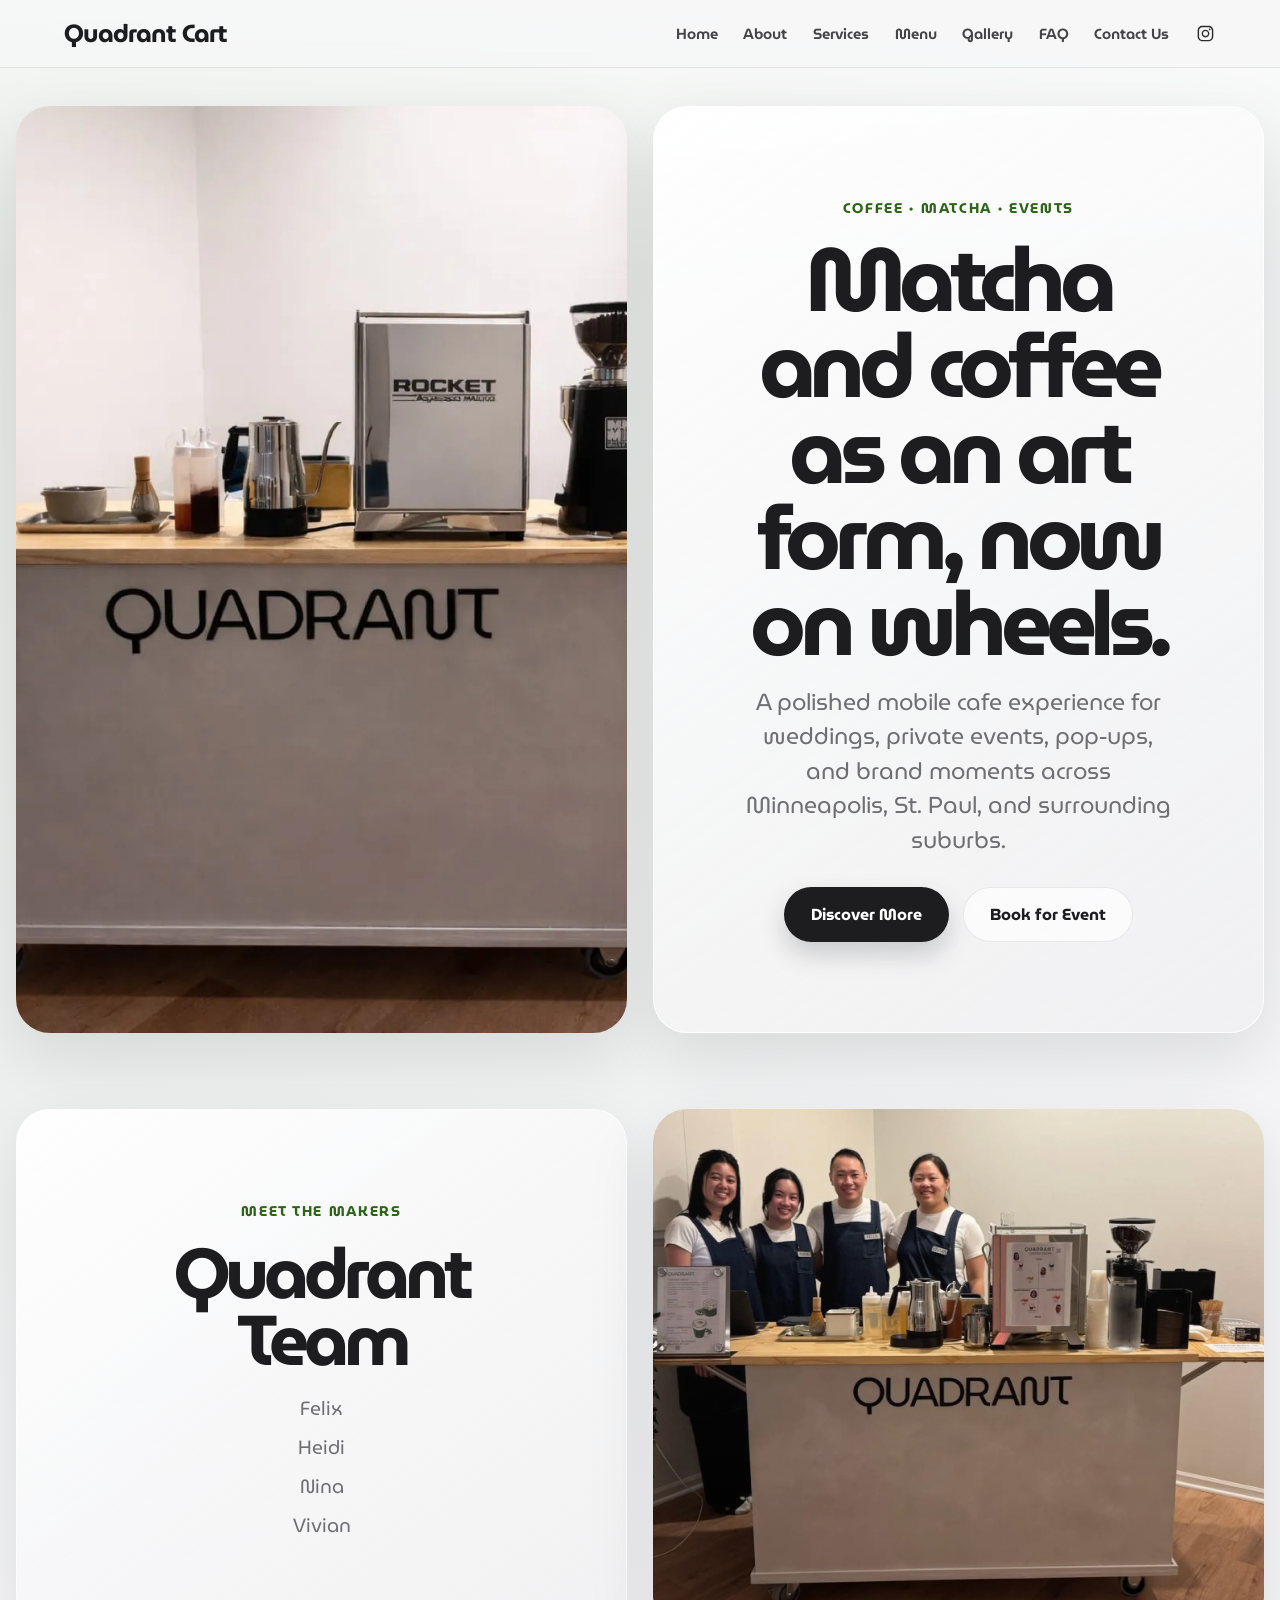
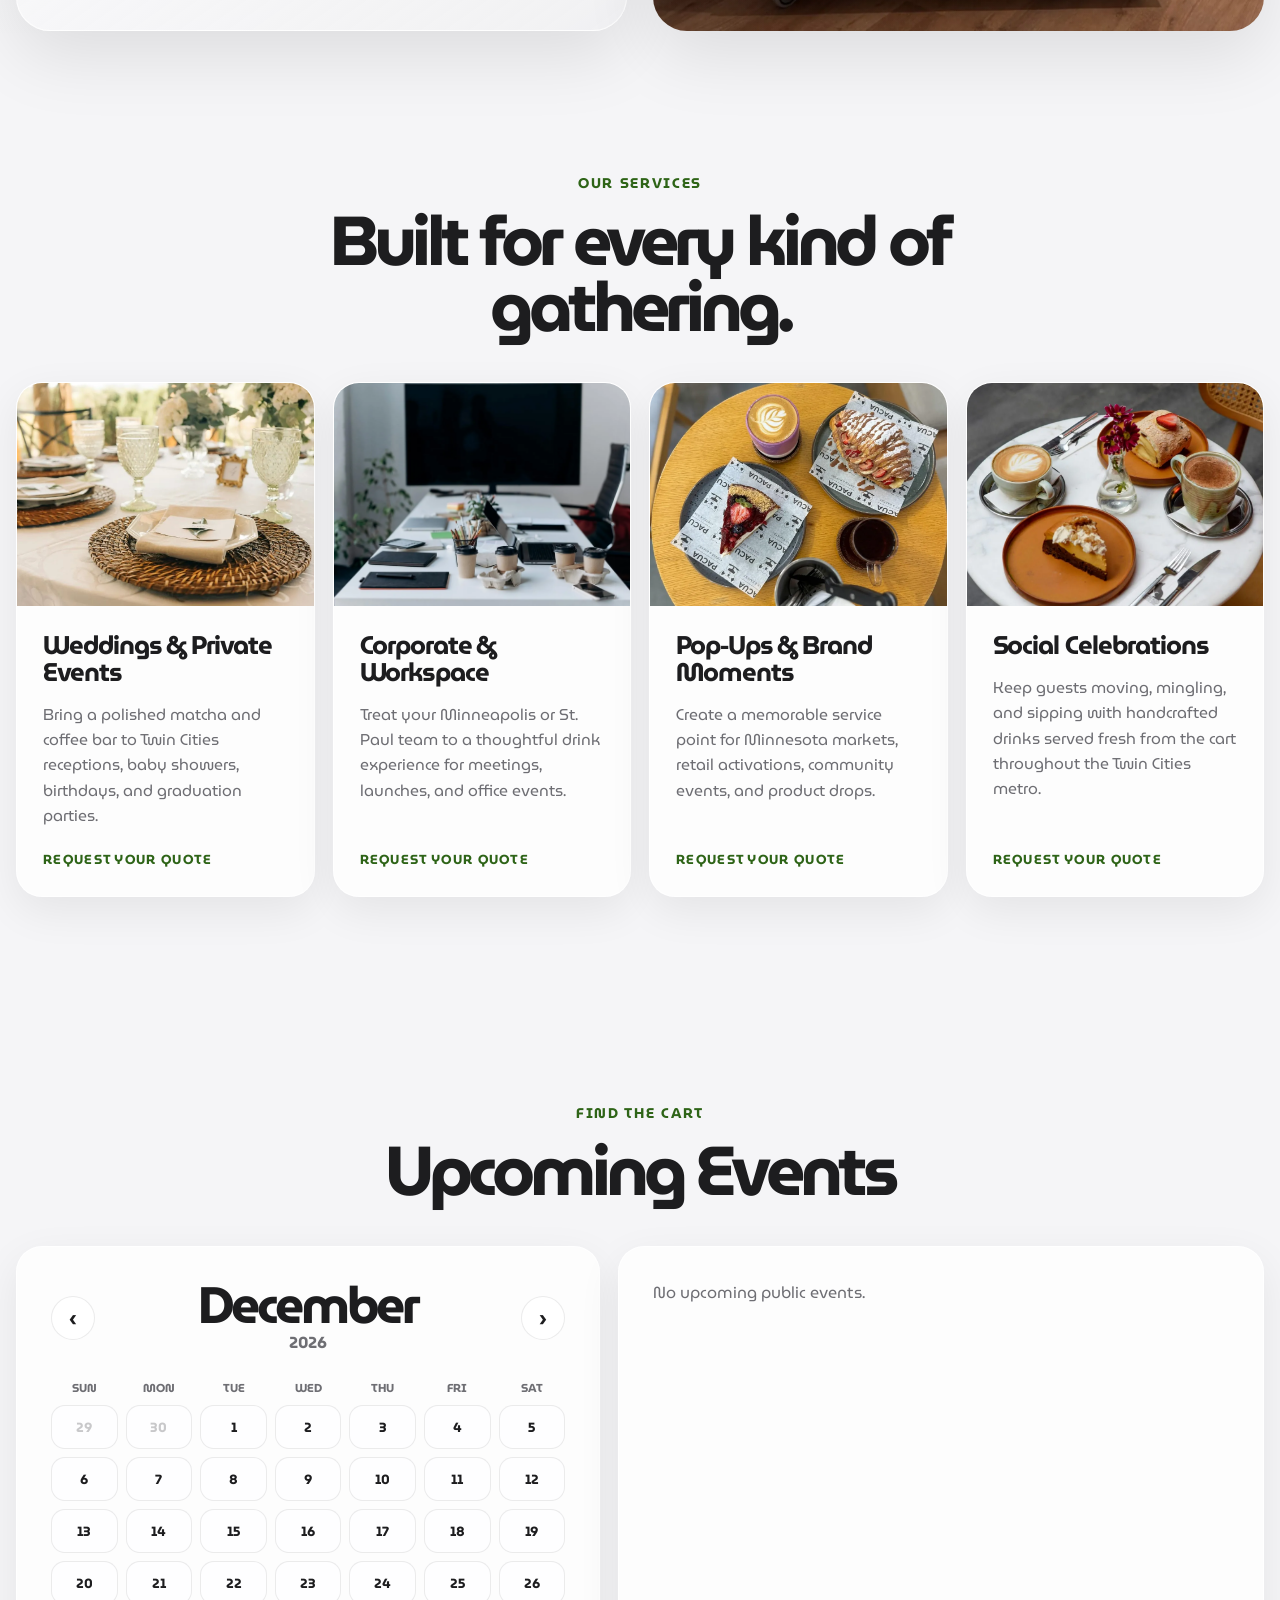
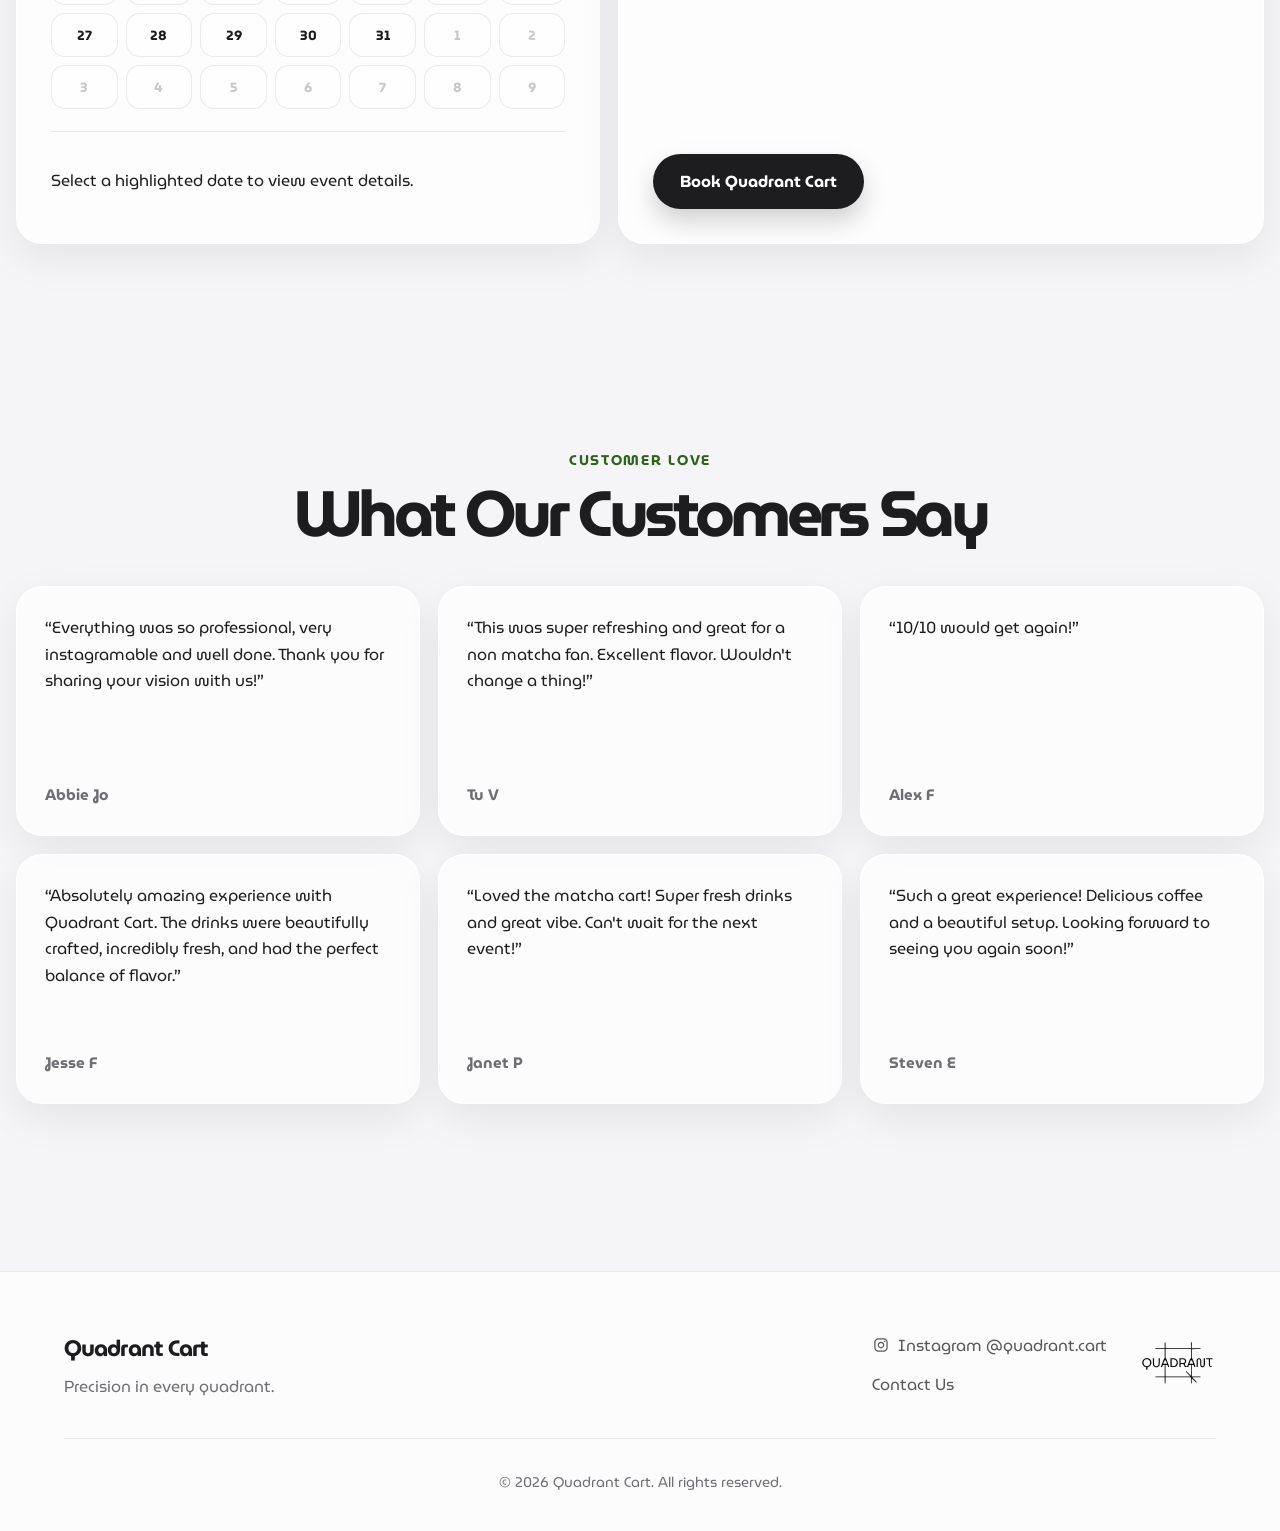
<file: index.html>
<!DOCTYPE html>
<html lang="en">

<head>
    <!-- Google tag (gtag.js) -->
    <script async src="https://www.googletagmanager.com/gtag/js?id=G-YGGLJJ0MZ8"></script>
    <script>
      window.dataLayer = window.dataLayer || [];
      function gtag(){dataLayer.push(arguments);}
      gtag('js', new Date());

      gtag('config', 'G-YGGLJJ0MZ8');
    </script>
    <meta charset="UTF-8">
    <meta name="viewport" content="width=device-width, initial-scale=1.0, viewport-fit=cover">
    <title>Quadrant Cart | Minneapolis & St. Paul Mobile Coffee and Matcha Cart</title>
    <meta name="description" content="Quadrant Cart is a Minneapolis and St. Paul mobile coffee and matcha cart serving weddings, private events, corporate gatherings, pop-ups, and brand activations across Minnesota.">
    <meta name="robots" content="index, follow">
    <meta name="author" content="Quadrant Cart">
    <meta name="theme-color" content="#f5f5f7">
    <link rel="icon" href="optimized/favicon-32x32.png" type="image/png" sizes="32x32">
    <link rel="canonical" href="https://quadrantcart.com/">
    <meta property="og:type" content="website">
    <meta property="og:site_name" content="Quadrant Cart">
    <meta property="og:title" content="Quadrant Cart | Minneapolis & St. Paul Mobile Coffee and Matcha Cart">
    <meta property="og:description" content="A polished mobile coffee and matcha cart experience for weddings, private events, pop-ups, corporate gatherings, and brand moments in the Twin Cities and across Minnesota.">
    <meta property="og:url" content="https://quadrantcart.com/">
    <meta property="og:image" content="https://quadrantcart.com/optimized/cof-cart.jpg">
    <meta property="og:image:alt" content="Quadrant Cart mobile coffee and matcha setup">
    <meta name="twitter:card" content="summary_large_image">
    <meta name="twitter:title" content="Quadrant Cart | Minneapolis & St. Paul Coffee Cart">
    <meta name="twitter:description" content="Coffee, matcha, and event cart service for gatherings in Minneapolis, St. Paul, and surrounding suburbs.">
    <meta name="twitter:image" content="https://quadrantcart.com/optimized/cof-cart.jpg">

    <link rel="preconnect" href="https://fonts.googleapis.com">
    <link rel="preconnect" href="https://fonts.gstatic.com" crossorigin>
    <link rel="stylesheet" href="https://fonts.googleapis.com/css2?family=MuseoModerno:wght@400;600;700&display=swap">
    <link rel="stylesheet" href="styles.css">
    <script type="application/ld+json">
        {
            "@context": "https://schema.org",
            "@type": "FoodEstablishment",
            "name": "Quadrant Cart",
            "url": "https://quadrantcart.com/",
            "description": "Premium mobile matcha and coffee cart catering for events in Minneapolis and the Twin Cities.",
            "email": "quadrant.cart@gmail.com",
            "areaServed": "Minneapolis, Minnesota",
            "servesCuisine": [
                "Coffee",
                "Matcha",
                "Tea"
            ],
            "sameAs": [
                "https://www.instagram.com/quadrant.cart"
            ]
        }
    </script>
</head>

<body>
    <header class="navbar">
        <a href="index.html" class="logo">Quadrant Cart</a>

        <nav aria-label="Main navigation">
            <ul class="nav-links">
                <li><a href="index.html">Home</a></li>
                <li><a href="about.html">About</a></li>
                <li><a href="services.html">Services</a></li>
                <li><a href="menu.html">Menu</a></li>
                <li><a href="gallery.html">Gallery</a></li>
                <li><a href="faq.html">FAQ</a></li>
                <li><a href="contact-us.html">Contact Us</a></li>
                <li>
                    <a href="https://www.instagram.com/quadrant.cart" target="_blank" rel="noopener">
                        <img src="insta-logo.svg" alt="Quadrant Cart Instagram profile" class="nav-logo" width="32" height="32" decoding="async">
                    </a>
                </li>
            </ul>
        </nav>
    </header>

    <main>
        <section class="hero-section">
            <div class="box left-box" aria-label="Quadrant Cart matcha and coffee cart"></div>

            <div class="box right-box">
                <p class="eyebrow">Coffee • Matcha • Events</p>
                <h1>Matcha and coffee as an art form, now on wheels.</h1>
                <p class="hero-copy">A polished mobile cafe experience for weddings, private events, pop-ups, and brand moments across Minneapolis, St. Paul, and surrounding suburbs.</p>
                <div class="button-group">
                    <a href="about.html" class="button button-dark">Discover More</a>
                    <a href="contact-us.html" class="button button-light">Book for Event</a>
                </div>
            </div>
        </section>

        <section class="hero-section_2 team-section">
            <div class="box left-box_2">
                <p class="eyebrow">Meet the makers</p>
                <h2>Quadrant Team</h2>
                <div class="team-list">
                    <a href="about.html#felix">Felix</a>
                    <a href="about.html#heidi">Heidi</a>
                    <a href="about.html#nina">Nina</a>
                    <a href="about.html#vivian">Vivian</a>
                </div>
            </div>
            <div class="box right-box_2" aria-label="Quadrant Cart team"></div>
        </section>

        <section class="home-services">
            <div class="section-heading">
                <p class="eyebrow">Our services</p>
                <h2>Built for every kind of gathering.</h2>
            </div>

            <div class="service-grid">
                <article class="service-card">
                    <picture>
                        <source srcset="optimized/service-weddings.webp" type="image/webp">
                        <img src="optimized/service-weddings.jpg" alt="Elegant wedding reception table for Twin Cities coffee and matcha cart catering" loading="lazy" decoding="async">
                    </picture>
                    <div class="service-card-content">
                        <h3>Weddings & Private Events</h3>
                        <p>Bring a polished matcha and coffee bar to Twin Cities receptions, baby showers, birthdays, and graduation parties.</p>
                        <a href="contact-us.html#booking" class="service-link">Request your quote</a>
                    </div>
                </article>

                <article class="service-card">
                    <picture>
                        <source srcset="optimized/service-corporate.webp" type="image/webp">
                        <img src="optimized/service-corporate.jpg" alt="Coffee cups on a corporate meeting table for Minneapolis and St. Paul office events" loading="lazy" decoding="async">
                    </picture>
                    <div class="service-card-content">
                        <h3>Corporate & Workspace</h3>
                        <p>Treat your Minneapolis or St. Paul team to a thoughtful drink experience for meetings, launches, and office events.</p>
                        <a href="contact-us.html#booking" class="service-link">Request your quote</a>
                    </div>
                </article>

                <article class="service-card">
                    <picture>
                        <source srcset="optimized/service-popups.webp" type="image/webp">
                        <img src="optimized/service-popups.jpg" alt="Coffee and pastries arranged for a Minnesota pop-up or brand activation" loading="lazy" decoding="async">
                    </picture>
                    <div class="service-card-content">
                        <h3>Pop-Ups & Brand Moments</h3>
                        <p>Create a memorable service point for Minnesota markets, retail activations, community events, and product drops.</p>
                        <a href="contact-us.html#booking" class="service-link">Request your quote</a>
                    </div>
                </article>

                <article class="service-card">
                    <picture>
                        <source srcset="optimized/service-social.webp" type="image/webp">
                        <img src="optimized/service-social.jpg" alt="Coffee drinks and desserts for a Twin Cities private party or social celebration" loading="lazy" decoding="async">
                    </picture>
                    <div class="service-card-content">
                        <h3>Social Celebrations</h3>
                        <p>Keep guests moving, mingling, and sipping with handcrafted drinks served fresh from the cart throughout the Twin Cities metro.</p>
                        <a href="contact-us.html#booking" class="service-link">Request your quote</a>
                    </div>
                </article>
            </div>
        </section>

        <section class="events-section" aria-labelledby="events-heading">
            <div class="section-heading">
                <p class="eyebrow">Find the cart</p>
                <h2 id="events-heading">Upcoming Events</h2>
            </div>

            <div class="events-panel">
                <div class="calendar-card" aria-label="Event calendar">
                    <div class="calendar-header">
                        <button type="button" class="calendar-nav-button" data-calendar-prev aria-label="View previous month">‹</button>
                        <div>
                            <p data-calendar-month></p>
                            <span data-calendar-year></span>
                        </div>
                        <button type="button" class="calendar-nav-button" data-calendar-next aria-label="View next month">›</button>
                    </div>

                    <div class="calendar-grid" data-calendar-grid>
                        <span>Sun</span>
                        <span>Mon</span>
                        <span>Tue</span>
                        <span>Wed</span>
                        <span>Thu</span>
                        <span>Fri</span>
                        <span>Sat</span>
                    </div>

                    <div class="selected-events" data-selected-events aria-live="polite">
                        <p>Select a highlighted date to view event details.</p>
                    </div>
                </div>

                <div class="event-list" aria-label="Upcoming public cart appearances">
                    <div data-public-events aria-live="polite">
                        <p class="event-empty">Loading upcoming events...</p>
                    </div>

                    <a href="contact-us.html#booking" class="button button-dark event-button">Book Quadrant Cart</a>
                </div>
            </div>
        </section>

        <section class="testimonials">
            <p class="eyebrow">Customer love</p>
            <h2>What Our Customers Say</h2>

            <div class="testimonial-container">
                <article class="testimonial-card">
                    <p>“Everything was so professional, very instagramable and well done. Thank you for sharing your vision with us!”</p>
                    <h4>Abbie Jo</h4>
                </article>

                <article class="testimonial-card">
                    <p>“This was super refreshing and great for a non matcha fan. Excellent flavor. Wouldn't change a thing!”</p>
                    <h4>Tu V</h4>
                </article>

                <article class="testimonial-card">
                    <p>“10/10 would get again!”</p>
                    <h4>Alex F</h4>
                </article>

                <article class="testimonial-card">
                    <p>“Absolutely amazing experience with Quadrant Cart. The drinks were beautifully crafted, incredibly fresh, and had the perfect balance of flavor.”</p>
                    <h4>Jesse F</h4>
                </article>

                <article class="testimonial-card">
                    <p>“Loved the matcha cart! Super fresh drinks and great vibe. Can't wait for the next event!”</p>
                    <h4>Janet P</h4>
                </article>

                <article class="testimonial-card">
                    <p>“Such a great experience! Delicious coffee and a beautiful setup. Looking forward to seeing you again soon!”</p>
                    <h4>Steven E</h4>
                </article>
            </div>
        </section>
    </main>

    <footer class="footer">
        <div class="footer-content">
            <div class="footer-left">
                <h3>Quadrant Cart</h3>
                <p>Precision in every quadrant.</p>
            </div>

            <div class="footer-links">
                <a href="https://www.instagram.com/quadrant.cart" target="_blank" rel="noopener">Instagram @quadrant.cart</a>
                <a href="contact-us.html">Contact Us</a>
            </div>

            <div class="footer-logo">
                <a href="https://www.instagram.com/quadrant.cart" target="_blank" rel="noopener">
                    <img src="Logo.svg" alt="Quadrant Cart coffee and matcha cart logo" class="footer-img" loading="lazy" decoding="async">
                </a>
            </div>
        </div>

        <div class="footer-bottom">
            <p>© 2026 Quadrant Cart. All rights reserved.</p>
        </div>
    </footer>
    <script src="js/calendar.js" defer></script>
</body>

</html>
</file>
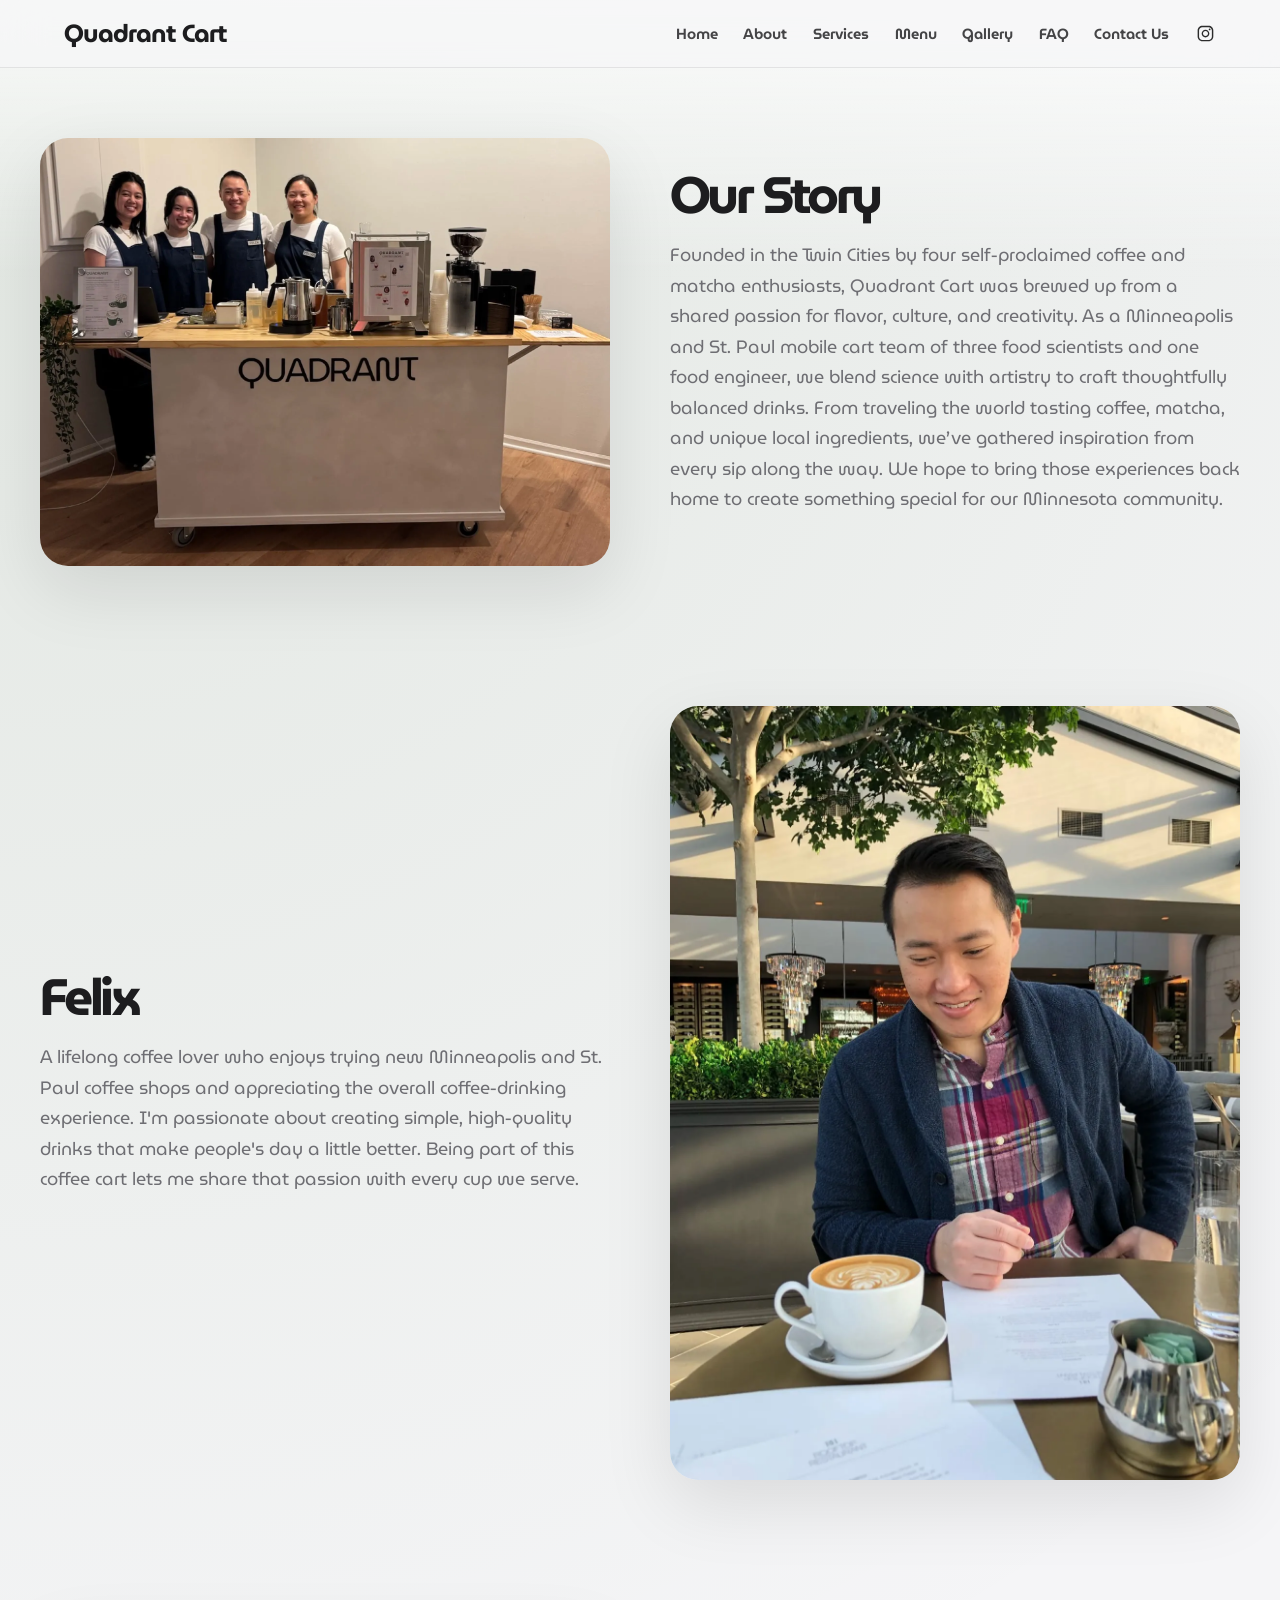
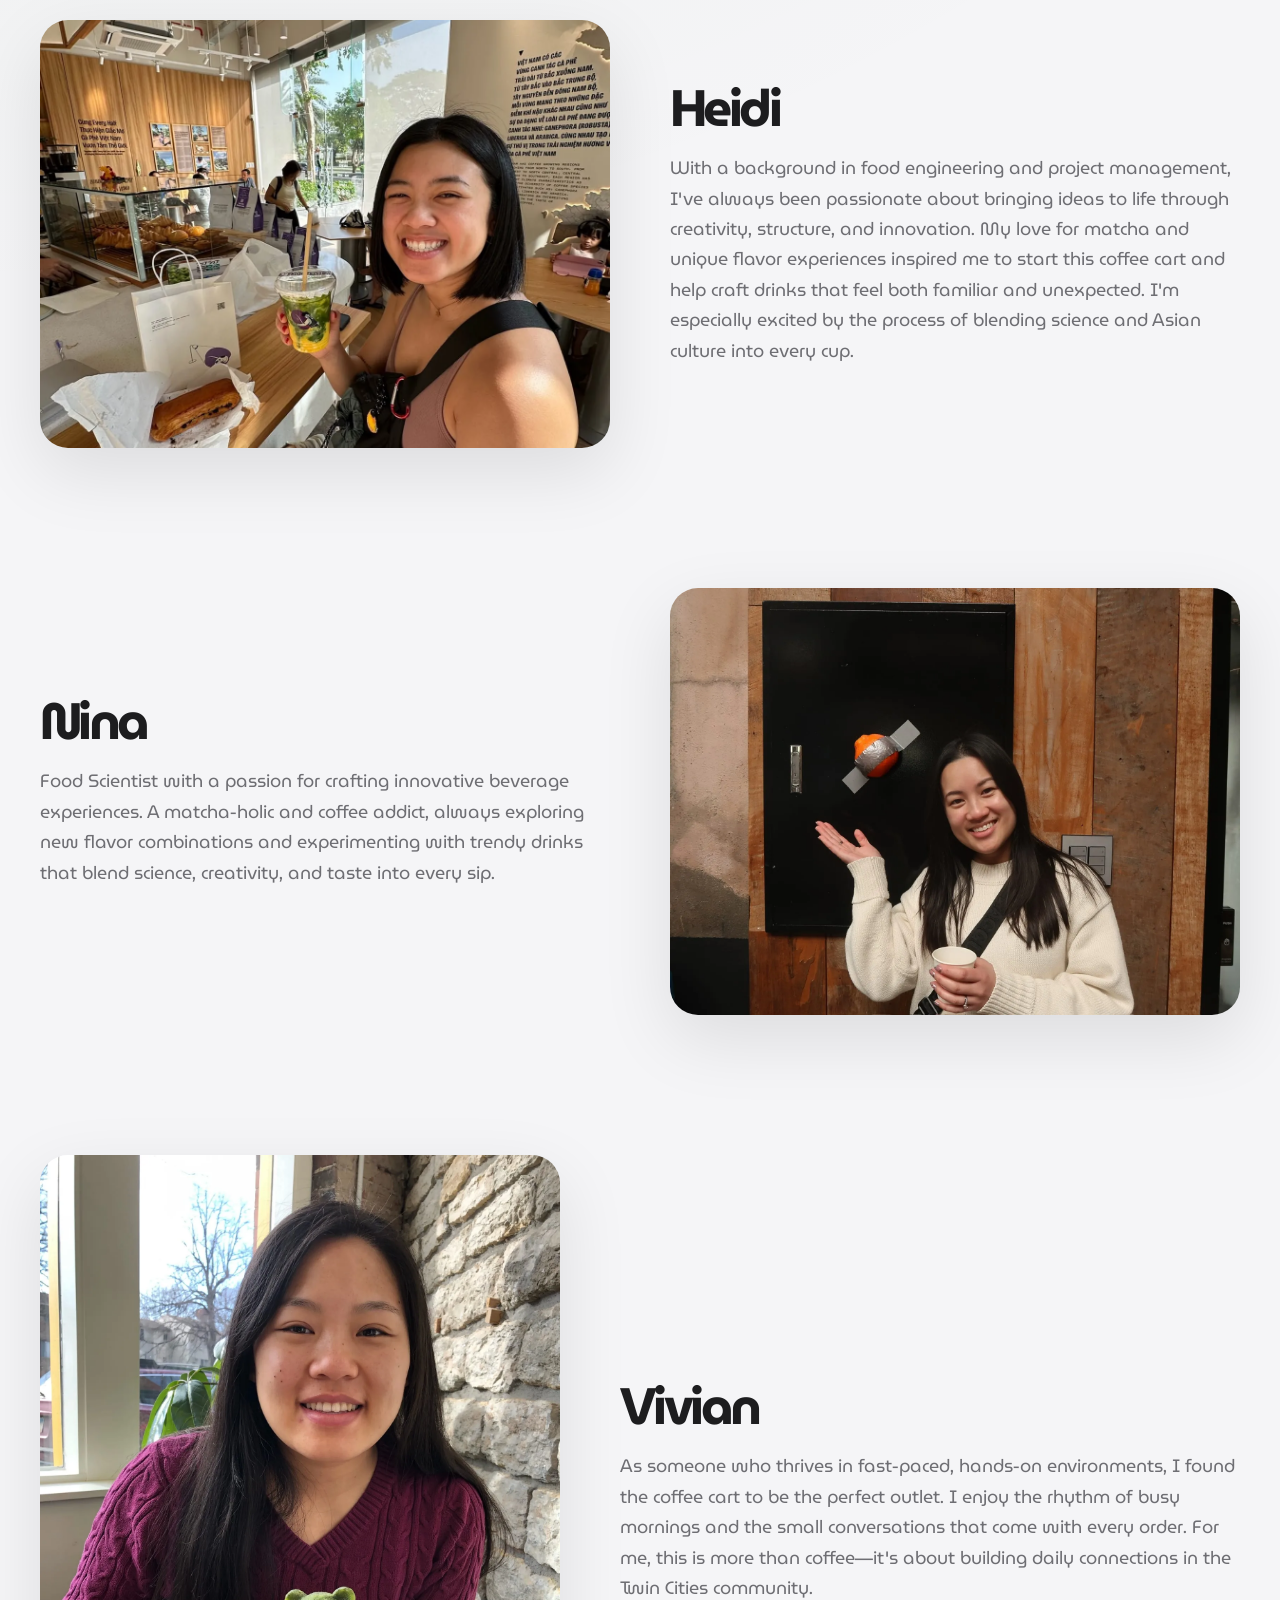
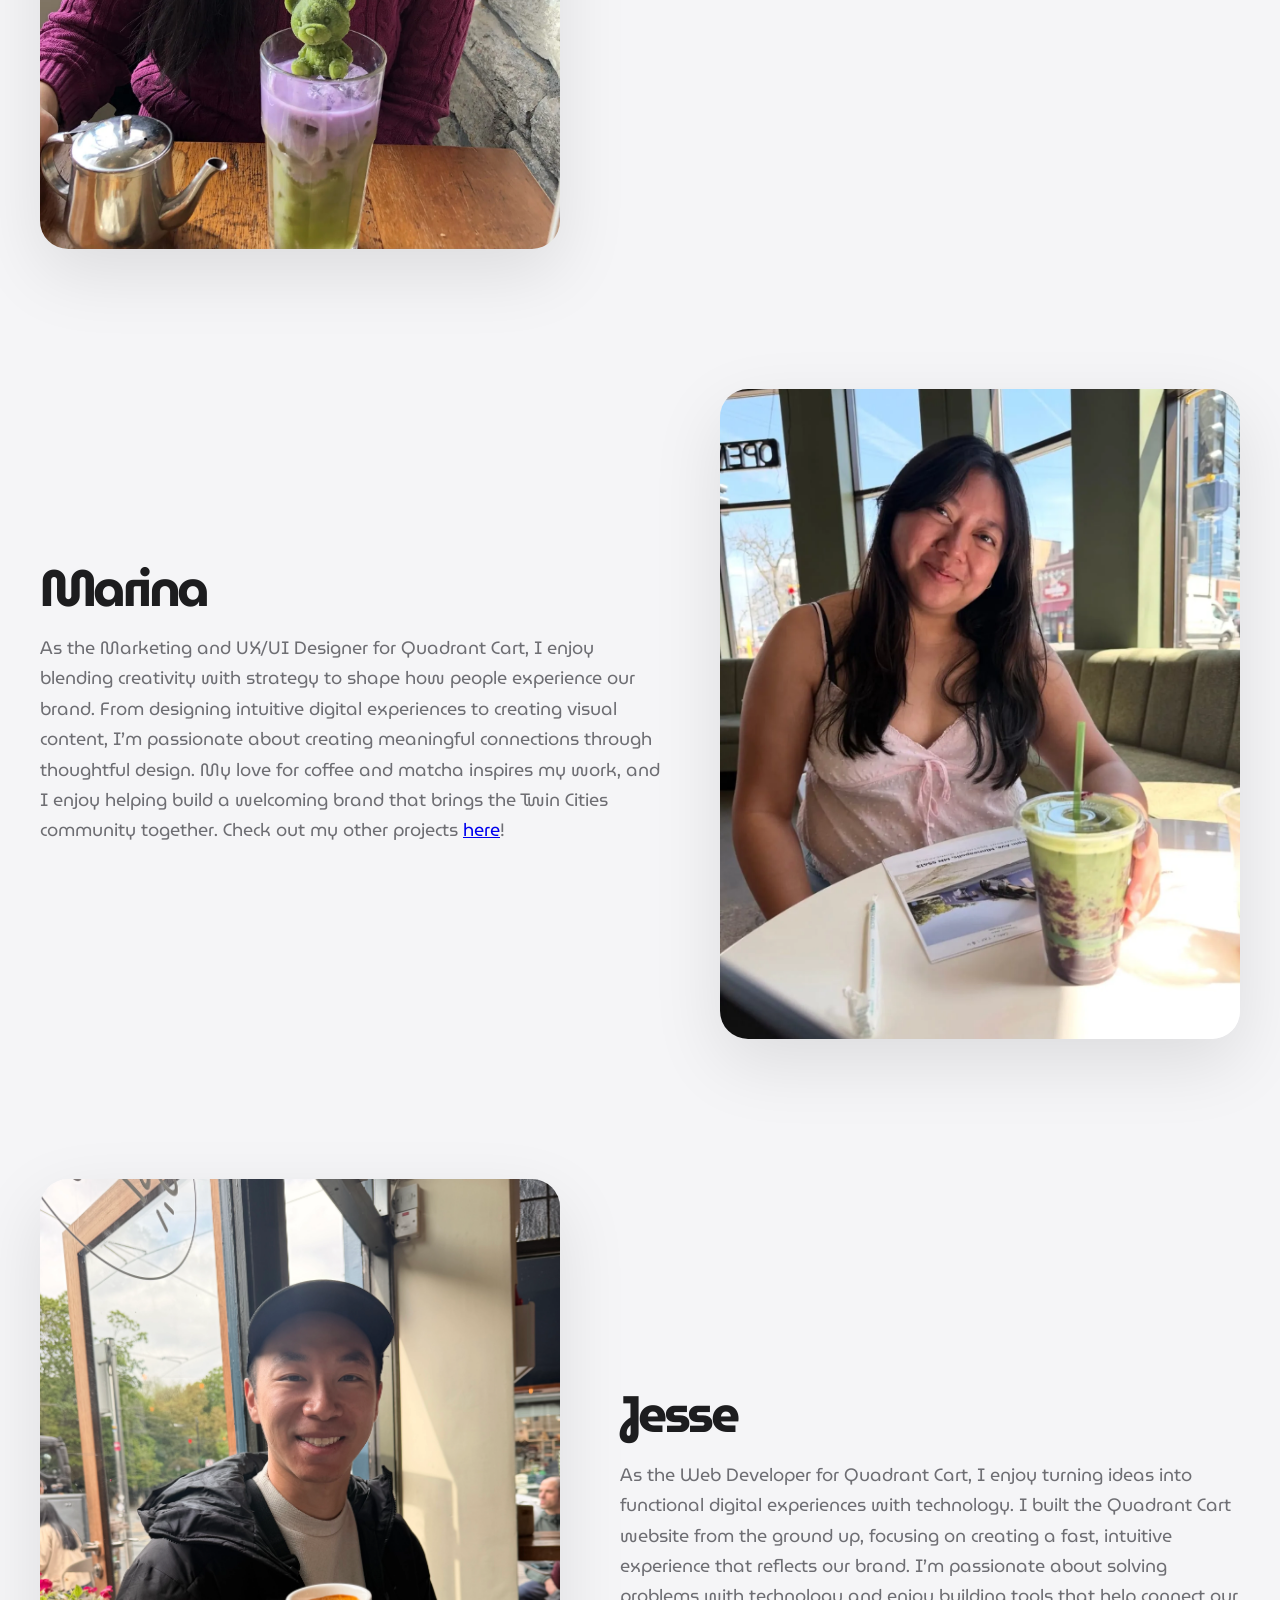
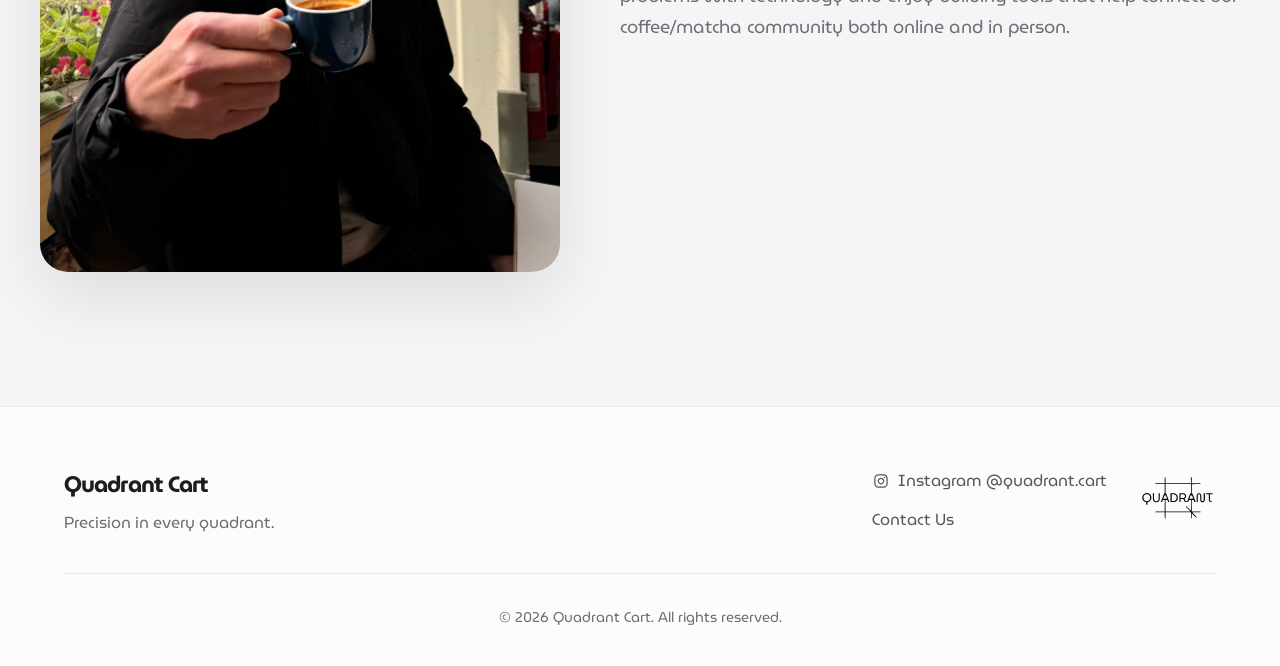
<file: about.html>
<!DOCTYPE html>
<html lang="en">

<head>
    <!-- Google tag (gtag.js) -->
    <script async src="https://www.googletagmanager.com/gtag/js?id=G-YGGLJJ0MZ8"></script>
    <script>
      window.dataLayer = window.dataLayer || [];
      function gtag(){dataLayer.push(arguments);}
      gtag('js', new Date());

      gtag('config', 'G-YGGLJJ0MZ8');
    </script>
    <meta charset="UTF-8">
    <meta name="viewport" content="width=device-width, initial-scale=1.0, viewport-fit=cover">
    <title>About Quadrant Cart | Twin Cities Coffee & Matcha Event Cart Team</title>
    <meta name="description" content="Meet the Quadrant Cart team, a Minneapolis and St. Paul coffee and matcha cart blending food science, creativity, and thoughtful event service.">
    <meta name="robots" content="index, follow">
    <meta name="author" content="Quadrant Cart">
    <meta name="theme-color" content="#f5f5f7">
    <link rel="icon" href="favicon-32x32.png" type="image/png" sizes="32x32">
    <link rel="canonical" href="https://quadrantcart.com/about.html">
    <meta property="og:type" content="website">
    <meta property="og:site_name" content="Quadrant Cart">
    <meta property="og:title" content="About Quadrant Cart | Twin Cities Coffee & Matcha Event Cart Team">
    <meta property="og:description" content="Meet the Minneapolis and St. Paul team behind Quadrant Cart and learn how coffee, matcha, food science, and event service shape every drink.">
    <meta property="og:url" content="https://quadrantcart.com/about.html">
    <meta property="og:image" content="https://quadrantcart.com/optimized/quad-team.jpg">
    <meta property="og:image:alt" content="Quadrant Cart team">
    <meta name="twitter:card" content="summary_large_image">
    <meta name="twitter:title" content="About Quadrant Cart">
    <meta name="twitter:description" content="Meet the Twin Cities team behind the Minneapolis and St. Paul mobile coffee and matcha cart.">
    <meta name="twitter:image" content="https://quadrantcart.com/optimized/quad-team.jpg">

    <link rel="preconnect" href="https://fonts.googleapis.com">
    <link rel="preconnect" href="https://fonts.gstatic.com" crossorigin>
    <link rel="stylesheet" href="https://fonts.googleapis.com/css2?family=MuseoModerno:wght@400;600;700&display=swap">
    <link rel="stylesheet" href="styles.css">
</head>

<body>

    <header class="navbar">
        <a href="index.html" class="logo">Quadrant Cart</a>

        <nav aria-label="Main navigation">
            <ul class="nav-links">
                <li><a href="index.html">Home</a></li>
                <li><a href="about.html">About</a></li>
                <li><a href="services.html">Services</a></li>
                <li><a href="menu.html">Menu</a></li>
                <li><a href="gallery.html">Gallery</a></li>
                <li><a href="faq.html">FAQ</a></li>
                <li><a href="contact-us.html">Contact Us</a></li>
                <li>
                    <a href="https://www.instagram.com/quadrant.cart" target="_blank" rel="noopener noreferrer">
                    <img src="insta-logo.svg" alt="Quadrant Cart Instagram profile" class="nav-logo" width="32" height="32" decoding="async">
                    </a>
                </li>
            </ul>
        </nav>
    </header>

<main>
<section class="about-section">
    <div class="about-container">

        <div class="about-left">
            <picture>
                        <source srcset="optimized/quad-team.webp" type="image/webp">
                        <img src="optimized/quad-team.jpg" alt="Quadrant Cart Twin Cities coffee and matcha team with mobile cart" decoding="async" fetchpriority="high">
                    </picture>
        </div>

        <div class="about-right">
            <h1>Our Story</h1>
            <p>
                Founded in the Twin Cities by four self-proclaimed coffee and matcha enthusiasts, Quadrant Cart was brewed up from a shared passion for flavor, culture, and creativity. As a Minneapolis and St. Paul mobile cart team of three food scientists and one food engineer, we blend science with artistry to craft thoughtfully balanced drinks. From traveling the world tasting coffee, matcha, and unique local ingredients, we’ve gathered inspiration from every sip along the way. We hope to bring those experiences back home to create something special for our Minnesota community.
            </p>
        </div>

    </div>
</section>

<section class="about-section" id="felix">
    <div class="about-container reverse">

        <div class="about-left about-left-felix">
            <picture>
                        <source srcset="optimized/felix.webp" type="image/webp">
                        <img src="optimized/felix.jpg" alt="Felix L. of Quadrant Cart holding coffee at a Twin Cities event" loading="lazy" decoding="async">
                    </picture>
        </div>

        <div class="about-right">
            <h2>Felix</h2>
            <p>
                A lifelong coffee lover who enjoys trying new Minneapolis and St. Paul coffee shops and appreciating the overall coffee-drinking experience. I'm passionate about creating simple, high-quality drinks that make people's day a little better. Being part of this coffee cart lets me share that passion with every cup we serve.
            </p>
        </div>

    </div>
</section>

<section class="about-section" id="heidi">
    <div class="about-container">

        <div class="about-left">
            <picture>
                        <source srcset="optimized/heidi.webp" type="image/webp">
                        <img src="optimized/heidi.jpg" alt="Heidi L. of Quadrant Cart, Minneapolis and St. Paul matcha cart co-founder" loading="lazy" decoding="async">
                    </picture>
        </div>

        <div class="about-right">
            <h2>Heidi</h2>
            <p>
                With a background in food engineering and project management, I've always been passionate about bringing ideas to life through creativity, structure, and innovation. My love for matcha and unique flavor experiences inspired me to start this coffee cart and help craft drinks that feel both familiar and unexpected. I'm especially excited by the process of blending science and Asian culture into every cup.
            </p>
        </div>

    </div>
</section>

<section class="about-section" id="nina">
    <div class="about-container reverse">

        <div class="about-left">
            <picture>
                        <source srcset="optimized/nina.webp" type="image/webp">
                        <img src="optimized/nina.jpg" alt="Nina L. of Quadrant Cart, Twin Cities coffee and matcha cart co-founder" loading="lazy" decoding="async">
                    </picture>
        </div>

        <div class="about-right">
            <h2>Nina</h2>
            <p>
                Food Scientist with a passion for crafting innovative beverage experiences. A matcha-holic and coffee addict, always exploring new flavor combinations and experimenting with trendy drinks that blend science, creativity, and taste into every sip.

            </p>
        </div>

    </div>
</section>

<section class="about-section" id="vivian">
    <div class="about-container">

        <div class="about-left about-left-vivian">
            <picture>
                        <source srcset="optimized/Vivian_Pic.webp" type="image/webp">
                        <img src="optimized/Vivian_Pic.jpg" alt="Vivian H. of Quadrant Cart, Minnesota mobile coffee and matcha cart team member" loading="lazy" decoding="async">
                    </picture>
        </div>

        <div class="about-right">
            <h2>Vivian</h2>
            <p>
                As someone who thrives in fast-paced, hands-on environments, I found the coffee cart to be the perfect outlet. I enjoy the rhythm of busy mornings and the small conversations that come with every order. For me, this is more than coffee—it's about building daily connections in the Twin Cities community.
            </p>
        </div>

    </div>
</section>

<section class="about-section" id="marina">
    <div class="about-container reverse">

        <div class="about-left about-left-marina">
            <picture>
                        <source srcset="optimized/IMG_6804.webp" type="image/webp">
                        <img src="optimized/IMG_6804.jpg" alt="Marina H. of Quadrant Cart, Minnesota mobile coffee and matcha cart team member" loading="lazy" decoding="async">
                    </picture>
        </div>

        <div class="about-right">
            <h2>Marina</h2>
            <p>
                
                As the Marketing and UX/UI Designer for Quadrant Cart, I enjoy blending creativity with strategy to shape how people experience our brand. From designing intuitive digital experiences to creating visual content, I’m passionate about creating meaningful connections through thoughtful design. My love for coffee and matcha inspires my work, and I enjoy helping build a welcoming brand that brings the Twin Cities community together.

                Check out my other projects
                <a href="https://www.uxmarinaheng.com/" target="_blank" rel="noopener noreferrer">
                here</a>!
</p>

            </p>
        </div>

    </div>
</section>

<section class="about-section" id="jesse">
    <div class="about-container">

        <div class="about-left about-left-jesse">
            <picture>
                <source srcset="optimized/IMG_2608.webp" type="image/webp">
                <img src="optimized/IMG_2608.jpg" alt="Jesse F. of Quadrant Cart holding a coffee" loading="lazy" decoding="async">
            </picture>
        </div>

        <div class="about-right">
            <h2>Jesse</h2>
            <p>
                As the Web Developer for Quadrant Cart, I enjoy turning ideas into functional digital experiences with technology. I built the Quadrant Cart website from the ground up, focusing on creating a fast, intuitive experience that reflects our brand. I’m passionate about solving problems with technology and enjoy building tools that help connect our coffee/matcha community both online and in person.
            </p>
        </div>

    </div>
</section>

</main>

<footer class="footer">
    <div class="footer-content">

        <div class="footer-left">
            <h3>Quadrant Cart</h3>
            <p>Precision in every quadrant.</p>
        </div>

        <div class="footer-links">
            <a href="https://www.instagram.com/quadrant.cart" target="_blank" rel="noopener noreferrer">Instagram @quadrant.cart</a>
            <a href="contact-us.html">Contact Us</a>
        </div>

        <div class="footer-logo">
            <a href="https://www.instagram.com/quadrant.cart" target="_blank" rel="noopener noreferrer">
                <img src="Logo.svg" alt="Quadrant Cart coffee and matcha cart logo" class="footer-img" loading="lazy" decoding="async">
            </a>
        </div>

    </div>


    <div class="footer-bottom">
        <p>© 2026 Quadrant Cart. All rights reserved.</p>
    </div>
</footer>

</body>

</html>
</file>
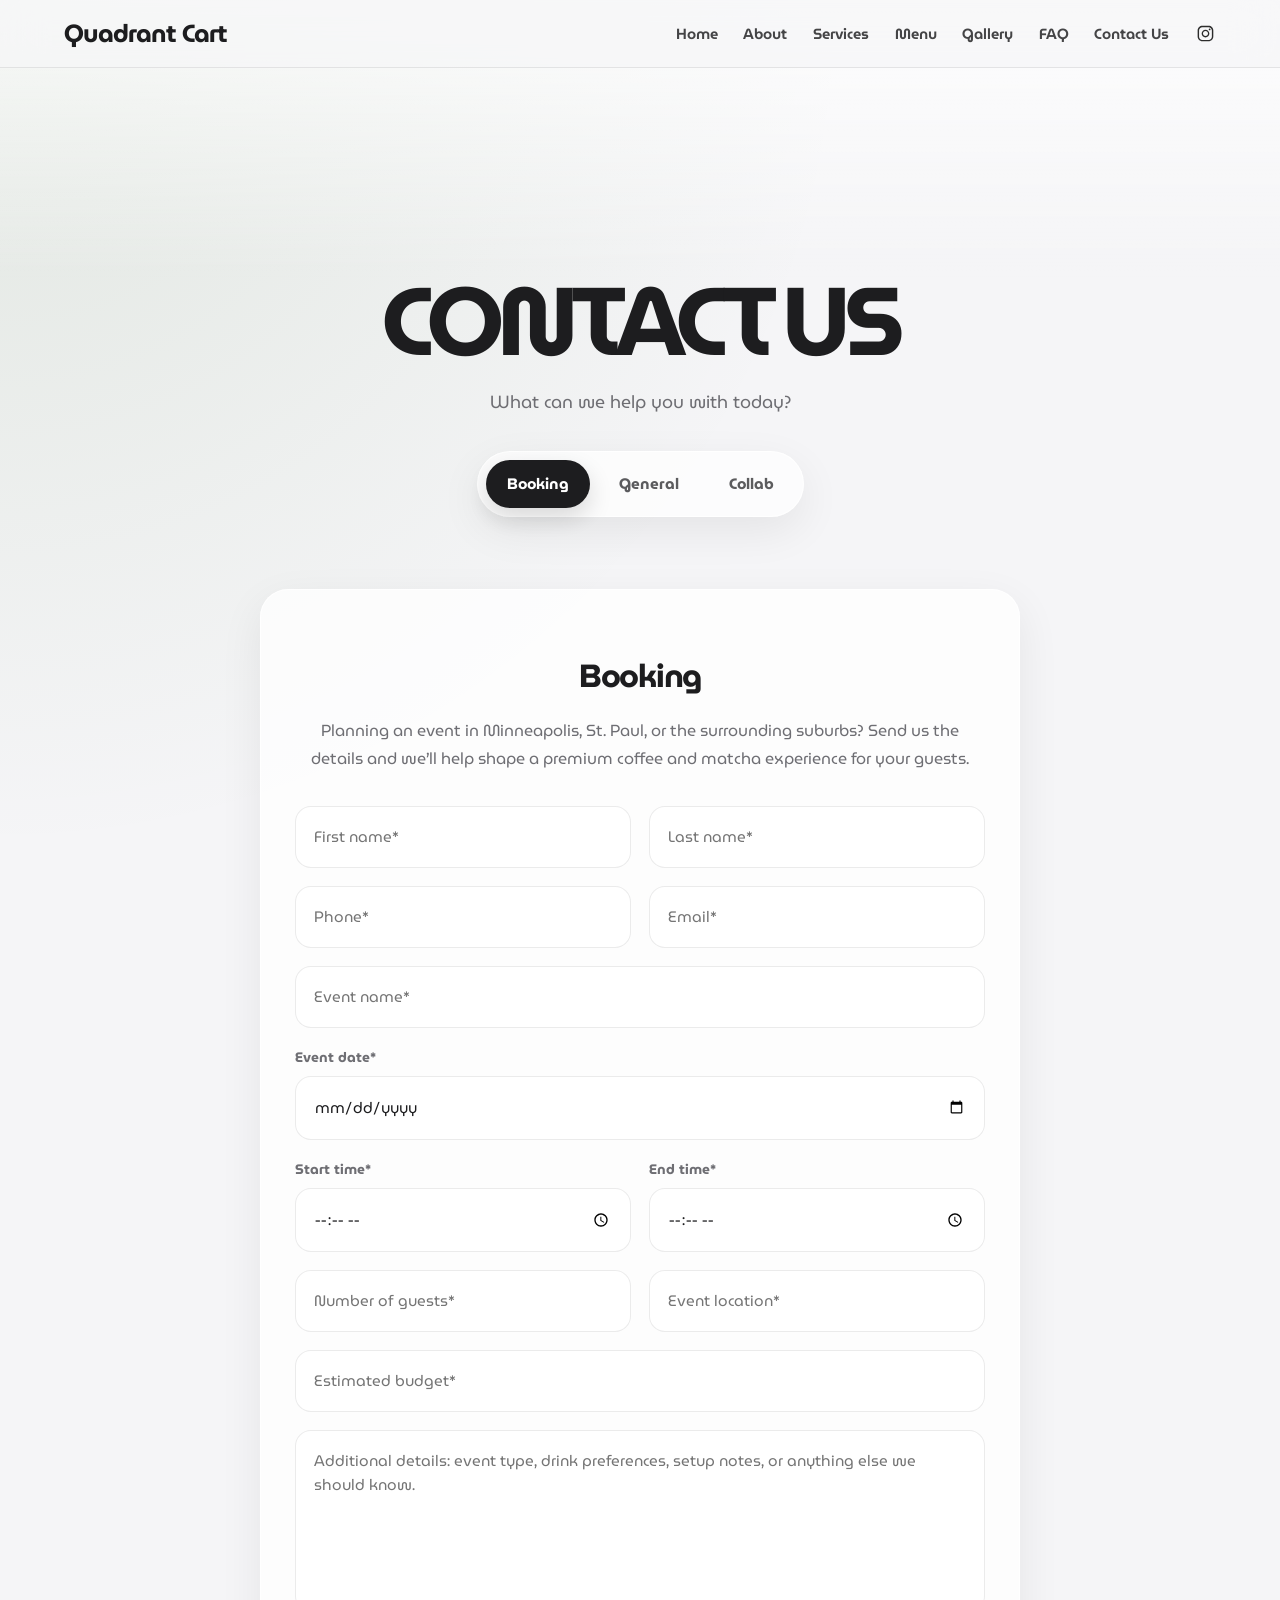
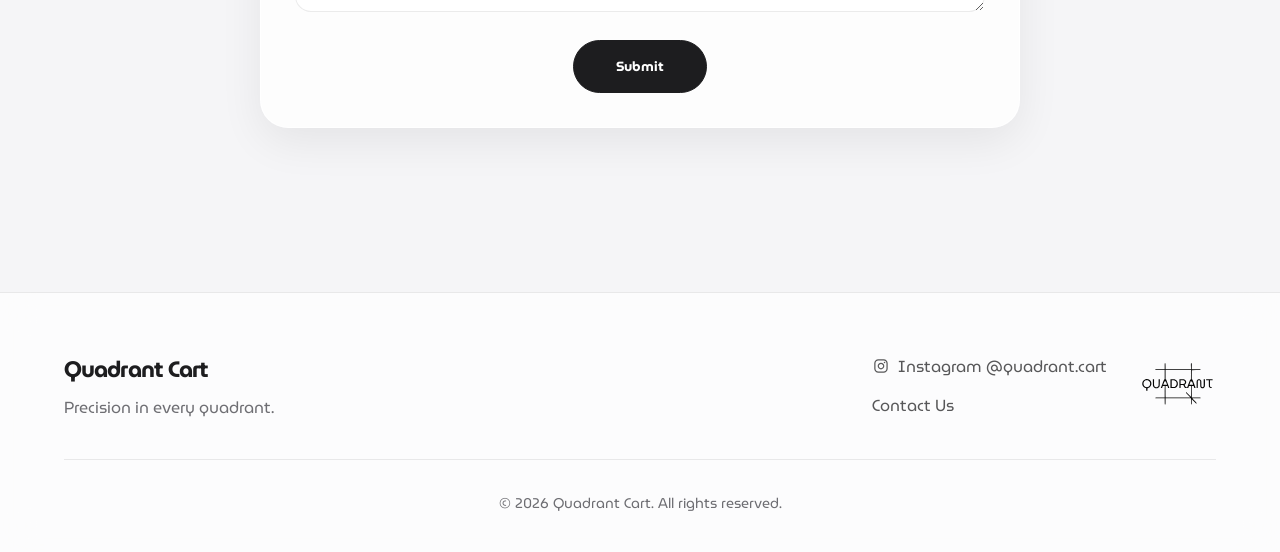
<file: contact-us.html>
<!DOCTYPE html>
<html lang="en">
<head>
    <!-- Google tag (gtag.js) -->
    <script async src="https://www.googletagmanager.com/gtag/js?id=G-YGGLJJ0MZ8"></script>
    <script>
      window.dataLayer = window.dataLayer || [];
      function gtag(){dataLayer.push(arguments);}
      gtag('js', new Date());

      gtag('config', 'G-YGGLJJ0MZ8');
    </script>
    <meta charset="UTF-8">
    <meta name="viewport" content="width=device-width, initial-scale=1.0, viewport-fit=cover">
    <title>Contact & Booking | Minneapolis & St. Paul Coffee and Matcha Cart</title>
    <meta name="description" content="Contact Quadrant Cart to book a mobile coffee and matcha cart for weddings, corporate events, private parties, pop-ups, and collaborations in Minneapolis, St. Paul, and Minnesota.">
    <meta name="robots" content="index, follow">
    <meta name="author" content="Quadrant Cart">
    <meta name="theme-color" content="#f5f5f7">
    <link rel="icon" href="optimized/favicon-32x32.png" type="image/png" sizes="32x32">
    <link rel="canonical" href="https://quadrantcart.com/contact-us.html">
    <meta property="og:type" content="website">
    <meta property="og:site_name" content="Quadrant Cart">
    <meta property="og:title" content="Contact Quadrant Cart | Book a Twin Cities Coffee & Matcha Cart">
    <meta property="og:description" content="Send a booking request, general inquiry, or collaboration message for Minneapolis, St. Paul, and Minnesota events.">
    <meta property="og:url" content="https://quadrantcart.com/contact-us.html">
    <meta property="og:image" content="https://quadrantcart.com/optimized/cof-cart.jpg">
    <meta property="og:image:alt" content="Quadrant Cart mobile coffee and matcha setup">
    <meta name="twitter:card" content="summary_large_image">
    <meta name="twitter:title" content="Contact Quadrant Cart">
    <meta name="twitter:description" content="Book a mobile coffee and matcha cart for events in Minneapolis, St. Paul, and surrounding suburbs.">
    <meta name="twitter:image" content="https://quadrantcart.com/optimized/cof-cart.jpg">

    <link rel="preconnect" href="https://fonts.googleapis.com">
    <link rel="preconnect" href="https://fonts.gstatic.com" crossorigin>
    <link href="https://fonts.googleapis.com/css2?family=MuseoModerno:wght@400;500;600;700&display=swap" rel="stylesheet">
    <link rel="stylesheet" href="styles.css">
</head>

<body>
    <header class="navbar" aria-label="Primary navigation">
        <a href="index.html" class="logo" aria-label="Quadrant Cart home">Quadrant Cart</a>

        <nav>
            <ul class="nav-links">
                <li><a href="index.html">Home</a></li>
                <li><a href="about.html">About</a></li>
                <li><a href="services.html">Services</a></li>
                <li><a href="menu.html">Menu</a></li>
                <li><a href="gallery.html">Gallery</a></li>
                <li><a href="faq.html">FAQ</a></li>
                <li><a href="contact-us.html" aria-current="page">Contact Us</a></li>
                <li>
                    <a href="https://www.instagram.com/quadrant.cart" target="_blank" rel="noopener noreferrer" aria-label="Visit Quadrant Cart on Instagram">
                        <img src="insta-logo.svg" alt="Quadrant Cart Instagram profile" class="nav-logo" width="32" height="32" decoding="async">
                    </a>
                </li>
            </ul>
        </nav>
    </header>

    <main class="contact-page">

        <section class="contact-hero">
            <div class="contact-hero-content">
                <h1>CONTACT US</h1>
                <p class="hero-subtext">What can we help you with today?</p>

                <div class="contact-tabs" role="tablist" aria-label="Contact form options">
                    <button type="button" class="contact-tab is-active" role="tab" aria-selected="true" aria-controls="booking" id="booking-tab" data-contact-tab="booking">Booking</button>
                    <button type="button" class="contact-tab" role="tab" aria-selected="false" aria-controls="general" id="general-tab" data-contact-tab="general">General</button>
                    <button type="button" class="contact-tab" role="tab" aria-selected="false" aria-controls="collab" id="collab-tab" data-contact-tab="collab">Collab</button>
                </div>
            </div>
        </section>

        <section id="booking" class="contact-form-section is-active" role="tabpanel" aria-labelledby="booking-tab">
            <div class="form-heading">
                <h2>Booking</h2>
                <p>
                    Planning an event in Minneapolis, St. Paul, or the surrounding suburbs? Send us the details and we’ll help shape a premium coffee and matcha experience for your guests.
                </p>
            </div>

            <form action="https://formspree.io/f/xredoybo" method="POST" class="contact-form">
                <input type="hidden" name="form_type" value="Booking">

                <div class="form-row">
                    <input type="text" name="first_name" placeholder="First name*" required>
                    <input type="text" name="last_name" placeholder="Last name*" required>
                </div>

                <div class="form-row">
                    <input type="tel" name="phone" placeholder="Phone*" required>
                    <input type="email" name="email" placeholder="Email*" required>
                </div>

                <input type="text" name="event_name" placeholder="Event name*" required>

                <label class="field-label">
                    Event date*
                    <input type="date" name="event_date" required>
                </label>

                <div class="form-row">
                    <label class="field-label">
                        Start time*
                        <input type="time" name="start_time" required>
                    </label>
                    <label class="field-label">
                        End time*
                        <input type="time" name="end_time" required>
                    </label>
                </div>

                <div class="form-row">
                    <input type="number" name="guest_count" min="1" placeholder="Number of guests*" required>
                    <input type="text" name="event_location" placeholder="Event location*" required>
                </div>

                <input type="text" name="estimated_budget" placeholder="Estimated budget*">

                <textarea
                    name="additional_details"
                    rows="6"
                    placeholder="Additional details: event type, drink preferences, setup notes, or anything else we should know."></textarea>

                <button type="submit">Submit</button>
            </form>
        </section>

        <section id="general" class="contact-form-section" role="tabpanel" aria-labelledby="general-tab" hidden>
            <div class="form-heading">
                <h2>General</h2>
                <p>
                    Questions, ideas, or just want to connect with a Minnesota coffee and matcha cart? We'd love to hear from you.
                </p>
            </div>

            <form action="https://formspree.io/f/xredoybo" method="POST" class="contact-form">
                <input type="hidden" name="form_type" value="General">

                <div class="form-row">
                    <input type="text" name="first_name" placeholder="First name*" required>
                    <input type="text" name="last_name" placeholder="Last name*" required>
                </div>

                <div class="form-row">
                    <input type="email" name="email" placeholder="Email*" required>
                    <input type="tel" name="phone" placeholder="Phone">
                </div>

                <textarea
                    name="message"
                    rows="6"
                    placeholder="Message*"
                    required></textarea>

                <button type="submit">Submit</button>
            </form>
        </section>

        <section id="collab" class="contact-form-section" role="tabpanel" aria-labelledby="collab-tab" hidden>
            <div class="form-heading">
                <h2>Collab</h2>
                <p>
                    Interested in Minnesota partnerships, brand activations, or creative collaborations?
                </p>
            </div>

            <form action="https://formspree.io/f/xredoybo" method="POST" class="contact-form">
                <input type="hidden" name="form_type" value="Collab">

                <div class="form-row">
                    <input type="text" name="first_name" placeholder="First name*" required>
                    <input type="text" name="last_name" placeholder="Last name*" required>
                </div>

                <input type="text" name="company" placeholder="Company / Brand">

                <div class="form-row">
                    <input type="tel" name="phone" placeholder="Phone*" required>
                    <input type="email" name="email" placeholder="Email*" required>
                </div>

                <input type="text" name="social_media" placeholder="Your social media">

                <textarea
                    name="collab_details"
                    rows="6"
                    placeholder="Collab details*"
                    required></textarea>

                <button type="submit">Submit</button>
            </form>
        </section>

    </main>

    <footer class="footer">
        <div class="footer-content">
            <div class="footer-left">
                <h3>Quadrant Cart</h3>
                <p>Precision in every quadrant.</p>
            </div>

            <div class="footer-links">
                <a href="https://www.instagram.com/quadrant.cart" target="_blank" rel="noopener noreferrer">Instagram @quadrant.cart</a>
                <a href="contact-us.html">Contact Us</a>
            </div>

            <div class="footer-logo">
                <a href="index.html" aria-label="Quadrant Cart home">
                    <img src="Logo.svg" alt="Quadrant Cart coffee and matcha cart logo" class="footer-img" loading="lazy" decoding="async">
                </a>
            </div>
        </div>

        <div class="footer-bottom">
            <p>&copy; 2026 Quadrant Cart. All rights reserved.</p>
        </div>
    </footer>
    <script>
        const contactTabs = document.querySelectorAll("[data-contact-tab]");
        const contactPanels = document.querySelectorAll(".contact-form-section");

        const showContactPanel = (tab) => {
            const targetId = tab.dataset.contactTab;

            contactTabs.forEach((item) => {
                const isActive = item === tab;
                item.classList.toggle("is-active", isActive);
                item.setAttribute("aria-selected", String(isActive));
            });

            contactPanels.forEach((panel) => {
                const isActive = panel.id === targetId;
                panel.classList.toggle("is-active", isActive);
                panel.hidden = !isActive;
            });
        };

        contactTabs.forEach((tab) => {
            tab.addEventListener("click", () => {
                showContactPanel(tab);
            });
        });

        const initialTab = Array.from(contactTabs).find((tab) => tab.dataset.contactTab === window.location.hash.slice(1));

        if (initialTab) {
            showContactPanel(initialTab);
        }
    </script>
</body>
</html>
</file>
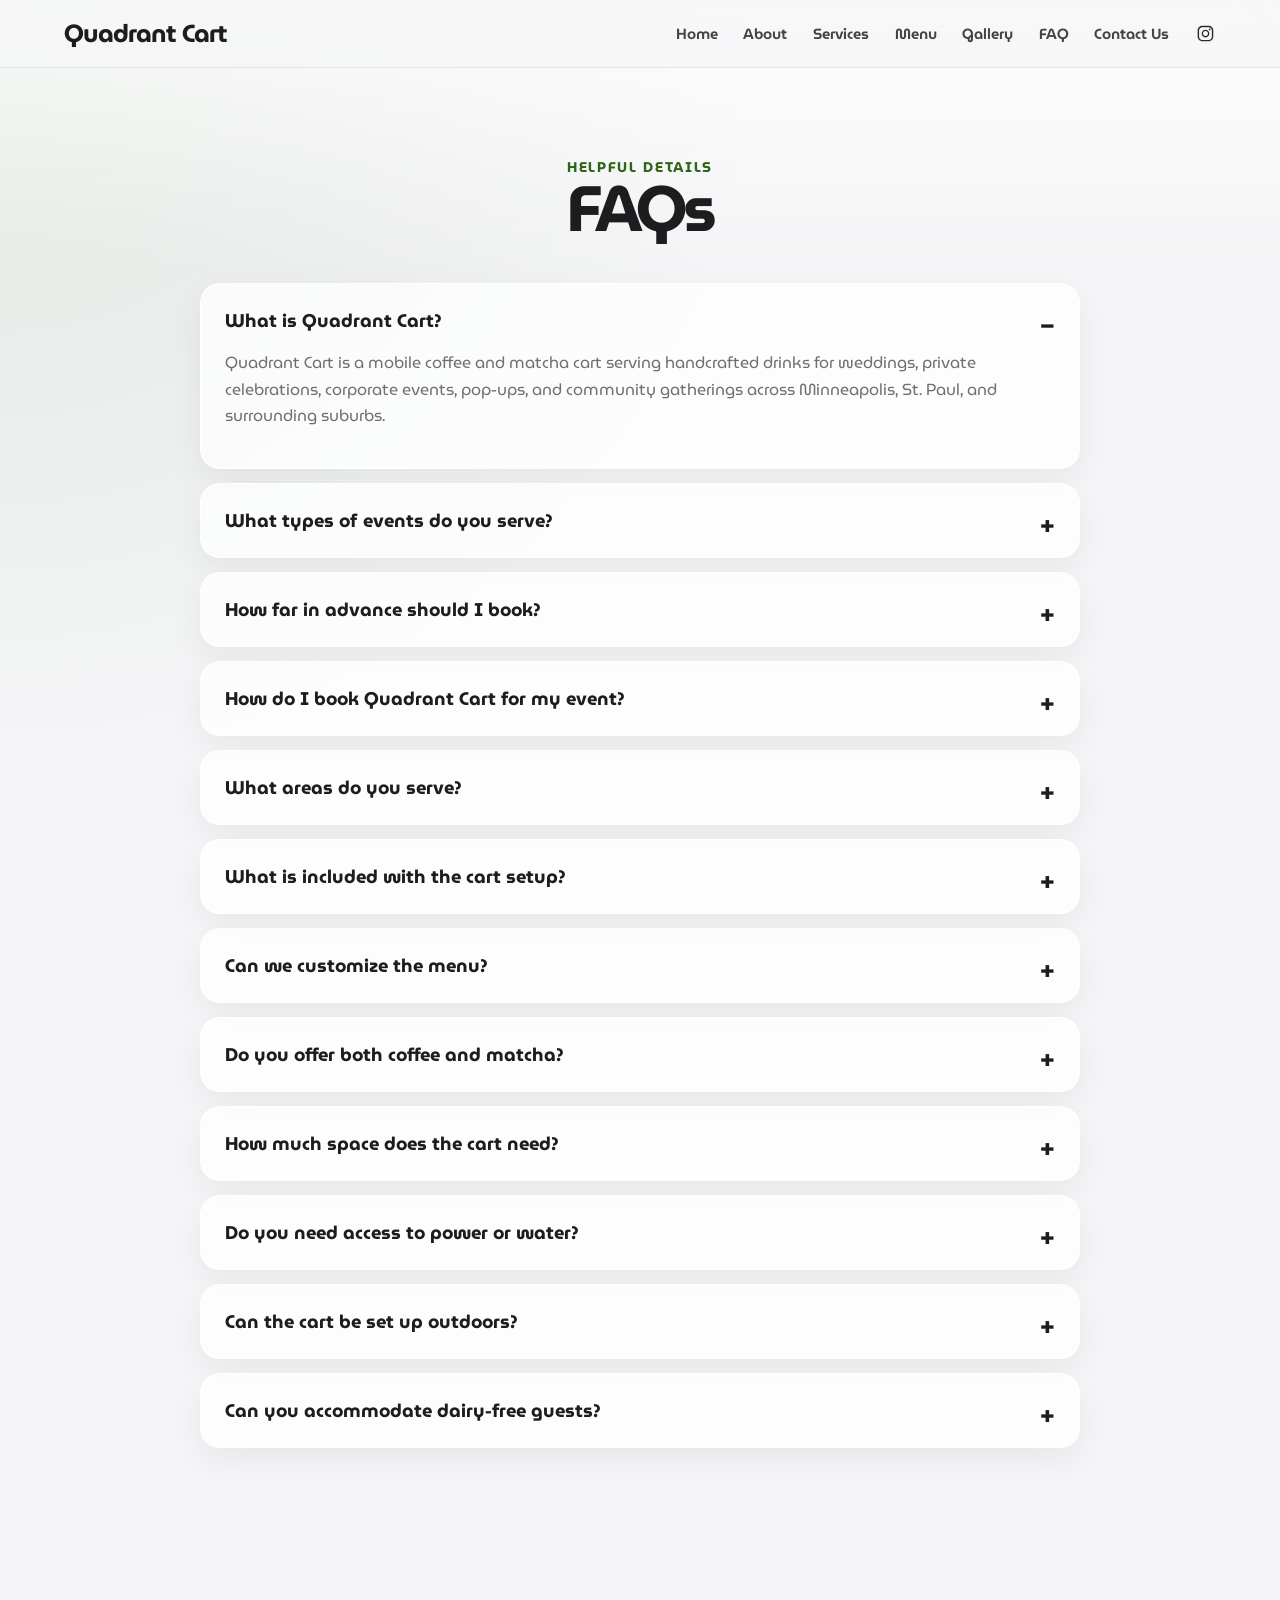
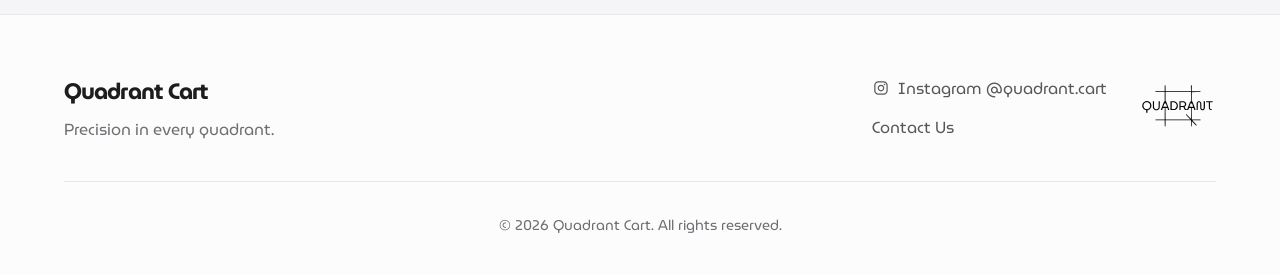
<file: faq.html>
<!DOCTYPE html>
<html lang="en">

<head>
    <!-- Google tag (gtag.js) -->
    <script async src="https://www.googletagmanager.com/gtag/js?id=G-YGGLJJ0MZ8"></script>
    <script>
      window.dataLayer = window.dataLayer || [];
      function gtag(){dataLayer.push(arguments);}
      gtag('js', new Date());

      gtag('config', 'G-YGGLJJ0MZ8');
    </script>
    <meta charset="UTF-8">
    <meta name="viewport" content="width=device-width, initial-scale=1.0, viewport-fit=cover">
    <title>FAQ | Booking a Twin Cities Coffee & Matcha Cart | Quadrant Cart</title>
    <meta name="description" content="Find answers about booking Quadrant Cart for Minneapolis, St. Paul, and Minnesota events, including service area, setup needs, custom menus, and dairy-free options.">
    <meta name="robots" content="index, follow">
    <meta name="author" content="Quadrant Cart">
    <meta name="theme-color" content="#f5f5f7">
    <link rel="icon" href="optimized/favicon-32x32.png" type="image/png" sizes="32x32">
    <link rel="canonical" href="https://quadrantcart.com/faq.html">
    <meta property="og:type" content="website">
    <meta property="og:site_name" content="Quadrant Cart">
    <meta property="og:title" content="Quadrant Cart FAQ | Twin Cities Coffee & Matcha Event Booking">
    <meta property="og:description" content="Helpful answers about booking in Minneapolis, St. Paul, and Minnesota, including setup needs, custom menus, outdoor events, and dairy-free options.">
    <meta property="og:url" content="https://quadrantcart.com/faq.html">
    <meta property="og:image" content="https://quadrantcart.com/optimized/cof-cart.jpg">
    <meta property="og:image:alt" content="Quadrant Cart mobile coffee and matcha setup">
    <meta name="twitter:card" content="summary_large_image">
    <meta name="twitter:title" content="Quadrant Cart FAQ">
    <meta name="twitter:description" content="Answers about booking a Twin Cities coffee and matcha cart, setup, custom menus, outdoor events, and dairy-free options.">
    <meta name="twitter:image" content="https://quadrantcart.com/optimized/cof-cart.jpg">

    <link rel="preconnect" href="https://fonts.googleapis.com">
    <link rel="preconnect" href="https://fonts.gstatic.com" crossorigin>
    <link rel="stylesheet" href="https://fonts.googleapis.com/css2?family=MuseoModerno:wght@400;600;700&display=swap">
    <link rel="stylesheet" href="styles.css">
</head>

<body>

    <header class="navbar">
        <a href="index.html" class="logo">Quadrant Cart</a>

        <nav aria-label="Main navigation">
            <ul class="nav-links">
                <li><a href="index.html">Home</a></li>
                <li><a href="about.html">About</a></li>
                <li><a href="services.html">Services</a></li>
                <li><a href="menu.html">Menu</a></li>
                <li><a href="gallery.html">Gallery</a></li>
                <li><a href="faq.html">FAQ</a></li>
                <li><a href="contact-us.html">Contact Us</a></li>
                <li>
                    <a href="https://www.instagram.com/quadrant.cart" target="_blank" rel="noopener noreferrer">
                    <img src="insta-logo.svg" alt="Quadrant Cart Instagram profile" class="nav-logo" width="32" height="32" decoding="async">
                    </a>
                </li>
            </ul>
        </nav>
    </header>


<main>
<section class="faq-section">
  <p class="eyebrow">Helpful details</p>
  <h1>FAQs</h1>

  <div class="faq">

    <details open>
      <summary>What is Quadrant Cart?</summary>
      <p>Quadrant Cart is a mobile coffee and matcha cart serving handcrafted drinks for weddings, private celebrations, corporate events, pop-ups, and community gatherings across Minneapolis, St. Paul, and surrounding suburbs.</p>
    </details>

    <details>
      <summary>What types of events do you serve?</summary>
      <p>We serve weddings, showers, birthdays, graduations, office events, brand activations, markets, and private parties throughout the Twin Cities metro. If you want a polished drink experience at your event, we can help build a setup around it.</p>
    </details>

    <details>
      <summary>How far in advance should I book?</summary>
      <p>We recommend reaching out as soon as you have a date, location, and estimated guest count. Weekend dates and wedding season can book quickly, so earlier is always better.</p>
    </details>

    <details>
      <summary>How do I book Quadrant Cart for my event?</summary>
      <p>Submit the booking form on the Contact Us page with your event details. We’ll follow up with availability, package recommendations, and next steps within 24-48 hours.</p>
    </details>

    <details>
      <summary>What areas do you serve?</summary>
      <p>We primarily serve Minneapolis, St. Paul, and surrounding suburbs. Events outside the immediate metro may be possible depending on the date, distance, and event needs.</p>
    </details>

    <details>
      <summary>What is included with the cart setup?</summary>
      <p>Each booking includes the mobile cart, drink preparation, service staff, setup, breakdown, and the selected drink menu. Some packages also include custom drinks, custom cups, and cart signage.</p>
    </details>

    <details>
      <summary>Can we customize the menu?</summary>
      <p>Yes. We offer a standard menu and can also work with you on custom drinks, signature flavors, and event-specific touches depending on the package and timeline.</p>
    </details>

    <details>
      <summary>Do you offer both coffee and matcha?</summary>
      <p>Yes. Our menu includes coffee, matcha, matcha lattes, specialty limited drops, and milk options including whole and oat milk.</p>
    </details>

    <details>
      <summary>How much space does the cart need?</summary>
      <p>We need a clean, level setup area with enough room for the cart, team, and guest flow. Once we know your Minnesota venue and guest count, we can help confirm the best placement.</p>
    </details>

    <details>
      <summary>Do you need access to power or water?</summary>
      <p>Power access is helpful for most events. Water needs may vary based on the venue and package, so we’ll confirm setup requirements during the booking process.</p>
    </details>

    <details>
      <summary>Can the cart be set up outdoors?</summary>
      <p>Outdoor events may be possible if the setup area is leveled, protected from weather, and has the needed access for service. We’ll review the event details with you before confirming.</p>
    </details>

    <details>
      <summary>Can you accommodate dairy-free guests?</summary>
      <p>Yes. We offer oat milk and can discuss drink options for guests with dairy-free preferences. Please note any allergy or dietary needs when submitting your inquiry.</p>
    </details>

  </div>
</section>

</main>

<footer class="footer">
    <div class="footer-content">

        <div class="footer-left">
            <h3>Quadrant Cart</h3>
            <p>Precision in every quadrant.</p>
        </div>

        <div class="footer-links">
            <a href="https://www.instagram.com/quadrant.cart" target="_blank" rel="noopener noreferrer">Instagram @quadrant.cart</a>
            <a href="contact-us.html">Contact Us</a>
        </div>

        <div class="footer-logo">
            <a href="https://www.instagram.com/quadrant.cart" target="_blank" rel="noopener noreferrer">
                <img src="Logo.svg" alt="Quadrant Cart coffee and matcha cart logo" class="footer-img" loading="lazy" decoding="async">
            </a>
        </div>

    </div>

    <div class="footer-bottom">
        <p>© 2026 Quadrant Cart. All rights reserved.</p>
    </div>
</footer>

</body>

</html>
</file>
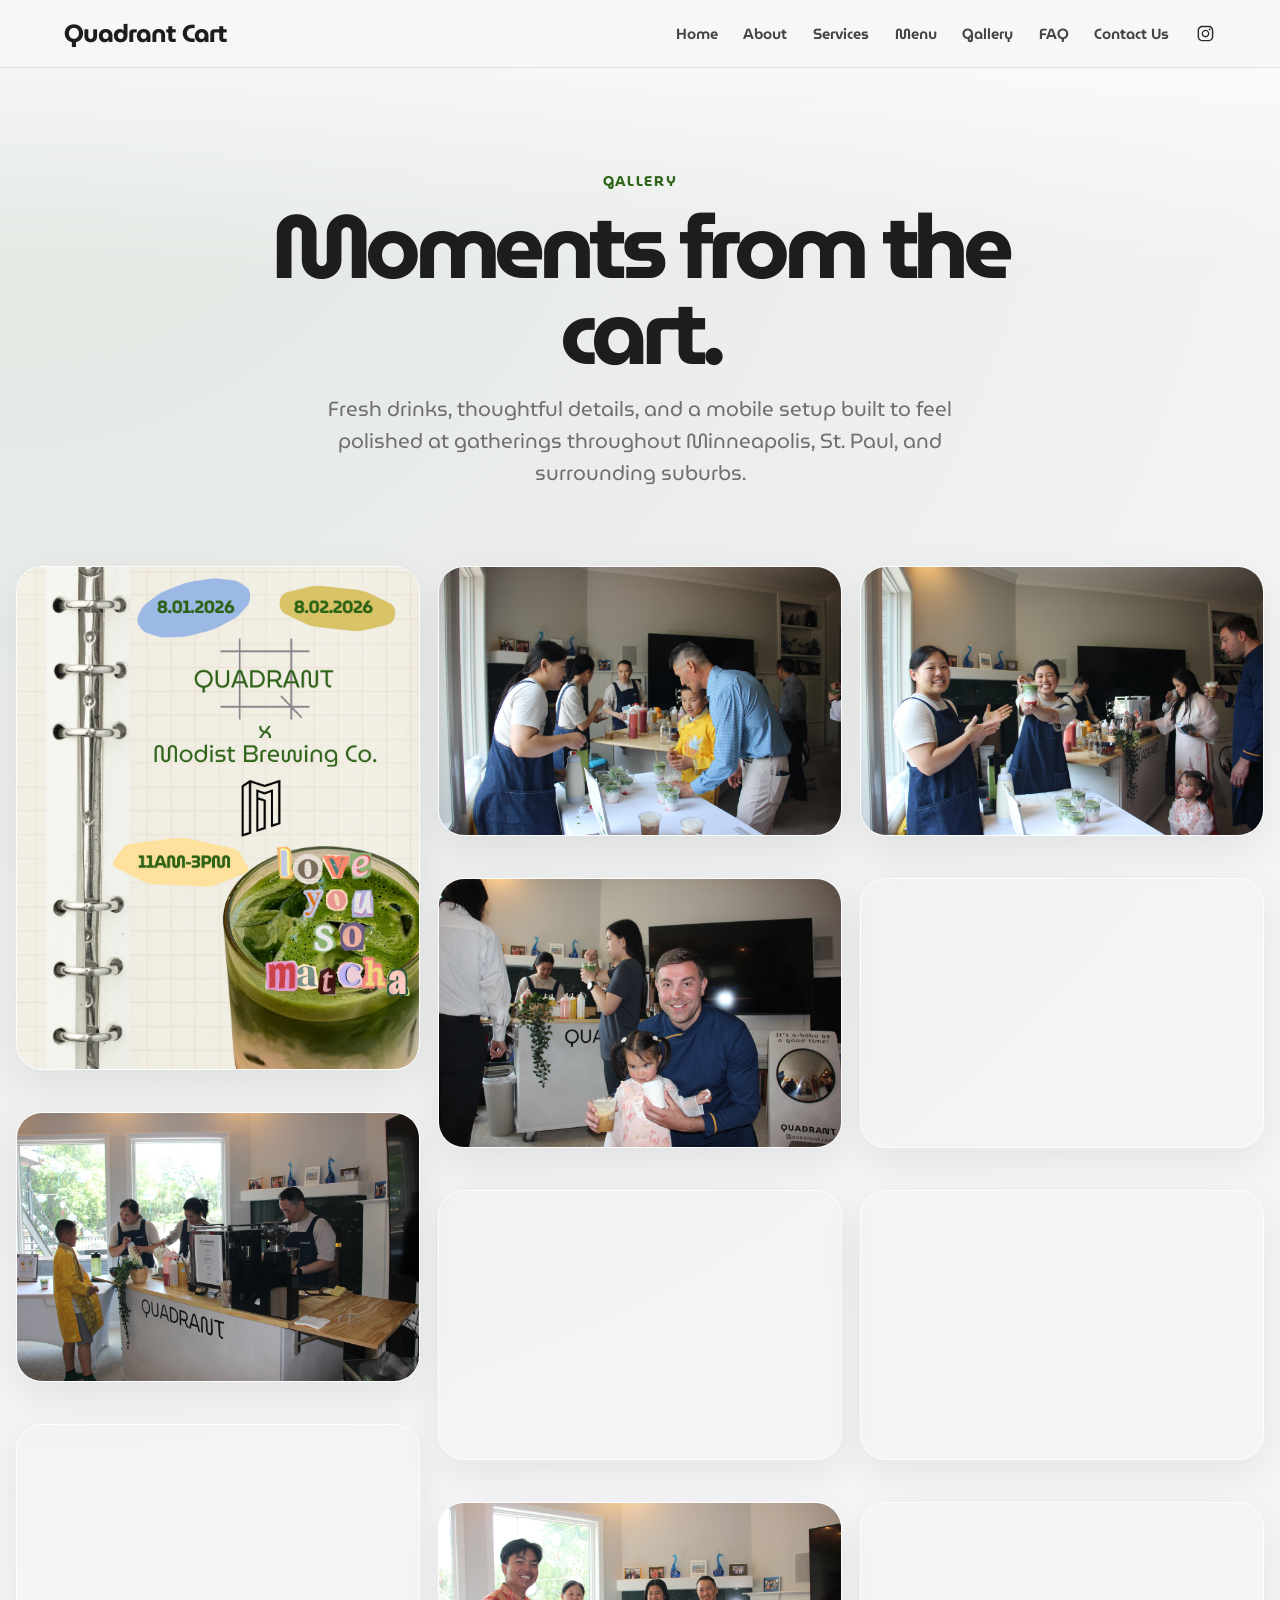
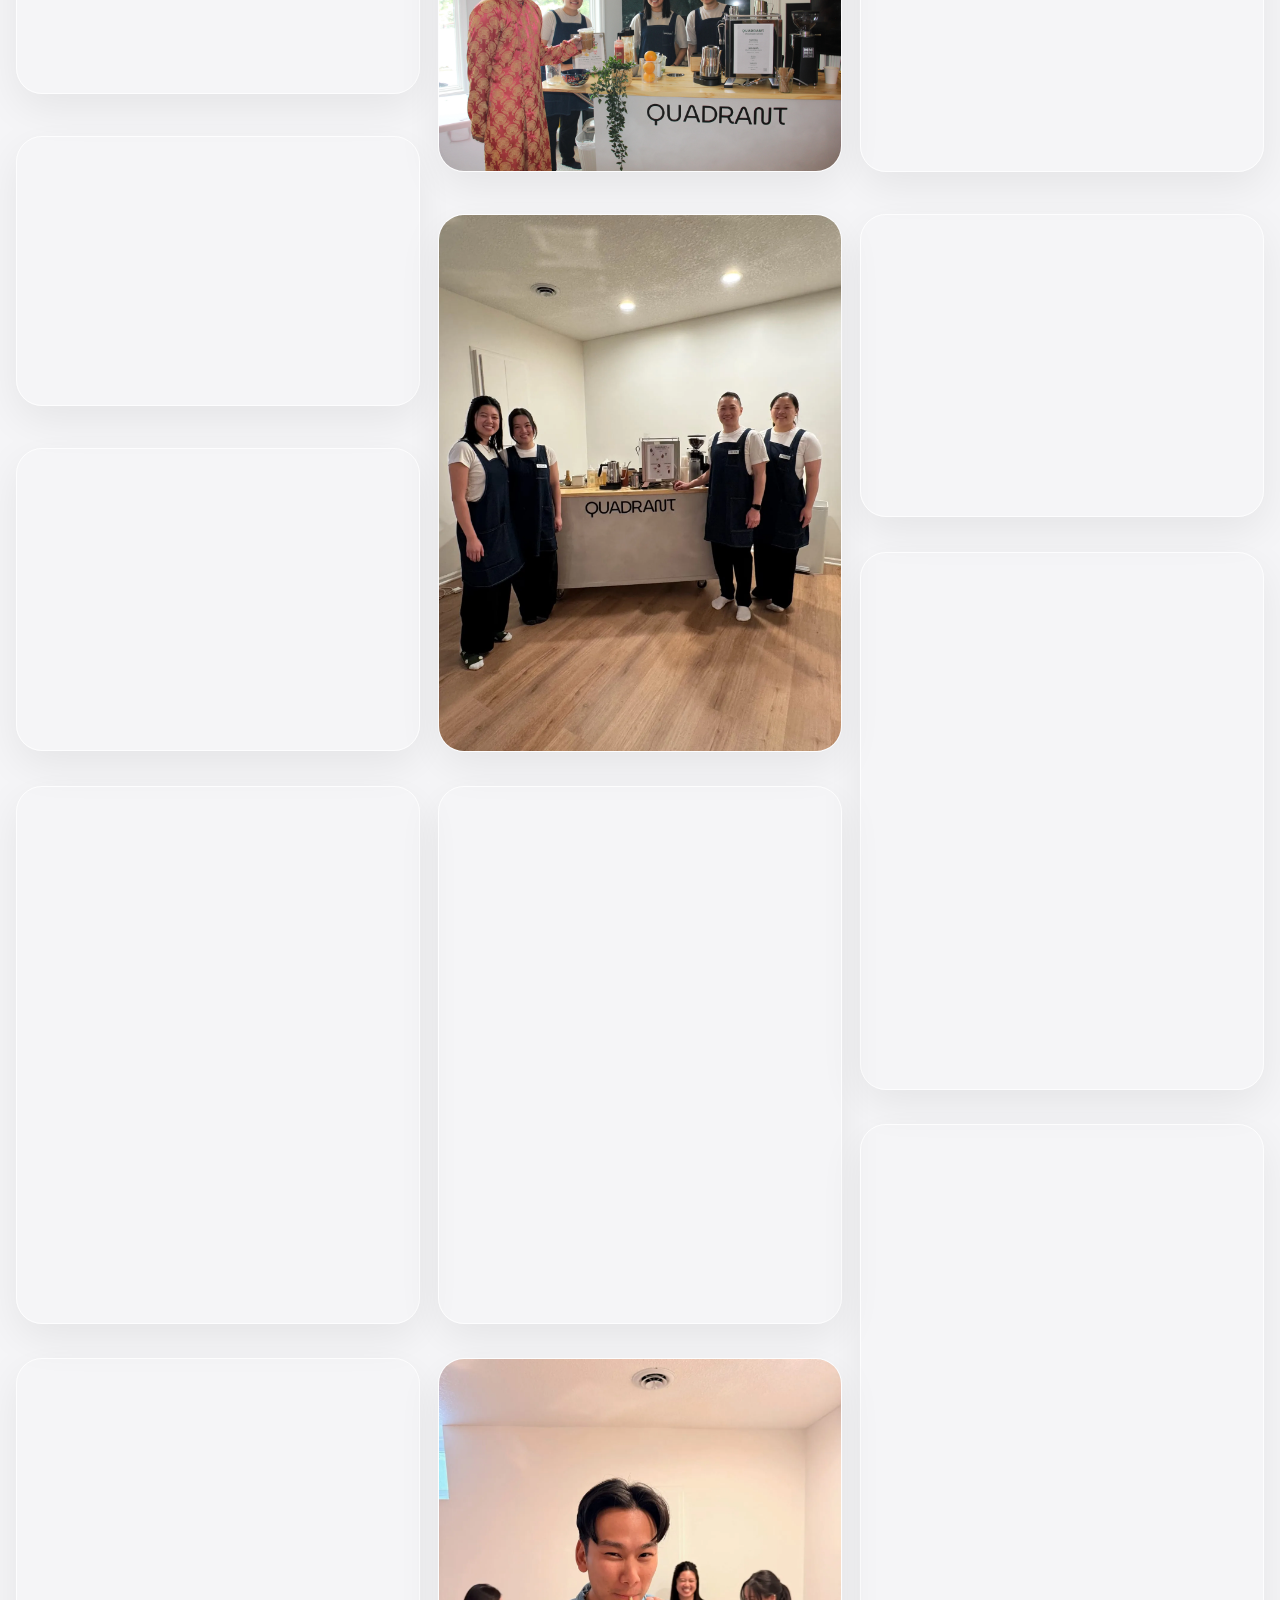
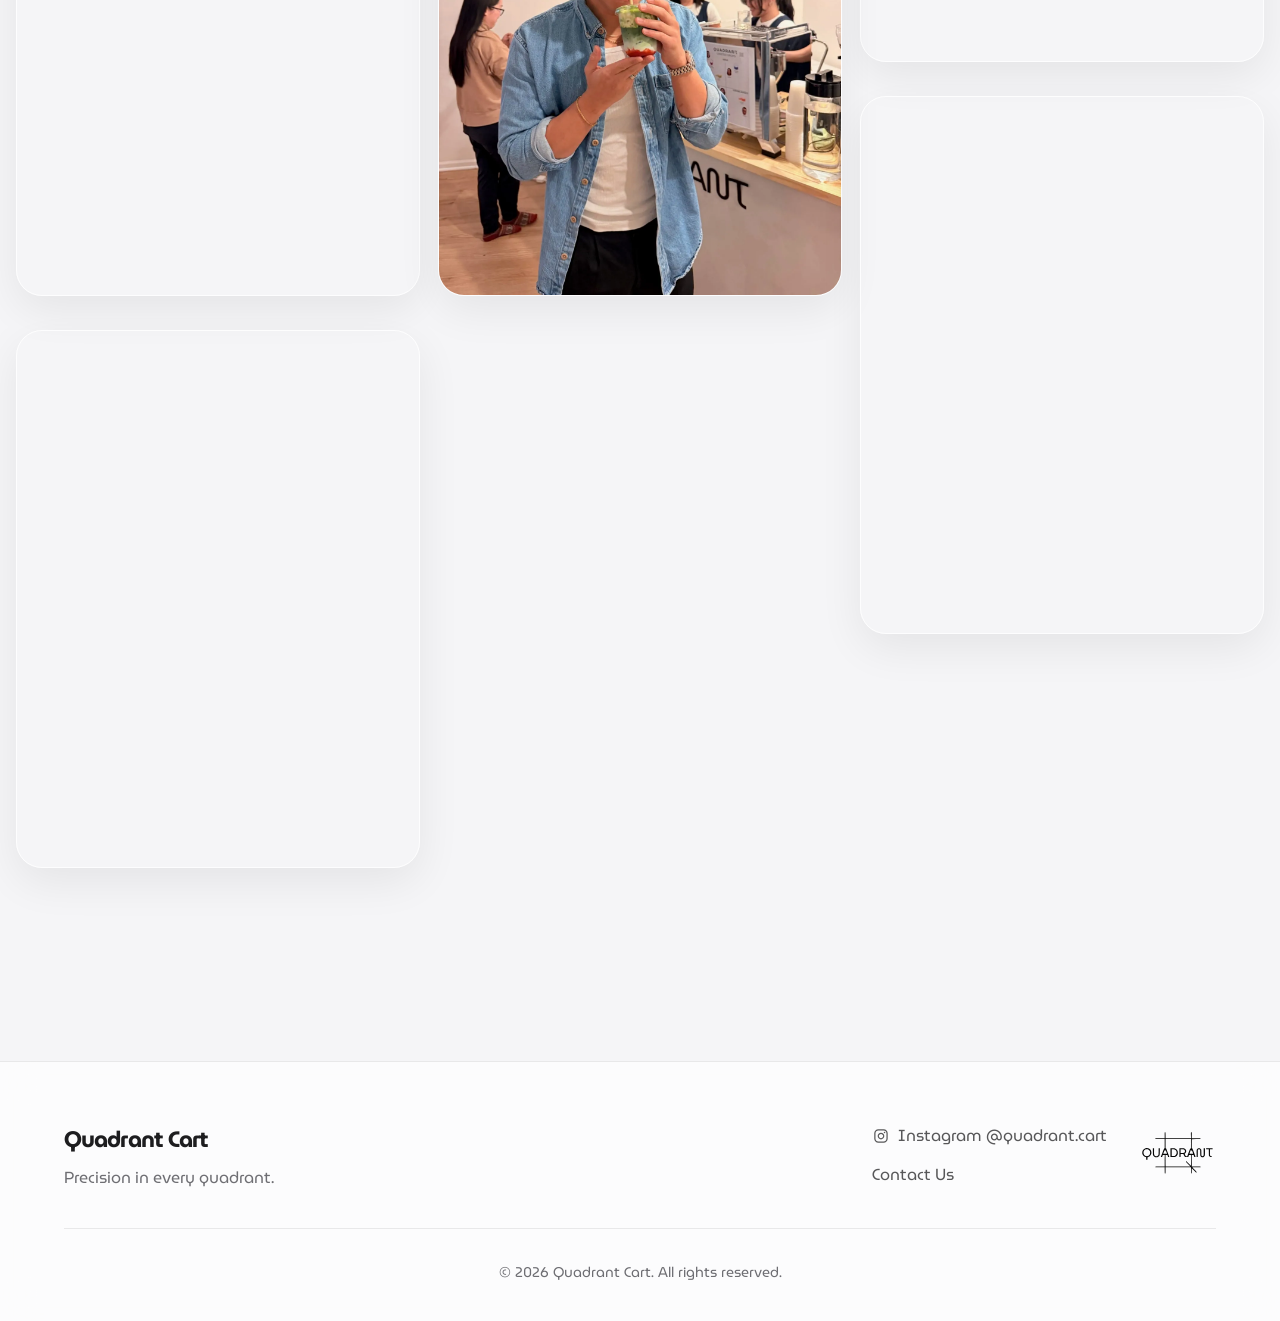
<file: gallery.html>
<!DOCTYPE html>
<html lang="en">

<head>
    <!-- Google tag (gtag.js) -->
    <script async src="https://www.googletagmanager.com/gtag/js?id=G-YGGLJJ0MZ8"></script>
    <script>
      window.dataLayer = window.dataLayer || [];
      function gtag(){dataLayer.push(arguments);}
      gtag('js', new Date());

      gtag('config', 'G-YGGLJJ0MZ8');
    </script>
    <meta charset="UTF-8">
    <meta name="viewport" content="width=device-width, initial-scale=1.0, viewport-fit=cover">
    <title>Gallery | Twin Cities Coffee & Matcha Cart Events | Quadrant Cart</title>
    <meta name="description" content="View Quadrant Cart event photos from gatherings in Minneapolis, St. Paul, and surrounding suburbs, including coffee and matcha drinks, cart setup details, and menus.">
    <meta name="robots" content="index, follow">
    <meta name="author" content="Quadrant Cart">
    <meta name="theme-color" content="#f5f5f7">
    <link rel="icon" href="optimized/favicon-32x32.png" type="image/png" sizes="32x32">
    <link rel="canonical" href="https://quadrantcart.com/gallery.html">
    <meta property="og:type" content="website">
    <meta property="og:site_name" content="Quadrant Cart">
    <meta property="og:title" content="Quadrant Cart Gallery | Twin Cities Events, Drinks & Mobile Cafe Setup">
    <meta property="og:description" content="See Quadrant Cart in action through Minneapolis and St. Paul event photos, handcrafted drinks, cart details, and mobile cafe moments.">
    <meta property="og:url" content="https://quadrantcart.com/gallery.html">
    <meta property="og:image" content="https://quadrantcart.com/optimized/IMG_3349.jpg">
    <meta property="og:image:alt" content="Quadrant Cart event setup">
    <meta name="twitter:card" content="summary_large_image">
    <meta name="twitter:title" content="Quadrant Cart Gallery">
    <meta name="twitter:description" content="Photos of Quadrant Cart events, drinks, setup details, and mobile cafe moments in the Twin Cities.">
    <meta name="twitter:image" content="https://quadrantcart.com/optimized/IMG_3349.jpg">

    <link rel="preconnect" href="https://fonts.googleapis.com">
    <link rel="preconnect" href="https://fonts.gstatic.com" crossorigin>
    <link rel="stylesheet" href="https://fonts.googleapis.com/css2?family=MuseoModerno:wght@400;600;700&display=swap">
    <link rel="stylesheet" href="styles.css">
</head>

<body>

    <header class="navbar">
        <a href="index.html" class="logo">Quadrant Cart</a>

        <nav aria-label="Main navigation">
            <ul class="nav-links">
                <li><a href="index.html">Home</a></li>
                <li><a href="about.html">About</a></li>
                <li><a href="services.html">Services</a></li>
                <li><a href="menu.html">Menu</a></li>
                <li><a href="gallery.html">Gallery</a></li>
                <li><a href="faq.html">FAQ</a></li>
                <li><a href="contact-us.html">Contact Us</a></li>
                <li>
                    <a href="https://www.instagram.com/quadrant.cart" target="_blank" rel="noopener noreferrer">
                    <img src="insta-logo.svg" alt="Quadrant Cart Instagram profile" class="nav-logo" width="32" height="32" decoding="async">
                    </a>
                </li>
            </ul>
        </nav>
    </header>


<main class="gallery-page">
    <section class="gallery-hero">
        <p class="eyebrow">Gallery</p>
        <h1>Moments from the cart.</h1>
        <p>Fresh drinks, thoughtful details, and a mobile setup built to feel polished at gatherings throughout Minneapolis, St. Paul, and surrounding suburbs.</p>
    </section>

    <section class="gallery-section" aria-label="Quadrant Cart photo gallery">
        <div class="gallery-container">
            <figure class="gallery-item gallery-item-large">
                <button type="button" class="gallery-image-button" aria-label="Open image: Quadrant Cart mobile coffee and matcha setup">
                    <picture>
                        <source srcset="optimized/cof-cart.webp" type="image/webp">
                        <img src="optimized/cof-cart.jpg" alt="Quadrant Cart mobile coffee and matcha setup for Twin Cities events" loading="lazy" decoding="async">
                    </picture>
                </button>
            </figure>
            <figure class="gallery-item">
                <button type="button" class="gallery-image-button" aria-label="Open image: Quadrant Cart team standing with the cart">
                    <picture>
                        <source srcset="optimized/IMG_3349.webp" type="image/webp">
                        <img src="optimized/IMG_3349.jpg" alt="Quadrant Cart team standing with mobile coffee and matcha cart in Minnesota" loading="lazy" decoding="async">
                    </picture>
                </button>
            </figure>
            <figure class="gallery-item gallery-item-tall">
                <button type="button" class="gallery-image-button" aria-label="Open image: Quadrant Cart drink detail">
                    <picture>
                        <source srcset="optimized/IMG_0187.webp" type="image/webp">
                        <img src="optimized/IMG_0187.jpg" alt="Close-up of handcrafted Quadrant Cart coffee and matcha drink detail" loading="lazy" decoding="async">
                    </picture>
                </button>
            </figure>
            <figure class="gallery-item">
                <button type="button" class="gallery-image-button" aria-label="Open image: Quadrant Cart event setup detail">
                    <picture>
                        <source srcset="optimized/IMG_2275.webp" type="image/webp">
                        <img src="optimized/IMG_2275.jpg" alt="Quadrant Cart event setup detail for Minneapolis and St. Paul catering" loading="lazy" decoding="async">
                    </picture>
                </button>
            </figure>
            <figure class="gallery-item">
                <button type="button" class="gallery-image-button" aria-label="Open image: Quadrant Cart handcrafted drink">
                    <picture>
                        <source srcset="optimized/IMG_3142.webp" type="image/webp">
                        <img src="optimized/IMG_3142.jpg" alt="Handcrafted Quadrant Cart coffee or matcha drink for event guests" loading="lazy" decoding="async">
                    </picture>
                </button>
            </figure>
            <figure class="gallery-item gallery-item-wide">
                <button type="button" class="gallery-image-button" aria-label="Open image: Quadrant Cart team and cart display">
                    <picture>
                        <source srcset="optimized/IMG_3335.webp" type="image/webp">
                        <img src="optimized/IMG_3335.jpg" alt="Quadrant Cart team and mobile cafe display for Twin Cities gatherings" loading="lazy" decoding="async">
                    </picture>
                </button>
            </figure>
            <figure class="gallery-item">
                <button type="button" class="gallery-image-button" aria-label="Open image: Quadrant limited drops menu display">
                    <picture>
                        <source srcset="optimized/IMG_6816.webp" type="image/webp">
                        <img src="optimized/IMG_6816.jpg" alt="Quadrant Cart limited drops coffee and matcha menu display" loading="lazy" decoding="async">
                    </picture>
                </button>
            </figure>
            <figure class="gallery-item">
                <button type="button" class="gallery-image-button" aria-label="Open image: Quadrant Cart customer preference board">
                    <picture>
                        <source srcset="optimized/IMG_4201.webp" type="image/webp">
                        <img src="optimized/IMG_4201.jpg" alt="Quadrant Cart customer preference board for coffee and matcha drinks" loading="lazy" decoding="async">
                    </picture>
                </button>
            </figure>
            <figure class="gallery-item gallery-item-large">
                <button type="button" class="gallery-image-button" aria-label="Open image: Quadrant Cart team preparing a matcha drink">
                    <picture>
                        <source srcset="optimized/IMG_4215.webp" type="image/webp">
                        <img src="optimized/IMG_4215.jpg" alt="Quadrant Cart team preparing a matcha drink at a Minnesota event" loading="lazy" decoding="async">
                    </picture>
                </button>
            </figure>
            <figure class="gallery-item">
                <button type="button" class="gallery-image-button" aria-label="Open image: Quadrant Cart drink service moment">
                    <picture>
                        <source srcset="optimized/IMG_9783.webp" type="image/webp">
                        <img src="optimized/IMG_9783.jpg" alt="Quadrant Cart coffee and matcha drink service moment" loading="lazy" decoding="async">
                    </picture>
                </button>
            </figure>
            <figure class="gallery-item">
                <button type="button" class="gallery-image-button" aria-label="Open image: Quadrant Cart event photo">
                    <picture>
                        <source srcset="optimized/IMG_9798.webp" type="image/webp">
                        <img src="optimized/IMG_9798.jpg" alt="Quadrant Cart event photo from a Twin Cities coffee and matcha gathering" loading="lazy" decoding="async">
                    </picture>
                </button>
            </figure>
            <figure class="gallery-item gallery-item-wide">
                <button type="button" class="gallery-image-button" aria-label="Open image: Quadrant Cart menu and setup detail">
                    <picture>
                        <source srcset="optimized/IMG_2289.webp" type="image/webp">
                        <img src="optimized/IMG_2289.jpg" alt="Quadrant Cart menu and mobile cafe setup detail" loading="lazy" decoding="async">
                    </picture>
                </button>
            </figure>
            <figure class="gallery-item gallery-item-new">
                <button type="button" class="gallery-image-button" aria-label="Open image: Quadrant Cart and Modist Brewing event announcement">
                    <picture>
                        <source srcset="optimized/quadrant-modist-event-august-2026.webp" type="image/webp">
                        <img src="optimized/quadrant-modist-event-august-2026.png" alt="Quadrant Cart and Modist Brewing Company event announcement for August 1 and 2, 2026" loading="lazy" decoding="async">
                    </picture>
                </button>
            </figure>
            <figure class="gallery-item gallery-item-new">
                <button type="button" class="gallery-image-button" aria-label="Open image: Guests receiving matcha drinks from Quadrant Cart">
                    <picture>
                        <source srcset="optimized/lunar-new-year-event-01.webp" type="image/webp">
                        <img src="optimized/lunar-new-year-event-01.jpg" alt="Guests receiving layered matcha drinks from Quadrant Cart at a celebration" loading="lazy" decoding="async">
                    </picture>
                </button>
            </figure>
            <figure class="gallery-item gallery-item-new">
                <button type="button" class="gallery-image-button" aria-label="Open image: Quadrant Cart team presenting a matcha drink">
                    <picture>
                        <source srcset="optimized/lunar-new-year-event-02.webp" type="image/webp">
                        <img src="optimized/lunar-new-year-event-02.jpg" alt="Quadrant Cart team member presenting a layered matcha drink to event guests" loading="lazy" decoding="async">
                    </picture>
                </button>
            </figure>
            <figure class="gallery-item gallery-item-new">
                <button type="button" class="gallery-image-button" aria-label="Open image: Family enjoying drinks beside the Quadrant Cart">
                    <picture>
                        <source srcset="optimized/lunar-new-year-event-03.webp" type="image/webp">
                        <img src="optimized/lunar-new-year-event-03.jpg" alt="Family enjoying handcrafted drinks beside the Quadrant Cart at a celebration" loading="lazy" decoding="async">
                    </picture>
                </button>
            </figure>
            <figure class="gallery-item gallery-item-new">
                <button type="button" class="gallery-image-button" aria-label="Open image: Guests and team at the Quadrant Cart">
                    <picture>
                        <source srcset="optimized/lunar-new-year-event-04.webp" type="image/webp">
                        <img src="optimized/lunar-new-year-event-04.jpg" alt="Event guests posing with the Quadrant Cart team and mobile cafe setup" loading="lazy" decoding="async">
                    </picture>
                </button>
            </figure>
            <figure class="gallery-item gallery-item-new">
                <button type="button" class="gallery-image-button" aria-label="Open image: Quadrant Cart team serving a young guest">
                    <picture>
                        <source srcset="optimized/lunar-new-year-event-05.webp" type="image/webp">
                        <img src="optimized/lunar-new-year-event-05.jpg" alt="Quadrant Cart baristas serving a young guest from the full coffee and matcha cart" loading="lazy" decoding="async">
                    </picture>
                </button>
            </figure>
            <figure class="gallery-item gallery-item-new">
                <button type="button" class="gallery-image-button" aria-label="Open image: Quadrant Cart baristas preparing drinks">
                    <picture>
                        <source srcset="optimized/lunar-new-year-event-06.webp" type="image/webp">
                        <img src="optimized/lunar-new-year-event-06.jpg" alt="Quadrant Cart baristas preparing espresso drinks behind the mobile cart" loading="lazy" decoding="async">
                    </picture>
                </button>
            </figure>
            <figure class="gallery-item gallery-item-new">
                <button type="button" class="gallery-image-button" aria-label="Open image: Guests with the Quadrant Cart team">
                    <picture>
                        <source srcset="optimized/lunar-new-year-event-07.webp" type="image/webp">
                        <img src="optimized/lunar-new-year-event-07.jpg" alt="Celebration guests posing with the smiling Quadrant Cart team" loading="lazy" decoding="async">
                    </picture>
                </button>
            </figure>
            <figure class="gallery-item gallery-item-new">
                <button type="button" class="gallery-image-button" aria-label="Open image: Quadrant Cart team showing a layered matcha drink">
                    <picture>
                        <source srcset="optimized/lunar-new-year-event-08.webp" type="image/webp">
                        <img src="optimized/lunar-new-year-event-08.jpg" alt="Quadrant Cart team showing a layered matcha drink behind the event cart" loading="lazy" decoding="async">
                    </picture>
                </button>
            </figure>
            <figure class="gallery-item gallery-item-new">
                <button type="button" class="gallery-image-button" aria-label="Open image: Guest holding a coffee at the Quadrant Cart">
                    <picture>
                        <source srcset="optimized/lunar-new-year-event-09.webp" type="image/webp">
                        <img src="optimized/lunar-new-year-event-09.jpg" alt="Celebration guest holding an iced coffee in front of the Quadrant Cart team" loading="lazy" decoding="async">
                    </picture>
                </button>
            </figure>
            <figure class="gallery-item gallery-item-new">
                <button type="button" class="gallery-image-button" aria-label="Open image: Quadrant Cart service viewed through a window">
                    <picture>
                        <source srcset="optimized/lunar-new-year-event-10.webp" type="image/webp">
                        <img src="optimized/lunar-new-year-event-10.jpg" alt="Quadrant Cart drink service photographed through a reflective event window" loading="lazy" decoding="async">
                    </picture>
                </button>
            </figure>
        </div>
    </section>
</main>

<div class="gallery-lightbox" role="dialog" aria-modal="true" aria-label="Expanded gallery image" hidden>
    <button type="button" class="gallery-lightbox-close" aria-label="Close expanded image">Close</button>
    <img alt="Expanded Quadrant Cart gallery image">
</div>

<footer class="footer">
    <div class="footer-content">

        <div class="footer-left">
            <h3>Quadrant Cart</h3>
            <p>Precision in every quadrant.</p>
        </div>

        <div class="footer-links">
            <a href="https://www.instagram.com/quadrant.cart" target="_blank" rel="noopener noreferrer">Instagram @quadrant.cart</a>
            <a href="contact-us.html">Contact Us</a>
        </div>

        <div class="footer-logo">
            <a href="https://www.instagram.com/quadrant.cart" target="_blank" rel="noopener noreferrer">
                <img src="Logo.svg" alt="Quadrant Cart coffee and matcha cart logo" class="footer-img" loading="lazy" decoding="async">
            </a>
        </div>

    </div>

    <div class="footer-bottom">
        <p>© 2026 Quadrant Cart. All rights reserved.</p>
    </div>
</footer>

<script>
    const galleryContainer = document.querySelector(".gallery-container");
    const featuredEventItems = Array.from(
        galleryContainer.querySelectorAll(".gallery-item-new")
    );

    featuredEventItems.reverse().forEach((item) => {
        galleryContainer.prepend(item);
    });

    const galleryItems = Array.from(galleryContainer.querySelectorAll(".gallery-item"));
    const galleryImages = Array.from(galleryContainer.querySelectorAll(".gallery-item img"));

    const layoutGallery = () => {
        const containerStyles = window.getComputedStyle(galleryContainer);
        const rowHeight = parseFloat(containerStyles.getPropertyValue("grid-auto-rows"));
        const rowGap = parseFloat(containerStyles.getPropertyValue("row-gap"));

        galleryItems.forEach((item) => {
            const imageButton = item.querySelector(".gallery-image-button");
            const itemHeight = imageButton.getBoundingClientRect().height + 2;
            const rowSpan = Math.ceil((itemHeight + rowGap) / (rowHeight + rowGap));
            item.style.gridRowEnd = `span ${rowSpan}`;
        });
    };

    galleryImages.forEach((image) => {
        if (!image.complete) {
            image.addEventListener("load", layoutGallery, { once: true });
        }
    });

    window.requestAnimationFrame(layoutGallery);
    window.addEventListener("load", layoutGallery, { once: true });

    let galleryResizeTimer;
    window.addEventListener("resize", () => {
        window.clearTimeout(galleryResizeTimer);
        galleryResizeTimer = window.setTimeout(layoutGallery, 100);
    });

    const galleryButtons = document.querySelectorAll(".gallery-image-button");
    const galleryLightbox = document.querySelector(".gallery-lightbox");
    const galleryLightboxImage = galleryLightbox.querySelector("img");
    const galleryLightboxClose = galleryLightbox.querySelector(".gallery-lightbox-close");

    const closeGalleryLightbox = () => {
        galleryLightbox.hidden = true;
        galleryLightboxImage.removeAttribute("src");
        galleryLightboxImage.alt = "";
        document.body.classList.remove("has-open-lightbox");
    };

    galleryButtons.forEach((button) => {
        button.addEventListener("click", () => {
            const image = button.querySelector("img");
            galleryLightboxImage.src = image.currentSrc || image.src;
            galleryLightboxImage.alt = image.alt;
            galleryLightbox.hidden = false;
            document.body.classList.add("has-open-lightbox");
            galleryLightboxClose.focus();
        });
    });

    galleryLightbox.addEventListener("click", (event) => {
        if (event.target === galleryLightbox) {
            closeGalleryLightbox();
        }
    });

    galleryLightboxClose.addEventListener("click", closeGalleryLightbox);

    document.addEventListener("keydown", (event) => {
        if (event.key === "Escape" && !galleryLightbox.hidden) {
            closeGalleryLightbox();
        }
    });
</script>

</body>

</html>
</file>
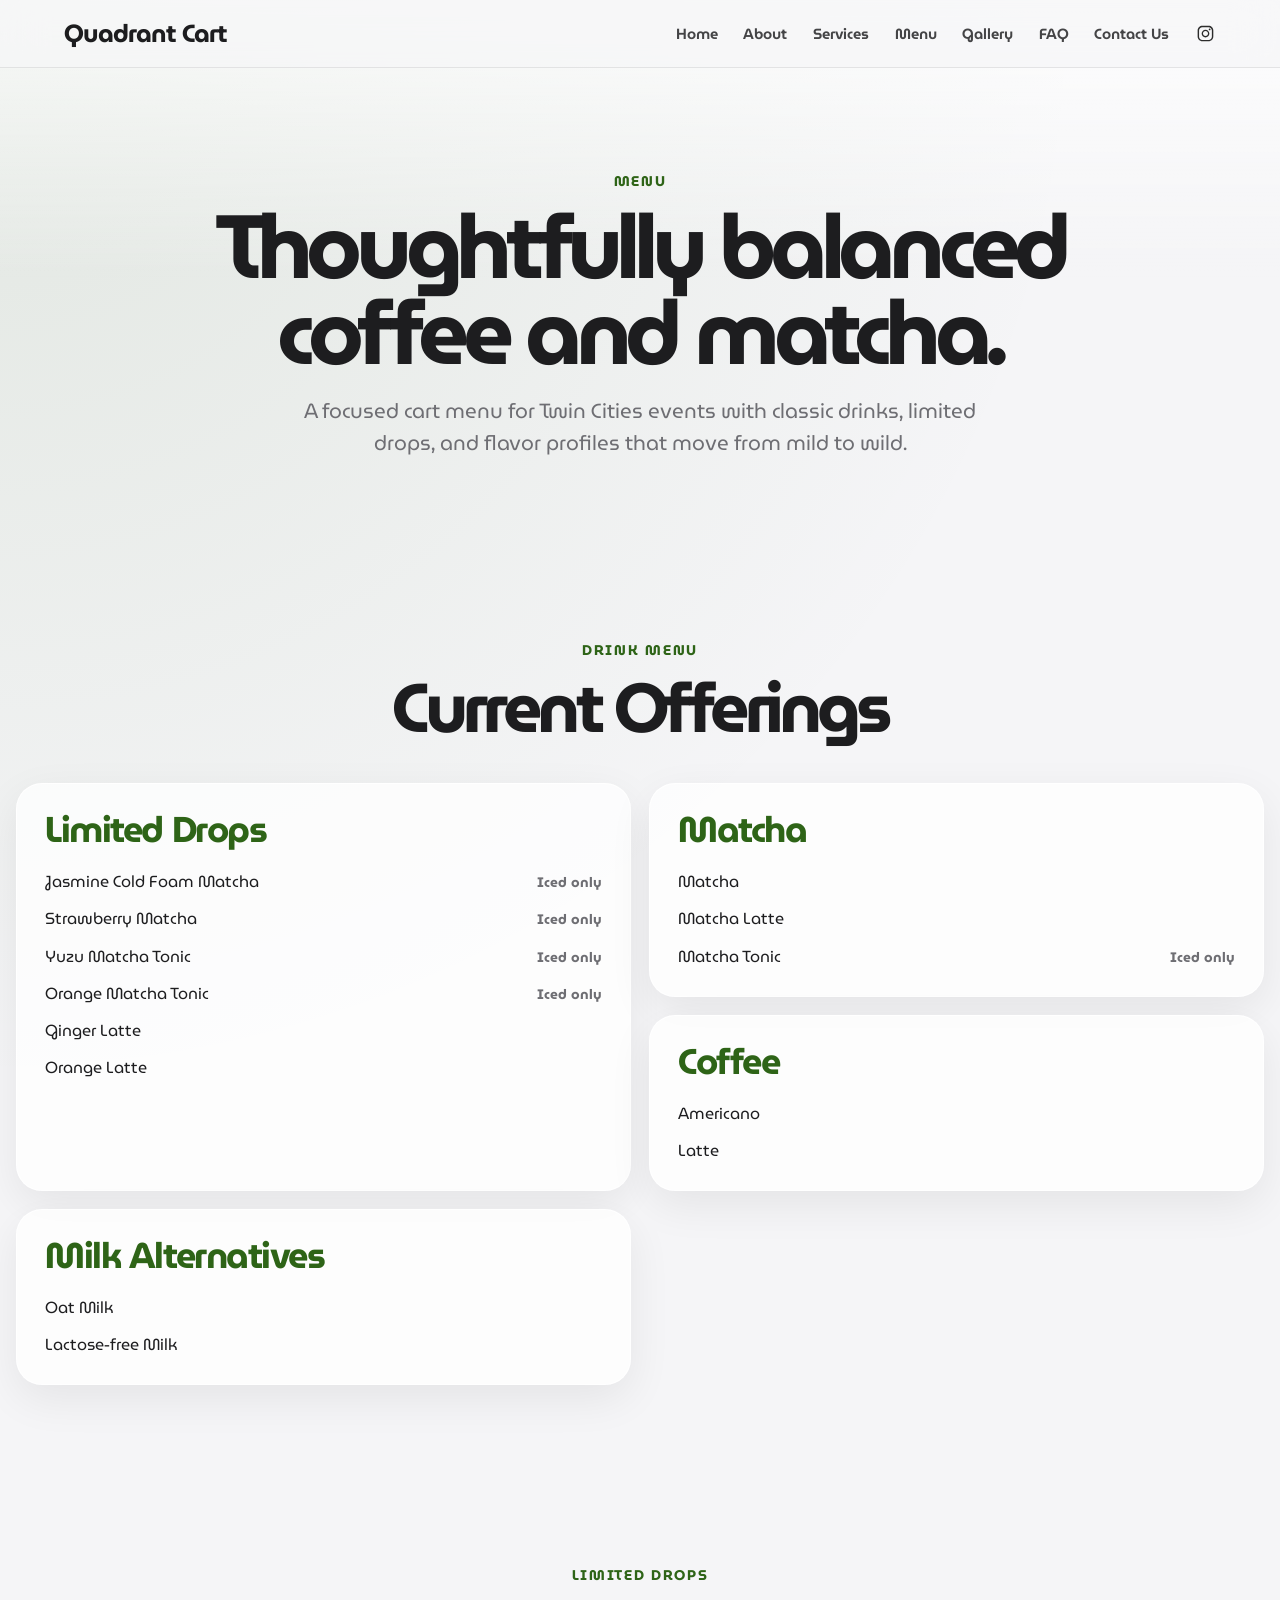
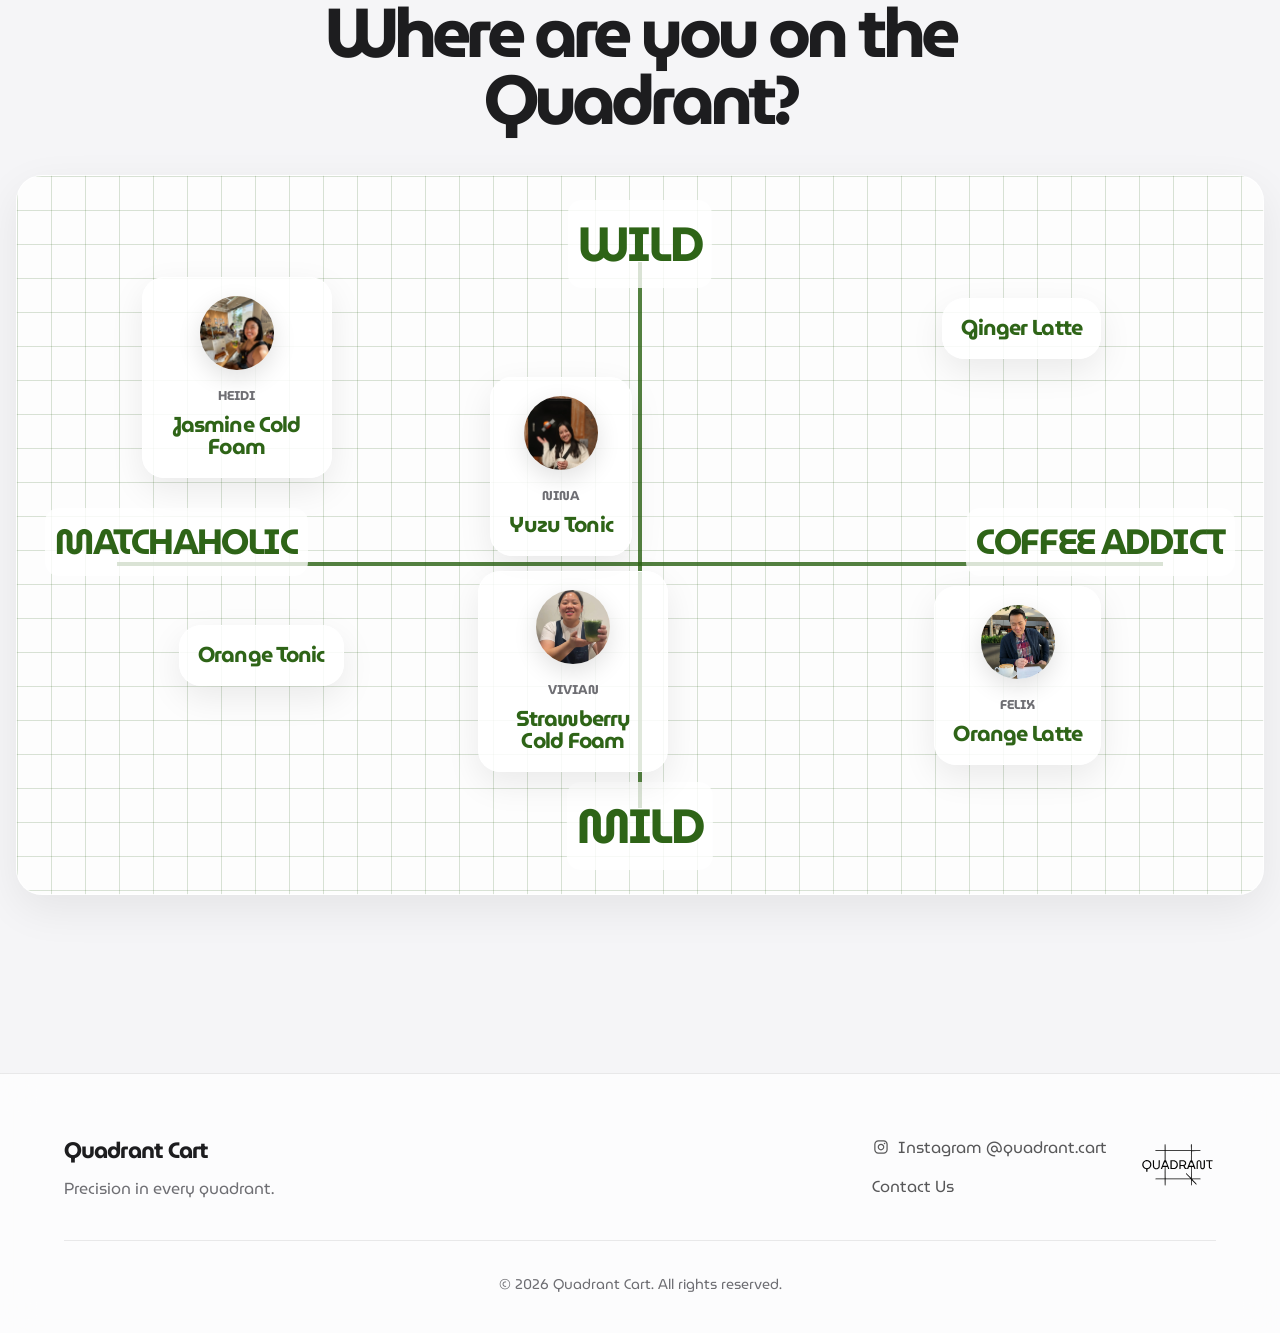
<file: menu.html>
<!DOCTYPE html>
<html lang="en">

<head>
    <!-- Google tag (gtag.js) -->
    <script async src="https://www.googletagmanager.com/gtag/js?id=G-YGGLJJ0MZ8"></script>
    <script>
      window.dataLayer = window.dataLayer || [];
      function gtag(){dataLayer.push(arguments);}
      gtag('js', new Date());

      gtag('config', 'G-YGGLJJ0MZ8');
    </script>
    <meta charset="UTF-8">
    <meta name="viewport" content="width=device-width, initial-scale=1.0, viewport-fit=cover">
    <title>Menu | Minneapolis & St. Paul Coffee, Matcha & Limited Drops</title>
    <meta name="description" content="Browse the Quadrant Cart menu for events in Minneapolis, St. Paul, and surrounding suburbs, featuring coffee, matcha, matcha tonics, lattes, limited drops, and milk alternatives.">
    <meta name="robots" content="index, follow">
    <meta name="author" content="Quadrant Cart">
    <meta name="theme-color" content="#f5f5f7">
    <link rel="canonical" href="https://quadrantcart.com/menu.html">
    <meta property="og:type" content="website">
    <meta property="og:site_name" content="Quadrant Cart">
    <meta property="og:title" content="Quadrant Cart Menu | Twin Cities Coffee, Matcha & Limited Drops">
    <meta property="og:description" content="Explore classic drinks, matcha tonics, limited drops, lattes, and milk alternatives for Minneapolis and St. Paul events.">
    <meta property="og:url" content="https://quadrantcart.com/menu.html">
    <meta property="og:image" content="https://quadrantcart.com/optimized/IMG_6816.jpg">
    <meta property="og:image:alt" content="Quadrant Cart menu display">
    <meta name="twitter:card" content="summary_large_image">
    <meta name="twitter:title" content="Quadrant Cart Menu">
    <meta name="twitter:description" content="Coffee, matcha, limited drops, lattes, tonics, and milk alternatives for Twin Cities events.">
    <meta name="twitter:image" content="https://quadrantcart.com/optimized/IMG_6816.jpg">

    <link rel="preconnect" href="https://fonts.googleapis.com">
    <link rel="preconnect" href="https://fonts.gstatic.com" crossorigin>
    <link rel="stylesheet" href="https://fonts.googleapis.com/css2?family=MuseoModerno:wght@400;600;700&display=swap">
    <link rel="stylesheet" href="styles.css">
</head>

<body>

    <header class="navbar">
        <a href="index.html" class="logo">Quadrant Cart</a>

        <nav aria-label="Main navigation">
            <ul class="nav-links">
                <li><a href="index.html">Home</a></li>
                <li><a href="about.html">About</a></li>
                <li><a href="services.html">Services</a></li>
                <li><a href="menu.html">Menu</a></li>
                <li><a href="gallery.html">Gallery</a></li>
                <li><a href="faq.html">FAQ</a></li>
                <li><a href="contact-us.html">Contact Us</a></li>
                <li>
                    <a href="https://www.instagram.com/quadrant.cart" target="_blank" rel="noopener noreferrer">
                    <img src="insta-logo.svg" alt="Quadrant Cart Instagram profile" class="nav-logo" width="32" height="32" decoding="async">
                    </a>
                </li>
            </ul>
        </nav>
    </header>

<main class="menu-page">
    <section class="menu-page-hero">
        <p class="eyebrow">Menu</p>
        <h1>Thoughtfully balanced coffee and matcha.</h1>
        <p>
            A focused cart menu for Twin Cities events with classic drinks, limited drops, and flavor profiles that move from mild to wild.
        </p>
    </section>

    <section class="menu-card-section" aria-labelledby="menu-heading">
        <div class="section-heading">
            <p class="eyebrow">Drink menu</p>
            <h2 id="menu-heading">Current Offerings</h2>
        </div>

        <div class="menu-grid">
            <article class="menu-card menu-card-featured">
                <h3>Limited Drops</h3>
                <ul>
                    <li>Jasmine Cold Foam Matcha <span>Iced only</span></li>
                    <li>Strawberry Matcha <span>Iced only</span></li>
                    <li>Yuzu Matcha Tonic <span>Iced only</span></li>
                    <li>Orange Matcha Tonic <span>Iced only</span></li>
                    <li>Ginger Latte</li>
                    <li>Orange Latte</li>
                </ul>
            </article>

            <article class="menu-card">
                <h3>Matcha</h3>
                <ul>
                    <li>Matcha</li>
                    <li>Matcha Latte</li>
                    <li>Matcha Tonic <span>Iced only</span></li>
                </ul>
            </article>

            <article class="menu-card">
                <h3>Coffee</h3>
                <ul>
                    <li>Americano</li>
                    <li>Latte</li>
                </ul>
            </article>

            <article class="menu-card">
                <h3>Milk Alternatives</h3>
                <ul>
                    <li>Oat Milk</li>
                    <li>Lactose-free Milk</li>
                </ul>
            </article>
        </div>
    </section>

    <section class="quadrant-menu-section" aria-labelledby="quadrant-menu-heading">
        <div class="section-heading">
            <p class="eyebrow">Limited drops</p>
            <h2 id="quadrant-menu-heading">Where are you on the Quadrant?</h2>
        </div>

        <div class="quadrant-map">
            <span class="axis-label axis-top">Wild</span>
            <span class="axis-label axis-left">Matchaholic</span>
            <span class="axis-label axis-right">Coffee Addict</span>
            <span class="axis-label axis-bottom">Mild</span>

            <article class="quadrant-drink quadrant-drink-heidi">
                <picture>
                        <source srcset="optimized/heidi.webp" type="image/webp">
                        <img src="optimized/heidi.jpg" alt="Heidi L. profile photo for Jasmine Cold Foam matcha drink" loading="lazy" decoding="async">
                    </picture>
                <span>Heidi</span>
                <h3>Jasmine Cold Foam</h3>
            </article>

            <article class="quadrant-drink quadrant-drink-nina">
                <picture>
                        <source srcset="optimized/nina.webp" type="image/webp">
                        <img src="optimized/nina.jpg" alt="Nina L. profile photo for Yuzu Matcha Tonic drink" loading="lazy" decoding="async">
                    </picture>
                <span>Nina</span>
                <h3>Yuzu Tonic</h3>
            </article>

            <article class="quadrant-drink quadrant-drink-ginger">
                <h3>Ginger Latte</h3>
            </article>

            <article class="quadrant-drink quadrant-drink-vivian">
                <picture>
                        <source srcset="optimized/vivian.webp" type="image/webp">
                        <img src="optimized/vivian.jpg" alt="Vivian H. profile photo for Strawberry Cold Foam matcha drink" loading="lazy" decoding="async">
                    </picture>
                <span>Vivian</span>
                <h3>Strawberry Cold Foam</h3>
            </article>

            <article class="quadrant-drink quadrant-drink-orange-tonic">
                <h3>Orange Tonic</h3>
            </article>

            <article class="quadrant-drink quadrant-drink-felix">
                <picture>
                        <source srcset="optimized/felix.webp" type="image/webp">
                        <img src="optimized/felix.jpg" alt="Felix L. profile photo for Orange Latte coffee drink" loading="lazy" decoding="async">
                    </picture>
                <span>Felix</span>
                <h3>Orange Latte</h3>
            </article>
        </div>
    </section>
</main>


<footer class="footer">
    <div class="footer-content">

        <div class="footer-left">
            <h3>Quadrant Cart</h3>
            <p>Precision in every quadrant.</p>
        </div>

        <div class="footer-links">
            <a href="https://www.instagram.com/quadrant.cart" target="_blank" rel="noopener noreferrer">Instagram @quadrant.cart</a>
            <a href="contact-us.html">Contact Us</a>
        </div>

        <div class="footer-logo">
            <a href="https://www.instagram.com/quadrant.cart" target="_blank" rel="noopener noreferrer">
                <img src="Logo.svg" alt="Quadrant Cart coffee and matcha cart logo" class="footer-img" loading="lazy" decoding="async">
            </a>
        </div>

    </div>

    <div class="footer-bottom">
        <p>© 2026 Quadrant Cart. All rights reserved.</p>
    </div>
</footer>

</body>

</html>
</file>
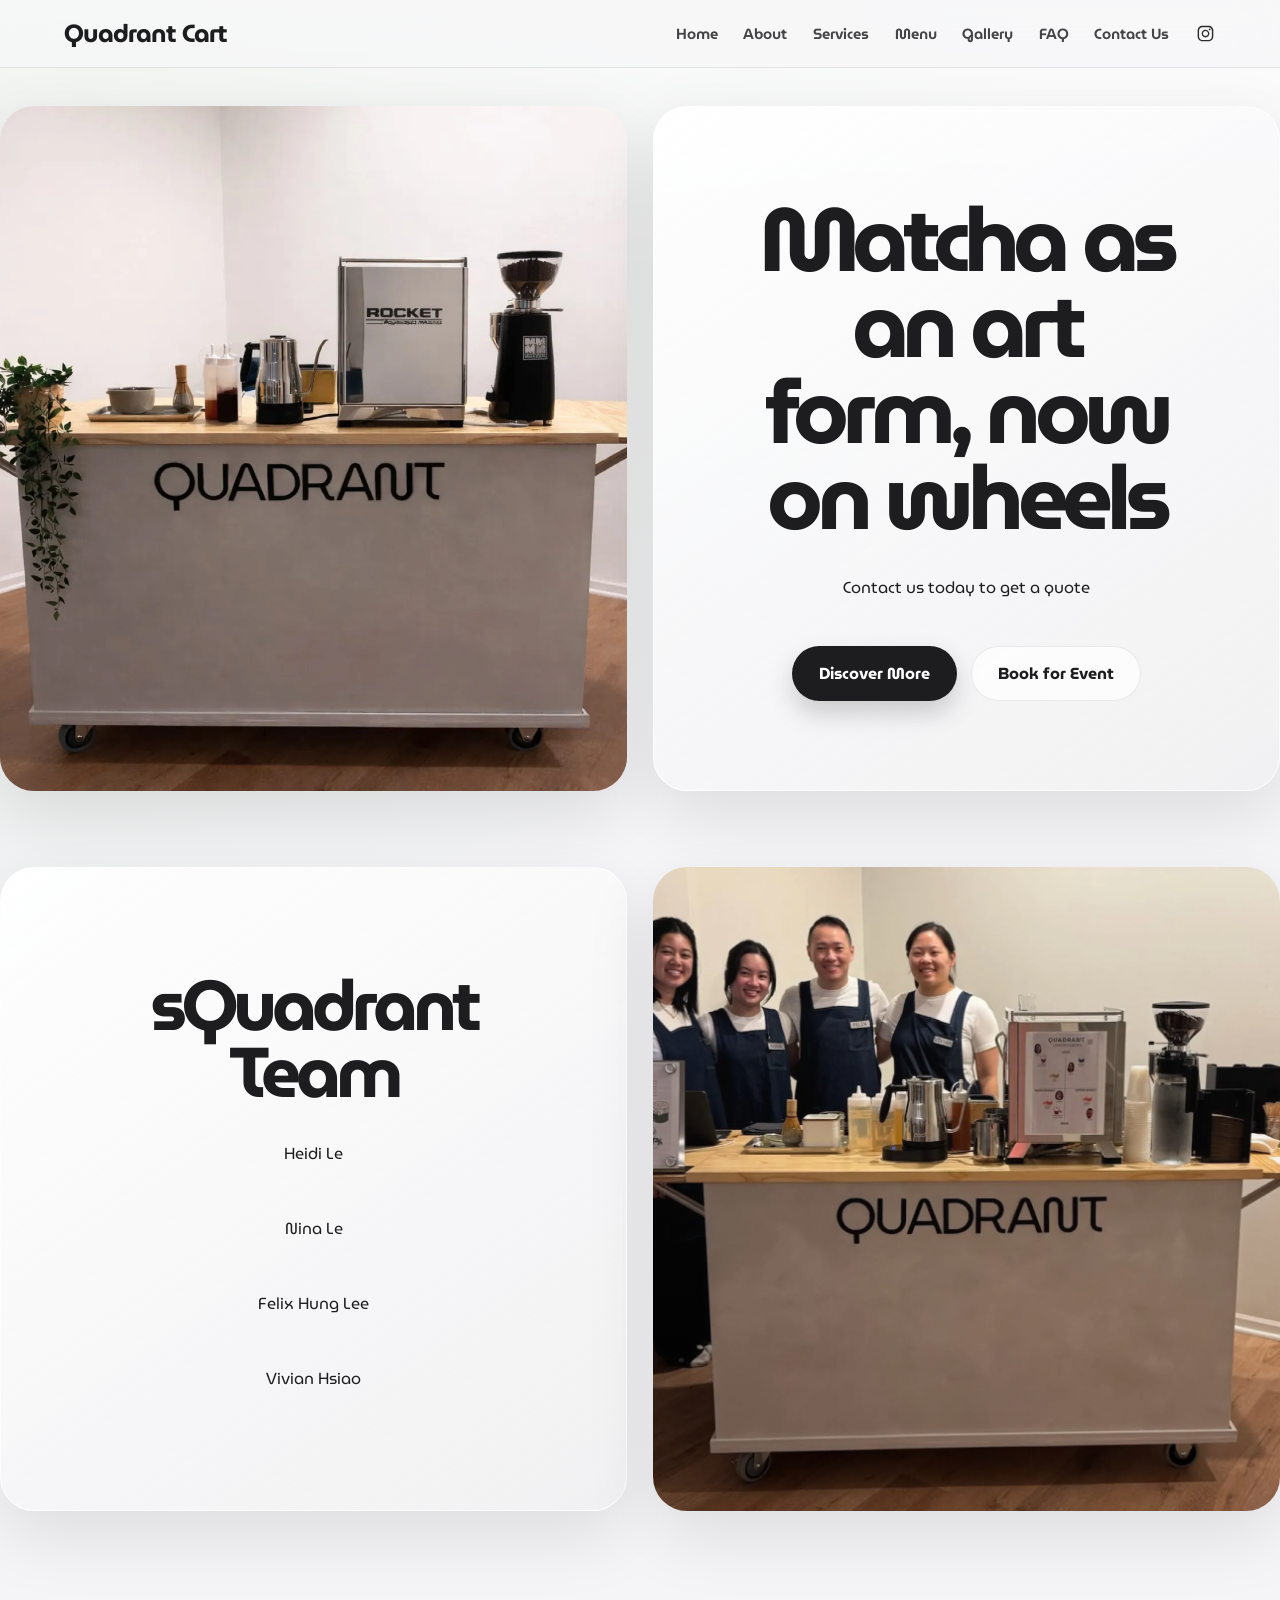
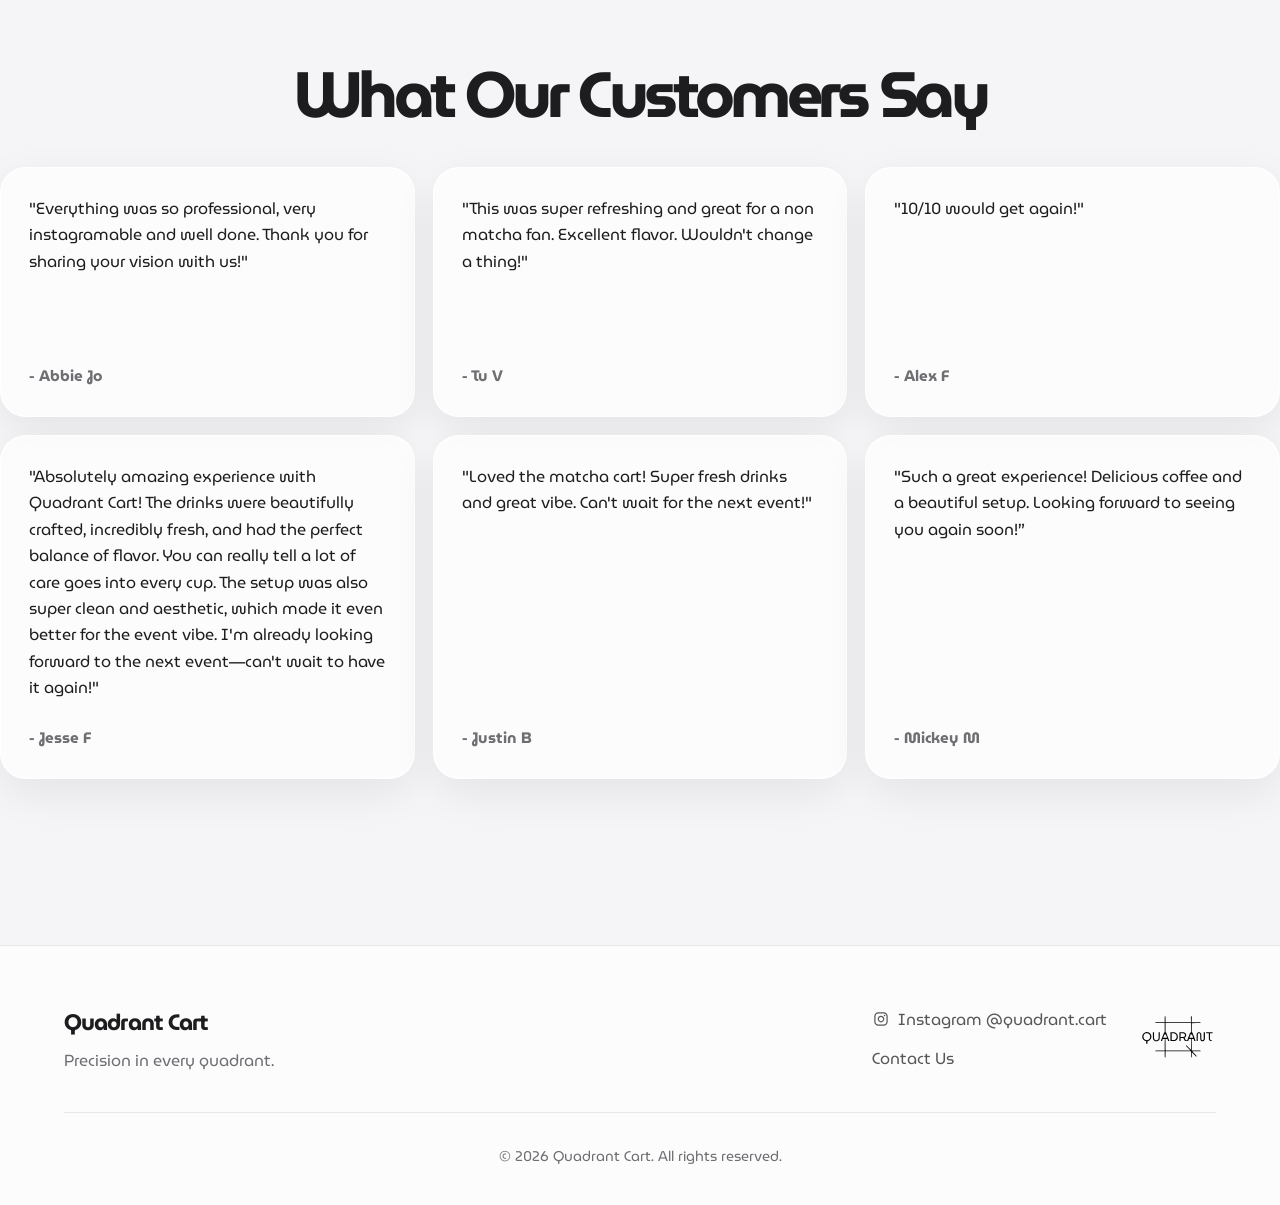
<file: QuadrantCart.com.html>
<!DOCTYPE html>
<html lang="en"><head>
    <!-- Google tag (gtag.js) -->
    <script async src="https://www.googletagmanager.com/gtag/js?id=G-YGGLJJ0MZ8"></script>
    <script>
      window.dataLayer = window.dataLayer || [];
      function gtag(){dataLayer.push(arguments);}
      gtag('js', new Date());

      gtag('config', 'G-YGGLJJ0MZ8');
    </script>
    <meta charset="UTF-8">
    <meta name="viewport" content="width=device-width, initial-scale=1.0, viewport-fit=cover">
    <title>Quadrant Cart | Minneapolis & St. Paul Mobile Coffee and Matcha Cart</title>
    <meta name="description" content="Quadrant Cart is a Minneapolis and St. Paul mobile coffee and matcha cart serving weddings, private events, corporate gatherings, pop-ups, and brand activations across Minnesota.">
    <meta name="robots" content="index, follow">
    <meta name="author" content="Quadrant Cart">
    <meta name="theme-color" content="#f5f5f7">
    <link rel="icon" href="optimized/favicon-32x32.png" type="image/png" sizes="32x32">
    <link rel="canonical" href="https://quadrantcart.com/">
    <meta property="og:type" content="website">
    <meta property="og:site_name" content="Quadrant Cart">
    <meta property="og:title" content="Quadrant Cart | Minneapolis & St. Paul Mobile Coffee and Matcha Cart">
    <meta property="og:description" content="A polished mobile coffee and matcha cart experience for weddings, private events, pop-ups, corporate gatherings, and brand moments in the Twin Cities and across Minnesota.">
    <meta property="og:url" content="https://quadrantcart.com/">
    <meta property="og:image" content="https://quadrantcart.com/optimized/cof-cart.jpg">
    <meta property="og:image:alt" content="Quadrant Cart mobile coffee and matcha setup">
    <meta name="twitter:card" content="summary_large_image">
    <meta name="twitter:title" content="Quadrant Cart | Minneapolis & St. Paul Coffee Cart">
    <meta name="twitter:description" content="Coffee, matcha, and event cart service for gatherings in Minneapolis, St. Paul, and surrounding suburbs.">
    <meta name="twitter:image" content="https://quadrantcart.com/optimized/cof-cart.jpg">

    <link rel="preconnect" href="https://fonts.googleapis.com">
    <link rel="preconnect" href="https://fonts.gstatic.com" crossorigin>
    <link rel="stylesheet" href="https://fonts.googleapis.com/css2?family=MuseoModerno:wght@400;600;700&display=swap">
    <link rel="stylesheet" href="styles.css">
</head>

<body>

    <header class="navbar">
        <div class="logo">Quadrant Cart</div>

        <nav aria-label="Main navigation">
            <ul class="nav-links">
                <li><a href="index.html">Home</a></li>
                <li><a href="about.html">About</a></li>
                <li><a href="services.html">Services</a></li>
                <li><a href="menu.html">Menu</a></li>
                <li><a href="gallery.html">Gallery</a></li>
                <li><a href="faq.html">FAQ</a></li>
                <li><a href="contact-us.html">Contact Us</a></li>
                <li>
                    <a href="https://www.instagram.com/quadrant.cart" target="_blank" rel="noopener noreferrer">
                    <img src="insta-logo.svg" alt="Quadrant Cart Instagram profile" class="nav-logo" width="32" height="32" decoding="async">
                    </a>
                </li>
            </ul>
        </nav>
    </header>

    <div class="hero-section">
        <div class="box left-box">
        </div>

        <div class="box right-box">
            <h1>Matcha as an art form, now on wheels</h1>
            <p>Contact us today to get a quote</p>
            <div class="button-group">
                <button class="but_dis">Discover More</button>
                <button class="but_book_event">Book for Event</button>
            </div>

        </div>
    </div>

    
<div class="hero-section_2">
        <div class="box left-box_2">
            <h2>sQuadrant Team</h2>
            <p>Heidi Le</p>
            <p>Nina Le</p>
            <p>Felix Hung Lee</p>
            <p>Vivian Hsiao</p>
        </div>
        <div class="box right-box_2">
        </div>
</div>
    
<section class="testimonials">
    <h2>What Our Customers Say</h2>

    <div class="testimonial-container">

        <div class="testimonial-card">
            <p>"Everything was so professional, very instagramable and well done. Thank you for sharing your vision with us!"</p>
            <h4>- Abbie Jo</h4>
        </div>

        <div class="testimonial-card">
            <p>"This was super refreshing and great for a non matcha fan. Excellent flavor. Wouldn't change a thing!"</p>
            <h4>- Tu V</h4>
        </div>

        <div class="testimonial-card">
            <p>"10/10 would get again!"</p>
            <h4>- Alex F</h4>
        </div>

        <div class="testimonial-card">
            <p>"Absolutely amazing experience with Quadrant Cart! The drinks were beautifully crafted, incredibly fresh, and had the perfect balance of flavor. You can really tell a lot of care goes into every cup. The setup was also super clean and aesthetic, which made it even better for the event vibe. I'm already looking forward to the next event—can't wait to have it again!"</p>
            <h4>- Jesse F</h4>
        </div>

         <div class="testimonial-card">
            <p>"Loved the matcha cart! Super fresh drinks and great vibe. Can't wait for the next event!"</p>
            <h4>- Justin B</h4>
        </div>

         <div class="testimonial-card">
            <p>"Such a great experience! Delicious coffee and a beautiful setup. Looking forward to seeing you again soon!”</p>
            <h4>- Mickey M</h4>
        </div>

    </div>
</section>

<footer class="footer">
    <div class="footer-content">

        <div class="footer-left">
            <h3>Quadrant Cart</h3>
            <p>Precision in every quadrant.</p>
        </div>

        <div class="footer-links">
            <a href="https://www.instagram.com/quadrant.cart" target="_blank" rel="noopener noreferrer">Instagram @quadrant.cart</a>
            <a href="contact-us.html">Contact Us</a>
        </div>

        <div class="footer-logo">
            <a href="https://www.instagram.com/quadrant.cart" target="_blank" rel="noopener noreferrer">
                <img src="Logo.svg" alt="Quadrant Cart coffee and matcha cart logo" class="footer-img" loading="lazy" decoding="async">
            </a>
        </div>

    </div>

    <div class="footer-bottom">
        <p>© 2026 Quadrant Cart. All rights reserved.</p>
    </div>
</footer>

</body></html>
</file>
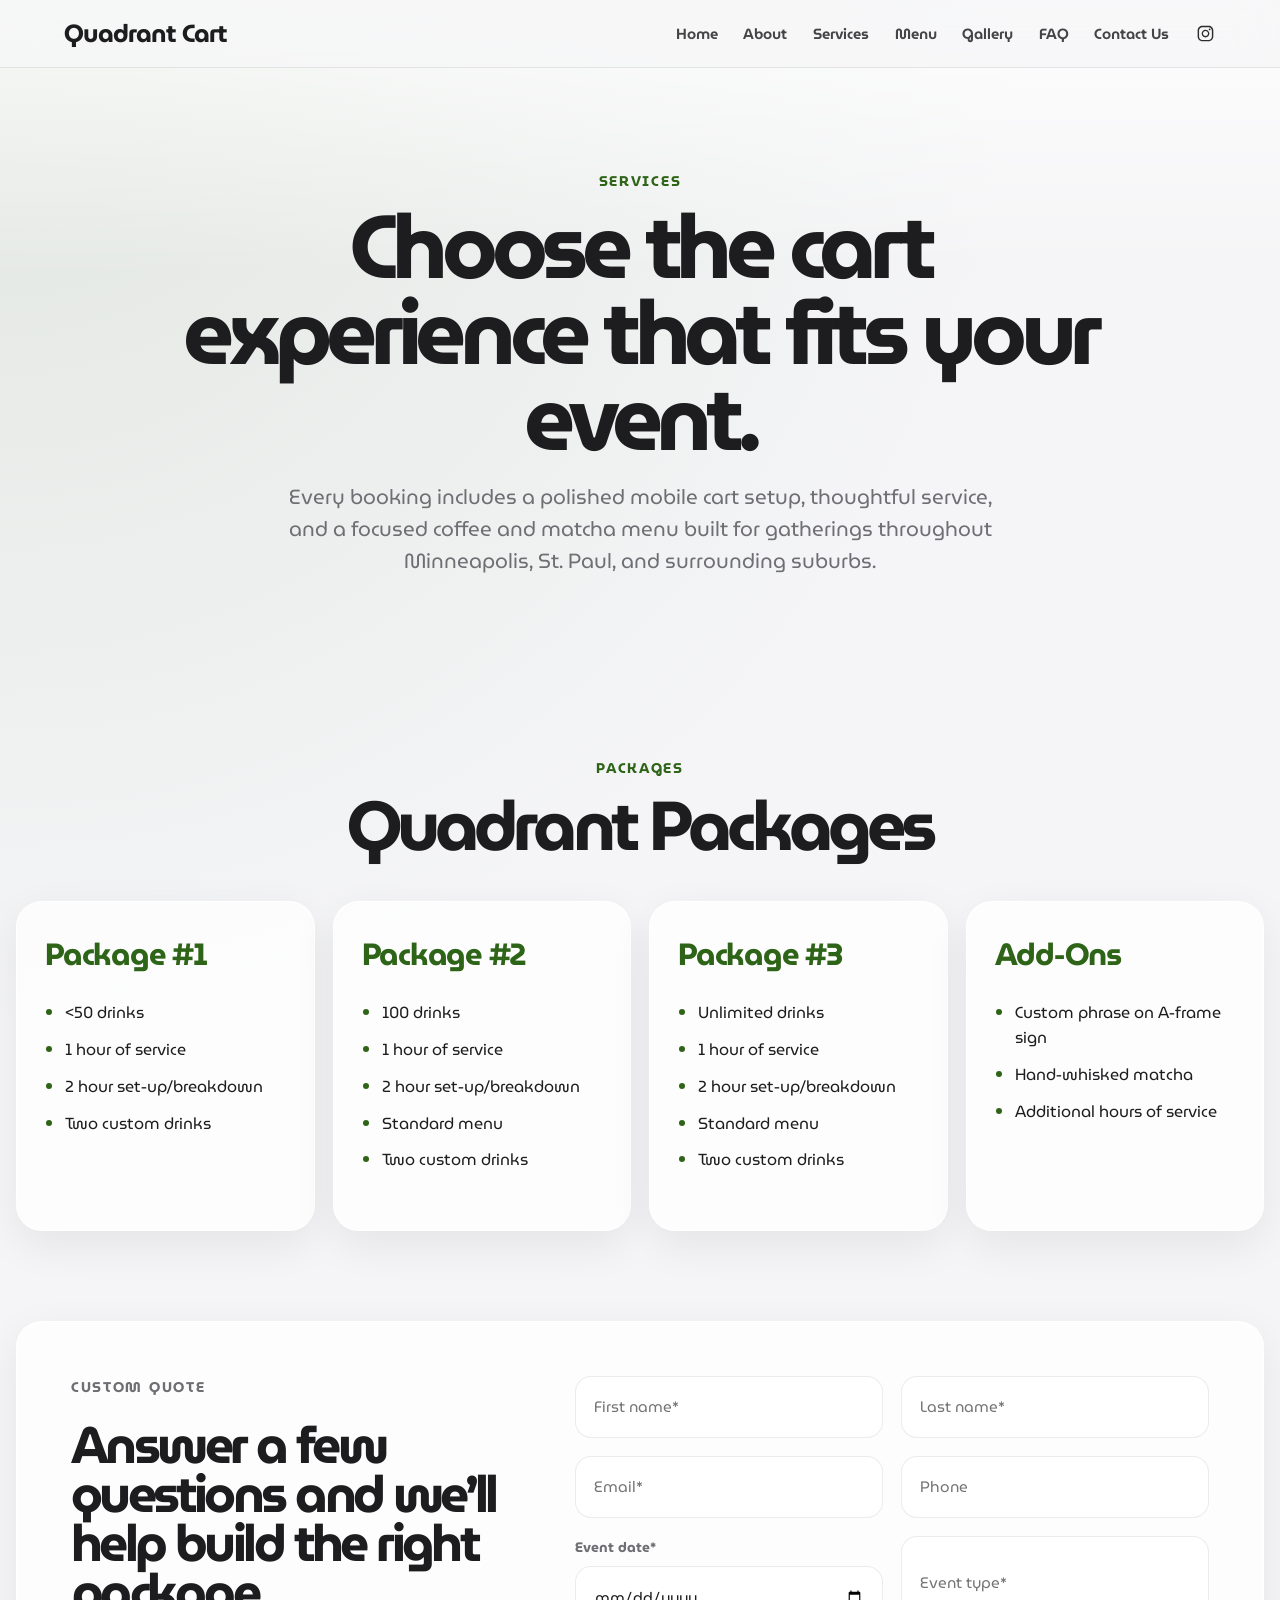
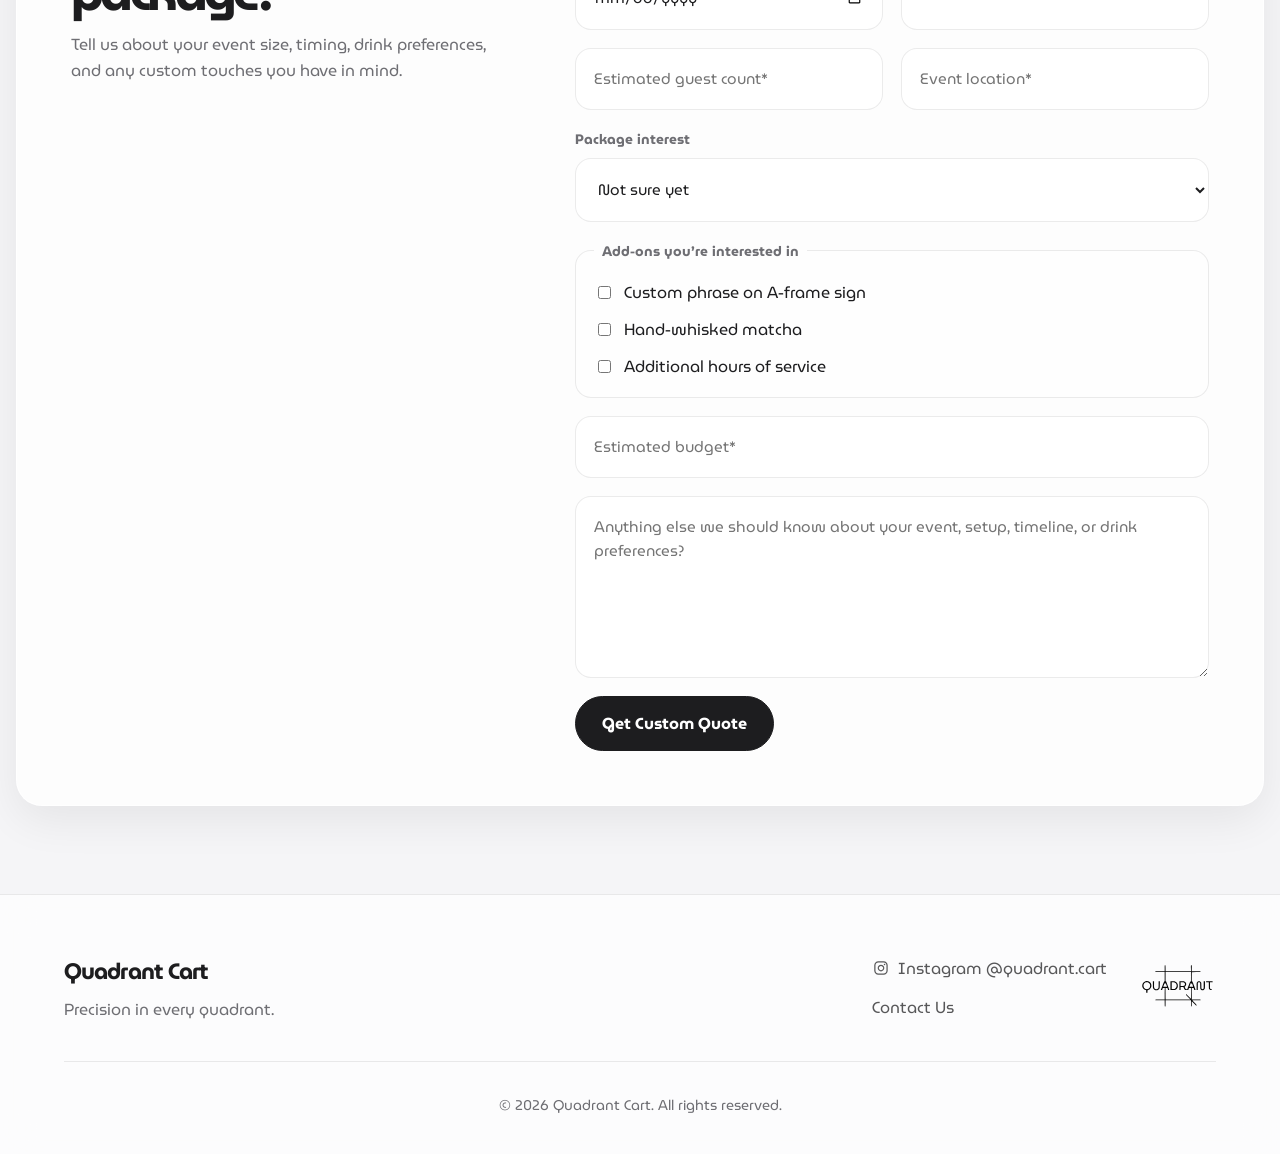
<file: services.html>
<!DOCTYPE html>
<html lang="en">

<head>
    <!-- Google tag (gtag.js) -->
    <script async src="https://www.googletagmanager.com/gtag/js?id=G-YGGLJJ0MZ8"></script>
    <script>
      window.dataLayer = window.dataLayer || [];
      function gtag(){dataLayer.push(arguments);}
      gtag('js', new Date());

      gtag('config', 'G-YGGLJJ0MZ8');
    </script>
    <meta charset="UTF-8">
    <meta name="viewport" content="width=device-width, initial-scale=1.0, viewport-fit=cover">
    <title>Services | Minneapolis & St. Paul Coffee and Matcha Cart Packages</title>
    <meta name="description" content="Explore Quadrant Cart event packages, coffee and matcha menu options, add-ons, and custom quotes for weddings and private events in Minneapolis, St. Paul, and Minnesota.">
    <meta name="robots" content="index, follow">
    <meta name="author" content="Quadrant Cart">
    <meta name="theme-color" content="#f5f5f7">
    <link rel="icon" href="optimized/favicon-32x32.png" type="image/png" sizes="32x32">
    <link rel="canonical" href="https://quadrantcart.com/services.html">
    <meta property="og:type" content="website">
    <meta property="og:site_name" content="Quadrant Cart">
    <meta property="og:title" content="Quadrant Cart Services | Twin Cities Coffee & Matcha Event Packages">
    <meta property="og:description" content="View coffee and matcha cart packages, menus, add-ons, and custom quote options for Minneapolis, St. Paul, and Minnesota events.">
    <meta property="og:url" content="https://quadrantcart.com/services.html">
    <meta property="og:image" content="https://quadrantcart.com/optimized/cof-cart.jpg">
    <meta property="og:image:alt" content="Quadrant Cart coffee and matcha service setup">
    <meta name="twitter:card" content="summary_large_image">
    <meta name="twitter:title" content="Quadrant Cart Services">
    <meta name="twitter:description" content="Coffee and matcha cart packages, add-ons, and custom quote options for Twin Cities events.">
    <meta name="twitter:image" content="https://quadrantcart.com/optimized/cof-cart.jpg">

    <link rel="preconnect" href="https://fonts.googleapis.com">
    <link rel="preconnect" href="https://fonts.gstatic.com" crossorigin>
    <link rel="stylesheet" href="https://fonts.googleapis.com/css2?family=MuseoModerno:wght@400;600;700&display=swap">
    <link rel="stylesheet" href="styles.css">
</head>

<body>

    <header class="navbar">
        <a href="index.html" class="logo">Quadrant Cart</a>

        <nav aria-label="Main navigation">
            <ul class="nav-links">
                <li><a href="index.html">Home</a></li>
                <li><a href="about.html">About</a></li>
                <li><a href="services.html">Services</a></li>
                <li><a href="menu.html">Menu</a></li>
                <li><a href="gallery.html">Gallery</a></li>
                <li><a href="faq.html">FAQ</a></li>
                <li><a href="contact-us.html">Contact Us</a></li>
                <li>
                    <a href="https://www.instagram.com/quadrant.cart" target="_blank" rel="noopener noreferrer">
                    <img src="insta-logo.svg" alt="Quadrant Cart Instagram profile" class="nav-logo" width="32" height="32" decoding="async">
                    </a>
                </li>
            </ul>
        </nav>
    </header>

<main class="services-page">
    <section class="services-page-hero">
        <p class="eyebrow">Services</p>
        <h1>Choose the cart experience that fits your event.</h1>
        <p>
            Every booking includes a polished mobile cart setup, thoughtful service, and a focused coffee and matcha menu built for gatherings throughout Minneapolis, St. Paul, and surrounding suburbs.
        </p>
    </section>

    <section class="package-section" aria-labelledby="packages-heading">
        <div class="section-heading">
            <p class="eyebrow">Packages</p>
            <h2 id="packages-heading">Quadrant Packages</h2>
        </div>

        <div class="package-grid">
            <article class="package-card">
                <p class="package-number">Package #1</p>
                <ul>
                    <li>&lt;50 drinks</li>
                    <li>1 hour of service</li>
                    <li>2 hour set-up/breakdown</li>
                    <li>Two custom drinks</li>
                </ul>
            </article>

            <article class="package-card">
                <p class="package-number">Package #2</p>
                <ul>
                    <li>100 drinks</li>
                    <li>1 hour of service</li>
                    <li>2 hour set-up/breakdown</li>
                    <li>Standard menu</li>
                    <li>Two custom drinks</li>
                </ul>
            </article>

            <article class="package-card">
                <p class="package-number">Package #3</p>
                <ul>
                    <li>Unlimited drinks</li>
                    <li>1 hour of service</li>
                    <li>2 hour set-up/breakdown</li>
                    <li>Standard menu</li>
                    <li>Two custom drinks</li>
                </ul>
            </article>

            <article class="package-card">
                <p class="package-number">Add-Ons</p>
                <ul>
                    <li>Custom phrase on A-frame sign</li>
                    <li>Hand-whisked matcha</li>
                    <li>Additional hours of service</li>
                </ul>
            </article>
        </div>
    </section>

    <section class="quote-section" aria-labelledby="quote-heading">
        <div class="quote-copy">
            <p class="eyebrow">Custom quote</p>
            <h2 id="quote-heading">Answer a few questions and we’ll help build the right package.</h2>
            <p>
                Tell us about your event size, timing, drink preferences, and any custom touches you have in mind.
            </p>
        </div>

        <form action="https://formspree.io/f/xredoybo" method="POST" class="quote-form">
            <input type="hidden" name="form_type" value="Services Custom Quote">

            <div class="form-row">
                <input type="text" name="first_name" placeholder="First name*" required>
                <input type="text" name="last_name" placeholder="Last name*" required>
            </div>

            <div class="form-row">
                <input type="email" name="email" placeholder="Email*" required>
                <input type="tel" name="phone" placeholder="Phone">
            </div>

            <div class="form-row">
                <label class="field-label">
                    Event date*
                    <input type="date" name="event_date" required>
                </label>
                <input type="text" name="event_type" placeholder="Event type*" required>
            </div>

            <div class="form-row">
                <input type="number" name="guest_count" min="1" placeholder="Estimated guest count*" required>
                <input type="text" name="location" placeholder="Event location*" required>
            </div>

            <label class="field-label">
                Package interest
                <select name="package_interest">
                    <option value="">Not sure yet</option>
                    <option>Package #1</option>
                    <option>Package #2</option>
                    <option>Package #3</option>
                </select>
            </label>

            <fieldset class="quote-options">
                <legend>Add-ons you’re interested in</legend>
                <label><input type="checkbox" name="add_ons" value="Custom phrase on A-frame sign"> Custom phrase on A-frame sign</label>
                <label><input type="checkbox" name="add_ons" value="Hand-whisked matcha"> Hand-whisked matcha</label>
                <label><input type="checkbox" name="add_ons" value="Additional hours of service"> Additional hours of service</label>
            </fieldset>

            <input type="text" name="estimated_budget" placeholder="Estimated budget*">

            <textarea
                name="message"
                rows="6"
                placeholder="Anything else we should know about your event, setup, timeline, or drink preferences?"></textarea>

            <button type="submit">Get Custom Quote</button>
        </form>
    </section>
</main>

<footer class="footer">
    <div class="footer-content">

        <div class="footer-left">
            <h3>Quadrant Cart</h3>
            <p>Precision in every quadrant.</p>
        </div>

        <div class="footer-links">
            <a href="https://www.instagram.com/quadrant.cart" target="_blank" rel="noopener noreferrer">Instagram @quadrant.cart</a>
            <a href="contact-us.html">Contact Us</a>
        </div>

        <div class="footer-logo">
            <a href="https://www.instagram.com/quadrant.cart" target="_blank" rel="noopener noreferrer">
                <img src="Logo.svg" alt="Quadrant Cart coffee and matcha cart logo" class="footer-img" loading="lazy" decoding="async">
            </a>
        </div>

    </div>

    <div class="footer-bottom">
        <p>© 2026 Quadrant Cart. All rights reserved.</p>
    </div>
</footer>

</body>

</html>
</file>
<file: styles.css>
:root {
    --bg: #f5f5f7;
    --surface: rgba(255, 255, 255, 0.78);
    --surface-solid: #ffffff;
    --text: #1d1d1f;
    --muted: #6e6e73;
    --line: rgba(0, 0, 0, 0.08);
    --accent: #2e6417;
    --shadow: 0 24px 70px rgba(0, 0, 0, 0.10);
    --radius-xl: 34px;
    --radius-md: 18px;
}

* {
    box-sizing: border-box;
}

html {
    scroll-behavior: smooth;
    scroll-padding-top: 96px;
    -webkit-text-size-adjust: 100%;
    text-size-adjust: 100%;
}

body {
    margin: 0;
    overflow-x: hidden;
    background:
        radial-gradient(circle at top left, rgba(46, 100, 23, 0.10), transparent 34%),
        var(--bg);
    color: var(--text);
    font-family: 'MuseoModerno', -apple-system, BlinkMacSystemFont, "SF Pro Display", "Segoe UI", sans-serif;
    -webkit-font-smoothing: antialiased;
}

body::before {
    content: "";
    position: fixed;
    inset: 0;
    pointer-events: none;
    background: linear-gradient(180deg, rgba(255, 255, 255, 0.80), transparent 280px);
    z-index: -1;
}

img,
svg {
    max-width: 100%;
}

picture {
    display: block;
}

.service-card picture,
.gallery-image-button picture {
    width: 100%;
}

.about-left picture {
    width: 100%;
    height: 100%;
}

.about-left-felix picture {
    height: auto;
}

.navbar {
    position: sticky;
    top: 0;
    z-index: 10;
    display: flex;
    justify-content: space-between;
    align-items: center;
    min-height: 64px;
    padding: 14px clamp(20px, 5vw, 72px);
    background: rgba(245, 245, 247, 0.72);
    border-bottom: 1px solid var(--line);
    backdrop-filter: saturate(180%) blur(22px);
    -webkit-backdrop-filter: saturate(180%) blur(22px);
}

.logo {
    color: var(--text);
    text-decoration: none;
    font-size: clamp(1.15rem, 2vw, 1.55rem);
    font-weight: 700;
    letter-spacing: -0.04em;
    white-space: nowrap;
}

.logo:hover {
    opacity: 0.72;
}

nav {
    display: flex;
    align-items: center;
}

.nav-links {
    list-style: none;
    display: flex;
    align-items: center;
    gap: clamp(12px, 2vw, 28px);
    margin: 0;
    padding: 0;
}

.nav-links a {
    color: var(--text);
    text-decoration: none;
    font-size: 0.92rem;
    font-weight: 600;
    opacity: 0.82;
    transition: opacity 0.2s ease, color 0.2s ease;
}

.nav-links a:hover {
    color: var(--accent);
    opacity: 1;
}

.nav-logo {
    display: block;
    height: 21px;
    width: auto;
}

main {
    width: min(100% - 32px, 1440px);
    margin: 0 auto;
}

.hero-section,
.hero-section_2 {
    display: grid;
    grid-template-columns: minmax(0, 1fr) minmax(0, 1fr);
    gap: clamp(16px, 2vw, 28px);
    min-height: 720px;
    padding: clamp(18px, 3vw, 38px) 0;
}

.box {
    min-width: 0;
    overflow: hidden;
    border-radius: var(--radius-xl);
    box-shadow: var(--shadow);
}

.left-box {
    background-image: url('optimized/cof-cart.jpg');
    background-image: image-set(
        url('optimized/cof-cart.webp') type('image/webp'),
        url('optimized/cof-cart.jpg') type('image/jpeg')
    );
    background-position: center;
    background-size: cover;
    background-repeat: no-repeat;
}

.right-box,
.left-box_2 {
    display: flex;
    flex-direction: column;
    justify-content: center;
    align-items: center;
    text-align: center;
    gap: 18px;
    padding: clamp(42px, 7vw, 96px);
    background: linear-gradient(145deg, rgba(255,255,255,0.94), rgba(239,239,241,0.72));
    border: 1px solid rgba(255, 255, 255, 0.72);
}

.eyebrow {
    margin: 0;
    color: var(--accent);
    font-size: 0.88rem;
    font-weight: 700;
    letter-spacing: 0.12em;
    text-transform: uppercase;
}

.right-box h1,
.left-box_2 h2,
.testimonials h2,
.about-right h1,
.about-right h2,
.faq-section h1,
.faq-section h2 {
    margin: 0;
    color: var(--text);
    font-weight: 700;
    letter-spacing: -0.07em;
    line-height: 0.96;
}

.right-box h1 {
    max-width: 720px;
    font-size: clamp(3.5rem, 7vw, 7.8rem);
}

.hero-copy {
    max-width: 560px;
    margin: 0;
    color: var(--muted);
    font-size: clamp(1.08rem, 1.8vw, 1.45rem);
    line-height: 1.5;
}

.button-group {
    display: flex;
    justify-content: center;
    align-items: center;
    flex-wrap: wrap;
    gap: 14px;
    margin-top: 12px;
}

.button,
.but_dis,
.but_book_event {
    display: inline-flex;
    align-items: center;
    justify-content: center;
    min-height: 48px;
    padding: 14px 26px;
    border: 1px solid transparent;
    border-radius: 999px;
    font-family: inherit;
    font-size: 1rem;
    font-weight: 700;
    text-decoration: none;
    cursor: pointer;
    transition: transform 0.22s ease, box-shadow 0.22s ease, background 0.22s ease;
}

.button:hover,
.but_dis:hover,
.but_book_event:hover {
    transform: translateY(-2px);
}

.button-dark,
.but_dis {
    background: var(--text);
    color: white;
    box-shadow: 0 12px 26px rgba(0, 0, 0, 0.18);
}

.button-light,
.but_book_event {
    background: rgba(255, 255, 255, 0.68);
    color: var(--text);
    border-color: var(--line);
}

.team-section {
    min-height: 560px;
}

.left-box_2 h2 {
    font-size: clamp(3rem, 5.5vw, 6.2rem);
}

.team-list {
    display: grid;
    gap: 8px;
    color: var(--muted);
    font-size: clamp(1rem, 1.5vw, 1.25rem);
}

.team-list a {
    margin: 0;
    color: var(--muted);
    text-decoration: none;
    transition: color 0.2s ease, transform 0.2s ease;
}

.team-list a:hover {
    color: var(--accent);
    transform: translateY(-1px);
}

.right-box_2 {
    background-image:
        linear-gradient(180deg, rgba(255,255,255,0.04), rgba(0,0,0,0.05)),
        url('optimized/quad-team.jpg');
    background-image:
        linear-gradient(180deg, rgba(255,255,255,0.04), rgba(0,0,0,0.05)),
        image-set(
            url('optimized/quad-team.webp') type('image/webp'),
            url('optimized/quad-team.jpg') type('image/jpeg')
        );
    background-position: center;
    background-size: cover;
    background-repeat: no-repeat;
}

.home-services {
    padding: clamp(76px, 8vw, 128px) 0;
}

.section-heading {
    display: grid;
    gap: 14px;
    margin: 0 auto 42px;
    text-align: center;
}

.section-heading h2 {
    max-width: 820px;
    margin: 0 auto;
    color: var(--text);
    font-size: clamp(2.7rem, 5.4vw, 6rem);
    font-weight: 700;
    letter-spacing: -0.07em;
    line-height: 0.96;
}

.service-grid {
    display: grid;
    grid-template-columns: repeat(4, minmax(0, 1fr));
    gap: 18px;
}

.service-card {
    min-width: 0;
    overflow: hidden;
    background: rgba(255, 255, 255, 0.74);
    border: 1px solid rgba(255, 255, 255, 0.82);
    border-radius: 26px;
    box-shadow: 0 14px 44px rgba(0,0,0,0.07);
    transition: transform 0.22s ease, box-shadow 0.22s ease;
}

.service-card:hover {
    transform: translateY(-6px);
    box-shadow: 0 20px 56px rgba(0,0,0,0.10);
}

.service-card img {
    display: block;
    width: 100%;
    aspect-ratio: 4 / 3;
    object-fit: cover;
}

.service-card:nth-child(1) img {
    object-position: center 58%;
}

.service-card:nth-child(2) img {
    object-position: center 62%;
}

.service-card:nth-child(3) img {
    object-position: center 48%;
}

.service-card:nth-child(4) img {
    object-position: center 58%;
}

.service-card-content {
    display: flex;
    min-height: 290px;
    flex-direction: column;
    gap: 16px;
    padding: 26px;
}

.service-card h3 {
    margin: 0;
    color: var(--text);
    font-size: clamp(1.35rem, 2vw, 1.95rem);
    letter-spacing: -0.04em;
    line-height: 1.05;
}

.service-card p {
    margin: 0;
    color: var(--muted);
    font-size: 0.98rem;
    line-height: 1.62;
}

.service-link {
    display: inline-flex;
    width: fit-content;
    margin-top: auto;
    color: var(--accent);
    font-size: 0.82rem;
    font-weight: 700;
    letter-spacing: 0.10em;
    text-decoration: none;
    text-transform: uppercase;
}

.service-link:hover {
    color: var(--text);
}

.events-section {
    padding: clamp(76px, 8vw, 128px) 0;
}

.events-panel {
    display: grid;
    grid-template-columns: minmax(320px, 0.95fr) minmax(0, 1.05fr);
    gap: 18px;
    align-items: stretch;
}

.calendar-card,
.event-list {
    background: rgba(255, 255, 255, 0.74);
    border: 1px solid rgba(255, 255, 255, 0.82);
    border-radius: 26px;
    box-shadow: 0 14px 44px rgba(0,0,0,0.07);
}

.calendar-card {
    padding: clamp(22px, 3vw, 34px);
}

.calendar-header {
    display: flex;
    justify-content: space-between;
    align-items: center;
    gap: 18px;
    margin-bottom: 24px;
}

.calendar-header div {
    text-align: center;
}

.calendar-header p {
    margin: 0;
    color: var(--text);
    font-size: clamp(2rem, 4vw, 3.6rem);
    font-weight: 700;
    letter-spacing: -0.06em;
    line-height: 0.96;
}

.calendar-header span {
    color: var(--muted);
    font-weight: 700;
}

.calendar-nav-button {
    display: grid;
    place-items: center;
    width: 44px;
    height: 44px;
    flex: 0 0 auto;
    border: 1px solid var(--line);
    border-radius: 999px;
    background: rgba(255, 255, 255, 0.72);
    color: var(--text);
    cursor: pointer;
    font-family: inherit;
    font-size: 1.45rem;
    font-weight: 700;
    transition: background 0.22s ease, color 0.22s ease, opacity 0.22s ease;
}

.calendar-nav-button:hover:not(:disabled) {
    background: var(--text);
    color: white;
}

.calendar-nav-button:disabled {
    cursor: not-allowed;
    opacity: 0.34;
}

.calendar-grid {
    display: grid;
    grid-template-columns: repeat(7, minmax(0, 1fr));
    gap: 8px;
}

.calendar-grid > span:not(.calendar-day) {
    color: var(--muted);
    font-size: 0.72rem;
    font-weight: 700;
    text-align: center;
    text-transform: uppercase;
}

.calendar-day {
    display: grid;
    place-items: center;
    min-height: 44px;
    border: 1px solid var(--line);
    border-radius: 14px;
    background: rgba(255, 255, 255, 0.64);
    color: var(--text);
    cursor: pointer;
    font-family: inherit;
    font-weight: 700;
    transition: background 0.2s ease, border-color 0.2s ease, color 0.2s ease, box-shadow 0.2s ease;
}

.calendar-day.is-muted {
    color: rgba(110, 110, 115, 0.38);
}

.calendar-day:hover,
.calendar-day:focus-visible {
    border-color: rgba(46, 100, 23, 0.38);
    box-shadow: 0 0 0 3px rgba(46, 100, 23, 0.12);
    outline: none;
}

.calendar-day.has-event {
    position: relative;
    background: var(--text);
    color: white;
    box-shadow: 0 10px 24px rgba(0, 0, 0, 0.14);
}

.calendar-day.is-selected {
    border-color: var(--accent);
    box-shadow: 0 0 0 3px rgba(46, 100, 23, 0.18), 0 10px 24px rgba(0, 0, 0, 0.14);
}

.calendar-day.has-event::after {
    content: "";
    position: absolute;
    bottom: 7px;
    width: 5px;
    height: 5px;
    border-radius: 999px;
    background: var(--accent);
}

.selected-events {
    margin-top: 22px;
    padding-top: 20px;
    border-top: 1px solid var(--line);
}

.selected-events h3 {
    margin: 0 0 14px;
    color: var(--text);
    font-size: 1rem;
    letter-spacing: 0;
}

.selected-events .event-card {
    grid-template-columns: 1fr;
    margin-top: 12px;
    padding: 16px;
}

.selected-events .event-card time {
    width: fit-content;
    min-height: 0;
    padding: 8px 12px;
}

.event-card-private {
    display: block;
}

.event-card-private h3 {
    margin-bottom: 0;
}

.event-list {
    display: flex;
    flex-direction: column;
    gap: 14px;
    padding: clamp(22px, 3vw, 34px);
}

.event-list > div {
    display: flex;
    flex-direction: column;
    gap: 14px;
}

.event-card {
    display: grid;
    grid-template-columns: 84px 1fr;
    gap: 18px;
    align-items: center;
    padding: 20px;
    border: 1px solid var(--line);
    border-radius: 20px;
    background: rgba(255, 255, 255, 0.68);
}

.event-card time {
    display: grid;
    place-items: center;
    min-height: 58px;
    border-radius: 16px;
    background: rgba(46, 100, 23, 0.10);
    color: var(--accent);
    font-weight: 700;
}

.event-card h3 {
    margin: 0 0 6px;
    color: var(--text);
    font-size: clamp(1.15rem, 2vw, 1.55rem);
    letter-spacing: -0.04em;
}

.event-card p {
    margin: 0;
    color: var(--muted);
    line-height: 1.45;
}

.event-empty {
    margin: 0;
    color: var(--muted);
    line-height: 1.55;
}

.event-button {
    align-self: flex-start;
    margin-top: auto;
}

.services-page {
    padding: clamp(64px, 8vw, 112px) 0 24px;
}

.services-page-hero {
    max-width: 920px;
    margin: 0 auto clamp(58px, 7vw, 92px);
    text-align: center;
}

.services-page-hero h1 {
    margin: 12px auto 20px;
    color: var(--text);
    font-size: clamp(3rem, 7vw, 7rem);
    font-weight: 700;
    letter-spacing: -0.07em;
    line-height: 0.96;
}

.services-page-hero p:last-child {
    max-width: 720px;
    margin: 0 auto;
    color: var(--muted);
    font-size: clamp(1.05rem, 1.6vw, 1.3rem);
    line-height: 1.55;
}

.package-section,
.service-details-section,
.quote-section {
    padding: clamp(58px, 7vw, 92px) 0;
}

.package-grid {
    display: grid;
    grid-template-columns: repeat(4, minmax(0, 1fr));
    gap: 18px;
}

.package-card,
.service-detail-card,
.quote-section {
    background: rgba(255, 255, 255, 0.74);
    border: 1px solid rgba(255, 255, 255, 0.82);
    border-radius: 26px;
    box-shadow: 0 14px 44px rgba(0,0,0,0.07);
}

.package-card {
    display: flex;
    min-height: 330px;
    flex-direction: column;
    padding: 28px;
}

.package-number {
    margin: 0 0 22px;
    color: var(--accent);
    font-size: clamp(1.45rem, 2.4vw, 2rem);
    font-weight: 700;
    letter-spacing: -0.04em;
}

.package-card ul,
.service-detail-card ul {
    display: grid;
    gap: 12px;
    margin: 0;
    padding-left: 20px;
    color: var(--text);
    line-height: 1.55;
}

.package-card li::marker,
.service-detail-card li::marker {
    color: var(--accent);
}

.service-details-section {
    display: grid;
    grid-template-columns: repeat(2, minmax(0, 1fr));
    gap: 18px;
}

.service-detail-card {
    padding: 32px;
}

.service-detail-card h2,
.quote-copy h2 {
    margin: 0 0 14px;
    color: var(--text);
    font-size: clamp(2rem, 4vw, 3.8rem);
    letter-spacing: -0.07em;
    line-height: 0.96;
}

.service-detail-card p,
.quote-copy p {
    margin: 0 0 22px;
    color: var(--muted);
    line-height: 1.65;
}

.quote-section {
    display: grid;
    grid-template-columns: minmax(0, 0.82fr) minmax(320px, 1.18fr);
    gap: clamp(28px, 5vw, 70px);
    align-items: start;
    padding: clamp(28px, 5vw, 54px);
}

.quote-copy {
    position: sticky;
    top: 104px;
}

.quote-form {
    display: flex;
    flex-direction: column;
    gap: 18px;
}

.quote-form input,
.quote-form select,
.quote-form textarea {
    width: 100%;
    padding: 18px;
    border: 1px solid var(--line);
    border-radius: 16px;
    background: rgba(255, 255, 255, 0.78);
    color: var(--text);
    font-family: inherit;
    font-size: 0.95rem;
}

.quote-form input:focus,
.quote-form select:focus,
.quote-form textarea:focus {
    border-color: rgba(46, 100, 23, 0.42);
    box-shadow: 0 0 0 4px rgba(46, 100, 23, 0.10);
    outline: none;
}

.quote-options {
    display: grid;
    gap: 12px;
    margin: 0;
    padding: 18px;
    border: 1px solid var(--line);
    border-radius: 16px;
    background: rgba(255, 255, 255, 0.50);
}

.quote-options legend {
    padding: 0 8px;
    color: var(--muted);
    font-size: 0.86rem;
    font-weight: 700;
}

.quote-options label {
    display: flex;
    gap: 10px;
    align-items: center;
    color: var(--text);
}

.quote-options input {
    width: auto;
}

.quote-form button {
    align-self: flex-start;
    min-height: 48px;
    padding: 14px 26px;
    border: 1px solid var(--text);
    border-radius: 999px;
    background: var(--text);
    color: white;
    cursor: pointer;
    font-family: inherit;
    font-size: 1rem;
    font-weight: 700;
}

.quote-form button:hover {
    background: transparent;
    color: var(--text);
}

.testimonials {
    padding: clamp(78px, 8vw, 132px) 0;
    text-align: center;
}

.testimonials h2 {
    margin: 12px auto 42px;
    max-width: 820px;
    font-size: clamp(2.6rem, 5vw, 5.6rem);
}

.testimonial-container {
    display: grid;
    grid-template-columns: repeat(3, minmax(0, 1fr));
    gap: 18px;
}

.testimonial-card {
    display: flex;
    flex-direction: column;
    justify-content: space-between;
    min-height: 250px;
    padding: 28px;
    text-align: left;
    background: rgba(255, 255, 255, 0.72);
    border: 1px solid rgba(255, 255, 255, 0.80);
    border-radius: 26px;
    box-shadow: 0 14px 44px rgba(0,0,0,0.07);
    transition: transform 0.22s ease, box-shadow 0.22s ease;
}

.testimonial-card:hover {
    transform: translateY(-6px);
    box-shadow: 0 20px 56px rgba(0,0,0,0.10);
}

.testimonial-card p {
    margin: 0;
    color: var(--text);
    font-size: 1rem;
    line-height: 1.65;
}

.testimonial-card h4 {
    margin: 24px 0 0;
    color: var(--muted);
    font-size: 0.95rem;
}

.footer {
    margin: clamp(32px, 5vw, 72px) auto 0;
    padding: 54px clamp(20px, 5vw, 72px) 24px;
    color: var(--text);
    background: rgba(255, 255, 255, 0.70);
    border-top: 1px solid var(--line);
    backdrop-filter: blur(18px);
    -webkit-backdrop-filter: blur(18px);
}

.footer-content {
    display: grid;
    grid-template-columns: 1fr auto auto;
    align-items: center;
    gap: 32px;
    max-width: 1440px;
    margin: 0 auto;
}

.footer-left h3 {
    margin: 0 0 8px;
    font-size: 1.4rem;
    letter-spacing: -0.04em;
}

.footer-left p {
    margin: 0;
    color: var(--muted);
}

.footer-links a,
.footer-social a {
    display: block;
    color: var(--text);
    text-decoration: none;
    margin: 7px 0;
    opacity: 0.74;
    transition: opacity 0.2s ease, color 0.2s ease, transform 0.2s ease;
}

.footer-links a:hover,
.footer-social a:hover {
    color: var(--accent);
    opacity: 1;
}

.footer-links a[href*="instagram"] {
    display: inline-flex;
    align-items: center;
    gap: 8px;
}

.footer-links a[href*="instagram"]::before {
    content: "";
    width: 18px;
    height: 18px;
    flex: 0 0 18px;
    background: currentColor;
    -webkit-mask: url("insta-logo.svg") center / contain no-repeat;
    mask: url("insta-logo.svg") center / contain no-repeat;
}

.footer-links a[href*="instagram"]:hover {
    transform: translateX(2px);
}

.footer-bottom {
    max-width: 1440px;
    margin: 34px auto 0;
    padding-top: 18px;
    border-top: 1px solid var(--line);
    text-align: center;
    color: var(--muted);
    font-size: 0.88rem;
}

.footer-img {
    display: block;
    height: 64px;
    width: auto;
    transition: transform 0.22s ease, opacity 0.22s ease;
}

.footer-img:hover {
    transform: scale(1.04);
}

.gallery-page {
    padding: clamp(64px, 8vw, 112px) 0 24px;
}

.gallery-hero {
    max-width: 900px;
    margin: 0 auto clamp(48px, 6vw, 76px);
    text-align: center;
}

.gallery-hero h1 {
    margin: 12px auto 18px;
    color: var(--text);
    font-size: clamp(3.2rem, 7vw, 7rem);
    font-weight: 700;
    letter-spacing: -0.07em;
    line-height: 0.96;
}

.gallery-hero p:last-child {
    max-width: 680px;
    margin: 0 auto;
    color: var(--muted);
    font-size: clamp(1.05rem, 1.6vw, 1.3rem);
    line-height: 1.55;
}

.gallery-section {
    padding: 0 0 clamp(58px, 7vw, 92px);
}

.gallery-container {
    display: grid;
    grid-template-columns: repeat(3, minmax(0, 1fr));
    grid-auto-flow: row dense;
    grid-auto-rows: 8px;
    gap: 18px;
    align-items: start;
}

.gallery-item {
    display: block;
    width: 100%;
    margin: 0;
    overflow: hidden;
    border: 1px solid rgba(255, 255, 255, 0.82);
    border-radius: 26px;
    background: transparent;
    box-shadow: 0 14px 44px rgba(0,0,0,0.07);
    transition: transform 0.22s ease, box-shadow 0.22s ease;
    break-inside: avoid;
}

.gallery-item:hover {
    transform: translateY(-6px);
    box-shadow: 0 20px 56px rgba(0,0,0,0.10);
}

.gallery-image-button {
    display: block;
    width: 100%;
    padding: 0;
    border: 0;
    background: transparent;
    cursor: zoom-in;
    line-height: 0;
}

.gallery-image-button:focus-visible {
    outline: 4px solid rgba(46, 100, 23, 0.28);
    outline-offset: -4px;
}

.gallery-image-button picture {
    display: block;
}

.gallery-item img {
    width: 100%;
    height: auto;
    display: block;
    transition: transform 0.32s ease;
}

.gallery-item:hover img {
    transform: scale(1.04);
}

.gallery-lightbox {
    position: fixed;
    inset: 0;
    z-index: 100;
    display: grid;
    place-items: center;
    padding: clamp(18px, 4vw, 52px);
    background: rgba(245, 245, 247, 0.86);
    backdrop-filter: blur(18px);
    -webkit-backdrop-filter: blur(18px);
}

.gallery-lightbox[hidden] {
    display: none;
}

.gallery-lightbox img {
    max-width: min(100%, 1180px);
    max-height: 86vh;
    object-fit: contain;
    border-radius: 26px;
    box-shadow: var(--shadow);
    animation: galleryPop 0.22s ease-out;
}

.gallery-lightbox-close {
    position: fixed;
    top: clamp(16px, 3vw, 32px);
    right: clamp(16px, 3vw, 32px);
    min-height: 44px;
    padding: 11px 18px;
    border: 1px solid var(--line);
    border-radius: 999px;
    background: var(--text);
    color: white;
    cursor: pointer;
    font-family: inherit;
    font-weight: 700;
}

.has-open-lightbox {
    overflow: hidden;
}

@keyframes galleryPop {
    from {
        opacity: 0;
        transform: scale(0.96);
    }
    to {
        opacity: 1;
        transform: scale(1);
    }
}

.about-section {
    padding: 70px 20px;
}

.about-container {
    max-width: 1200px;
    margin: 0 auto;
    display: flex;
    align-items: center;
    gap: 60px;
}

.about-left,
.about-right {
    flex: 1;
}

.about-left {
    display: flex;
    align-items: center;
    justify-content: center;
    aspect-ratio: 4 / 3;
    overflow: hidden;
    border-radius: 28px;
    background: var(--soft);
    box-shadow: var(--shadow);
}

.about-left img {
    width: 100%;
    height: 100%;
    object-fit: cover;
    object-position: center;
    display: block;
}

.about-left-felix {
    display: block;
    aspect-ratio: auto;
    background: transparent;
}

.about-left-marina {
    aspect-ratio: 4 / 5;
    max-width: 520px;
}

.about-left-vivian {
    aspect-ratio: 3 / 4;
    max-width: 520px;
}

.about-left-jesse {
    aspect-ratio: 3 / 4;
    max-width: 520px;
}

.about-left img[src="optimized/felix.jpg"] {
    height: auto;
    object-fit: initial;
}

.about-left img[src="optimized/heidi.jpg"] {
    object-position: 68% center;
}

.about-left img[src="optimized/vivian.jpg"] {
    object-position: center 28%;
}

.about-right h1,
.about-right h2 {
    font-size: clamp(2.4rem, 4vw, 4.4rem);
    margin-bottom: 20px;
}

.about-right p {
    color: var(--muted);
    font-size: 1.12rem;
    line-height: 1.7;
}

.about-container.reverse {
    flex-direction: row-reverse;
}

.faq-section {
    max-width: 920px;
    margin: 0 auto;
    padding: 88px 20px;
}

.faq-section > .eyebrow {
    text-align: center;
}

.faq-section h1,
.faq-section h2 {
    text-align: center;
    font-size: clamp(2.4rem, 5vw, 5rem);
    margin-bottom: 44px;
}

.faq details {
    margin-bottom: 14px;
    padding: 22px 24px;
    background: rgba(255, 255, 255, 0.74);
    border: 1px solid rgba(255, 255, 255, 0.82);
    border-radius: 20px;
    box-shadow: 0 12px 34px rgba(0,0,0,0.06);
}

.faq summary {
    color: var(--text);
    font-size: 1.15rem;
    font-weight: 700;
    cursor: pointer;
    list-style: none;
    position: relative;
    padding-right: 34px;
}

.faq summary::-webkit-details-marker {
    display: none;
}

.faq summary::after {
    content: "+";
    position: absolute;
    right: 0;
    font-size: 1.6rem;
    transition: 0.3s;
}

.faq details[open] summary::after {
    content: "−";
}

.faq p {
    margin-top: 15px;
    color: var(--muted);
    font-size: 1rem;
    line-height: 1.65;
}

@keyframes fadeIn {
    from {
        opacity: 0;
        transform: translateY(-5px);
    }
    to {
        opacity: 1;
        transform: translateY(0);
    }
}

details[open] p {
    animation: fadeIn 0.3s ease-in;
}

.menu-page {
    padding: clamp(64px, 8vw, 112px) 0 24px;
}

.menu-page-hero {
    max-width: 920px;
    margin: 0 auto clamp(58px, 7vw, 92px);
    text-align: center;
}

.menu-page-hero h1 {
    margin: 12px auto 20px;
    color: var(--text);
    font-size: clamp(3rem, 7vw, 7rem);
    font-weight: 700;
    letter-spacing: -0.07em;
    line-height: 0.96;
}

.menu-page-hero p:last-child {
    max-width: 720px;
    margin: 0 auto;
    color: var(--muted);
    font-size: clamp(1.05rem, 1.6vw, 1.3rem);
    line-height: 1.55;
}

.menu-card-section,
.quadrant-menu-section {
    padding: clamp(58px, 7vw, 92px) 0;
}

.menu-grid {
    display: grid;
    grid-template-columns: repeat(6, minmax(0, 1fr));
    gap: 18px;
    align-items: stretch;
}

.menu-card {
    min-width: 0;
    padding: 28px;
    background: rgba(255, 255, 255, 0.74);
    border: 1px solid rgba(255, 255, 255, 0.82);
    border-radius: 26px;
    box-shadow: 0 14px 44px rgba(0,0,0,0.07);
}

.menu-card-featured {
    grid-column: span 3;
    grid-row: span 2;
}

.menu-card:not(.menu-card-featured) {
    grid-column: span 3;
}

.menu-card h3 {
    margin: 0 0 22px;
    color: var(--accent);
    font-size: clamp(1.45rem, 2.8vw, 2.4rem);
    font-weight: 700;
    letter-spacing: -0.04em;
    line-height: 1;
}

.menu-card ul {
    display: grid;
    gap: 14px;
    margin: 0;
    padding: 0;
    list-style: none;
}

.menu-card li {
    display: flex;
    justify-content: space-between;
    align-items: baseline;
    gap: 16px;
    color: var(--text);
    line-height: 1.45;
}

.menu-card li span {
    flex: 0 0 auto;
    color: var(--muted);
    font-size: 0.86rem;
    font-weight: 700;
}

.quadrant-map {
    position: relative;
    display: grid;
    min-height: 720px;
    padding: clamp(48px, 6vw, 82px);
    overflow: hidden;
    background:
        linear-gradient(rgba(46, 100, 23, 0.18) 1px, transparent 1px),
        linear-gradient(90deg, rgba(46, 100, 23, 0.18) 1px, transparent 1px),
        rgba(255, 255, 255, 0.74);
    background-size: 34px 34px;
    border: 1px solid rgba(255, 255, 255, 0.82);
    border-radius: 26px;
    box-shadow: 0 14px 44px rgba(0,0,0,0.07);
}

.quadrant-map::before,
.quadrant-map::after {
    content: "";
    position: absolute;
    background: var(--accent);
    opacity: 0.82;
}

.quadrant-map::before {
    left: 50%;
    top: 12%;
    bottom: 12%;
    width: 4px;
    transform: translateX(-50%);
}

.quadrant-map::after {
    top: 54%;
    left: 8%;
    right: 8%;
    height: 4px;
    transform: translateY(-50%);
}

.axis-label {
    position: absolute;
    z-index: 1;
    padding: 6px 10px;
    background: rgba(255, 255, 255, 0.78);
    border-radius: 14px;
    color: var(--accent);
    font-weight: 700;
    letter-spacing: -0.04em;
    text-transform: uppercase;
}

.axis-top {
    top: 24px;
    left: 50%;
    transform: translateX(-50%);
    font-size: clamp(1.6rem, 4vw, 3rem);
}

.axis-bottom {
    bottom: 24px;
    left: 50%;
    transform: translateX(-50%);
    font-size: clamp(1.6rem, 4vw, 3rem);
}

.axis-left {
    left: 28px;
    top: 51%;
    transform: translateY(-50%);
    font-size: clamp(1.2rem, 3vw, 2.2rem);
}

.axis-right {
    right: 28px;
    top: 51%;
    transform: translateY(-50%);
    font-size: clamp(1.2rem, 3vw, 2.2rem);
}

.quadrant-drink {
    position: absolute;
    z-index: 1;
    display: grid;
    justify-items: center;
    gap: 8px;
    max-width: 190px;
    padding: 18px;
    text-align: center;
    background: rgba(255, 255, 255, 0.82);
    border: 1px solid rgba(255, 255, 255, 0.92);
    border-radius: 22px;
    box-shadow: 0 12px 34px rgba(0,0,0,0.08);
}

.quadrant-drink img {
    width: 74px;
    height: 74px;
    object-fit: cover;
    border-radius: 999px;
    box-shadow: 0 8px 24px rgba(0,0,0,0.12);
}

.quadrant-drink span {
    color: var(--muted);
    font-size: 0.8rem;
    font-weight: 700;
    text-transform: uppercase;
}

.quadrant-drink h3 {
    margin: 0;
    color: var(--accent);
    font-size: clamp(1rem, 2vw, 1.35rem);
    letter-spacing: -0.04em;
    line-height: 1.05;
}

.quadrant-drink-heidi {
    top: 14%;
    left: 10%;
}

.quadrant-drink-nina {
    top: 28%;
    left: 38%;
}

.quadrant-drink-ginger {
    top: 17%;
    right: 13%;
}

.quadrant-drink-vivian {
    left: 37%;
    bottom: 17%;
}

.quadrant-drink-orange-tonic {
    left: 13%;
    bottom: 29%;
}

.quadrant-drink-felix {
    right: 13%;
    bottom: 18%;
}

@media (max-width: 1040px) {
    .navbar {
        align-items: flex-start;
        gap: 18px;
        flex-direction: column;
    }

    .nav-links {
        flex-wrap: wrap;
    }

    .hero-section,
    .hero-section_2 {
        grid-template-columns: 1fr;
        min-height: auto;
    }

    .events-panel {
        grid-template-columns: 1fr;
    }

    .left-box,
    .right-box_2 {
        min-height: 520px;
    }

    .testimonial-container,
    .service-grid,
    .package-grid {
        grid-template-columns: repeat(2, minmax(0, 1fr));
    }

    .menu-grid {
        grid-template-columns: repeat(2, minmax(0, 1fr));
    }

    .menu-card-featured,
    .menu-card:not(.menu-card-featured) {
        grid-column: auto;
        grid-row: auto;
    }

    .quote-section {
        grid-template-columns: 1fr;
    }

    .quote-copy {
        position: static;
    }

    .gallery-container {
        grid-template-columns: repeat(2, minmax(0, 1fr));
    }

    .service-card-content {
        min-height: 250px;
    }

    .footer-content {
        grid-template-columns: 1fr;
        text-align: center;
        justify-items: center;
    }
}

@media (max-width: 800px) {
    main {
        width: min(100% - 22px, 1440px);
    }

    .right-box h1 {
        font-size: clamp(3rem, 14vw, 5.2rem);
    }

    .left-box,
    .right-box_2 {
        min-height: 430px;
    }

    .testimonial-container,
    .service-grid,
    .package-grid,
    .service-details-section,
    .menu-grid {
        grid-template-columns: 1fr;
    }

    .menu-card-featured {
        grid-column: auto;
    }

    .quadrant-map {
        min-height: 860px;
    }

    .axis-left,
    .axis-right {
        top: 50%;
        writing-mode: vertical-rl;
    }

    .about-container,
    .about-container.reverse {
        flex-direction: column;
        gap: 30px;
    }

    .about-left img {
        height: 100%;
    }
}

@media (max-width: 600px) {
    .navbar {
        padding: 14px 18px;
    }

    .nav-links {
        gap: 12px 16px;
    }

    .nav-links a {
        font-size: 0.84rem;
    }

    .box {
        border-radius: 24px;
    }

    .right-box,
    .left-box_2 {
        padding: 42px 22px;
    }

    .button-group {
        flex-direction: column;
        width: 100%;
    }

    .button,
    .but_dis,
    .but_book_event {
        width: 100%;
    }

    .service-card-content {
        min-height: auto;
        padding: 24px;
    }

    .package-card,
    .service-detail-card,
    .quote-section,
    .menu-card {
        padding: 24px;
    }

    .quadrant-map {
        min-height: auto;
        padding: 28px;
        background:
            linear-gradient(rgba(46, 100, 23, 0.14) 1px, transparent 1px),
            linear-gradient(90deg, rgba(46, 100, 23, 0.14) 1px, transparent 1px),
            rgba(255, 255, 255, 0.74);
        background-size: 28px 28px;
    }

    .quadrant-map::before,
    .quadrant-map::after,
    .axis-label {
        display: none;
    }

    .quadrant-drink {
        position: static;
        max-width: none;
        margin-bottom: 14px;
    }

    .quadrant-drink:last-child {
        margin-bottom: 0;
    }

    .quote-form button {
        width: 100%;
    }

    .calendar-grid {
        gap: 6px;
    }

    .calendar-day {
        min-height: 38px;
        border-radius: 12px;
        font-size: 0.86rem;
    }

    .event-card {
        grid-template-columns: 1fr;
    }

    .event-card time {
        width: fit-content;
        min-height: 0;
        padding: 10px 14px;
    }

    .gallery-container {
        grid-template-columns: 1fr;
    }
}
.contact-page {
    padding-top: clamp(84px, 10vw, 140px);
    padding-bottom: 100px;
    color: var(--text);
}

.contact-hero {
    text-align: center;
    margin-bottom: 72px;
    padding: 0 20px;
}

.contact-hero h1 {
    font-size: clamp(3rem, 8vw, 6rem);
    font-weight: 700;
    letter-spacing: -0.07em;
    line-height: 0.96;
    margin-bottom: 20px;
}

.hero-subtext {
    color: var(--muted);
    font-size: 1.1rem;
    margin-bottom: 35px;
}

.contact-tabs {
    width: fit-content;
    margin: 0 auto;
    display: flex;
    justify-content: center;
    gap: 8px;
    flex-wrap: wrap;
    padding: 8px;
    background: rgba(255, 255, 255, 0.70);
    border: 1px solid rgba(255, 255, 255, 0.82);
    border-radius: 999px;
    box-shadow: 0 14px 44px rgba(0,0,0,0.07);
}

.contact-tab {
    min-height: 42px;
    padding: 11px 20px;
    border: 1px solid transparent;
    border-radius: 999px;
    background: transparent;
    color: var(--text);
    cursor: pointer;
    font-family: inherit;
    font-size: 0.95rem;
    font-weight: 700;
    opacity: 0.72;
    transition: background 0.22s ease, color 0.22s ease, opacity 0.22s ease, box-shadow 0.22s ease;
}

.contact-tab:hover,
.contact-tab.is-active {
    background: var(--text);
    color: white;
    opacity: 1;
    box-shadow: 0 10px 24px rgba(0, 0, 0, 0.14);
}

.contact-form-section {
    max-width: 760px;
    margin: 0 auto;
    padding: 34px;
    background: rgba(255, 255, 255, 0.74);
    border: 1px solid rgba(255, 255, 255, 0.82);
    border-radius: 28px;
    box-shadow: 0 14px 44px rgba(0,0,0,0.07);
}

.contact-form-section[hidden] {
    display: none;
}

.form-heading {
    text-align: center;
    margin-bottom: 34px;
}

.form-heading h2 {
    color: var(--text);
    font-size: 2rem;
    margin-bottom: 15px;
    letter-spacing: -0.04em;
}

.form-heading p {
    color: var(--muted);
    line-height: 1.7;
}

.contact-form {
    display: flex;
    flex-direction: column;
    gap: 18px;
}

.form-row {
    display: grid;
    grid-template-columns: 1fr 1fr;
    gap: 18px;
}

.field-label {
    display: grid;
    gap: 8px;
    color: var(--muted);
    font-size: 0.86rem;
    font-weight: 700;
}

.contact-form input,
.contact-form textarea {
    width: 100%;
    padding: 18px;
    border: 1px solid var(--line);
    border-radius: 16px;
    background: rgba(255, 255, 255, 0.78);
    font-family: inherit;
    font-size: 0.95rem;
    color: var(--text);
}

.contact-form input:focus,
.contact-form textarea:focus {
    border-color: rgba(46, 100, 23, 0.42);
    box-shadow: 0 0 0 4px rgba(46, 100, 23, 0.10);
    outline: none;
}

.contact-form textarea {
    resize: vertical;
}

.contact-form button {
    align-self: center;
    margin-top: 10px;
    padding: 15px 42px;
    border: 1px solid var(--text);
    border-radius: 999px;
    background: var(--text);
    color: white;
    cursor: pointer;
    transition: 0.25s ease;
    font-family: inherit;
    font-weight: 700;
}

.contact-form button:hover {
    background: transparent;
    color: var(--text);
}

@media (max-width: 768px) {

    .form-row {
        grid-template-columns: 1fr;
    }

    .contact-tabs {
        width: 100%;
        border-radius: 24px;
    }

    .contact-tab {
        flex: 1;
    }

    .contact-hero {
        margin-bottom: 70px;
    }

    .contact-form-section {
        padding: 24px;
    }

}
@media (max-width: 768px) {
    .menu-page {
        padding-top: 52px;
    }

    .menu-page-hero h1 {
        font-size: clamp(2.65rem, 12vw, 4.2rem);
        line-height: 1;
    }

    .menu-page-hero p:last-child,
    .menu-card li {
        font-size: 1rem;
        line-height: 1.6;
    }

    .menu-card h3 {
        font-size: clamp(1.55rem, 8vw, 2.2rem);
        line-height: 1.05;
    }

    .menu-card li {
        align-items: flex-start;
        flex-direction: column;
        gap: 4px;
    }

    .menu-card li span {
        font-size: 0.88rem;
    }

    .quadrant-menu-section {
        padding: 52px 0 72px;
        overflow: visible;
    }

    .quadrant-menu-section .section-heading h2 {
        font-size: clamp(2.25rem, 10vw, 3.7rem);
        line-height: 1;
    }

    .quadrant-map {
        width: 100%;
        max-width: 100%;
        min-height: clamp(500px, 132vw, 650px);
        display: block;
        padding: 34px 14px;
        overflow: hidden;
        background:
            linear-gradient(rgba(46, 100, 23, 0.14) 1px, transparent 1px),
            linear-gradient(90deg, rgba(46, 100, 23, 0.14) 1px, transparent 1px),
            rgba(255, 255, 255, 0.74);
        background-size: 24px 24px;
    }

    .quadrant-map::before,
    .quadrant-map::after {
        display: block;
    }

    .quadrant-map::before {
        top: 14%;
        bottom: 14%;
        width: 3px;
    }

    .quadrant-map::after {
        top: 54%;
        left: 9%;
        right: 9%;
        height: 3px;
    }

    .axis-label {
        position: absolute;
        z-index: 1;
        display: block;
        padding: 5px 7px;
        border-radius: 10px;
        text-align: center;
        font-size: clamp(0.72rem, 3.4vw, 1rem);
        line-height: 1.05;
        transform: none;
        writing-mode: horizontal-tb;
    }

    .axis-top,
    .axis-bottom {
        left: 50%;
        transform: translateX(-50%);
    }

    .axis-top {
        top: 14px;
    }

    .axis-bottom {
        bottom: 14px;
    }

    .axis-left {
        left: 8px;
        top: 50%;
        transform: translateY(-50%);
    }

    .axis-right {
        right: 8px;
        top: 50%;
        transform: translateY(-50%);
    }

    .quadrant-drink {
        position: absolute;
        z-index: 1;
        width: auto;
        max-width: clamp(88px, 26vw, 122px);
        margin: 0;
        padding: 9px;
        gap: 5px;
        border-radius: 16px;
    }

    .quadrant-drink img {
        width: clamp(42px, 13vw, 58px);
        height: clamp(42px, 13vw, 58px);
        max-height: none;
        object-fit: cover;
    }

    .quadrant-drink span {
        font-size: 0.68rem;
    }

    .quadrant-drink h3 {
        font-size: clamp(0.72rem, 2.9vw, 0.92rem);
        line-height: 1.08;
    }

    .quadrant-drink-heidi {
        top: 15%;
        left: 8%;
    }

    .quadrant-drink-nina {
        top: 27%;
        left: 36%;
    }

    .quadrant-drink-ginger {
        top: 17%;
        right: 8%;
    }

    .quadrant-drink-vivian {
        left: 36%;
        bottom: 17%;
    }

    .quadrant-drink-orange-tonic {
        left: 9%;
        bottom: 29%;
    }

    .quadrant-drink-felix {
        right: 8%;
        bottom: 18%;
    }
}
</file>
